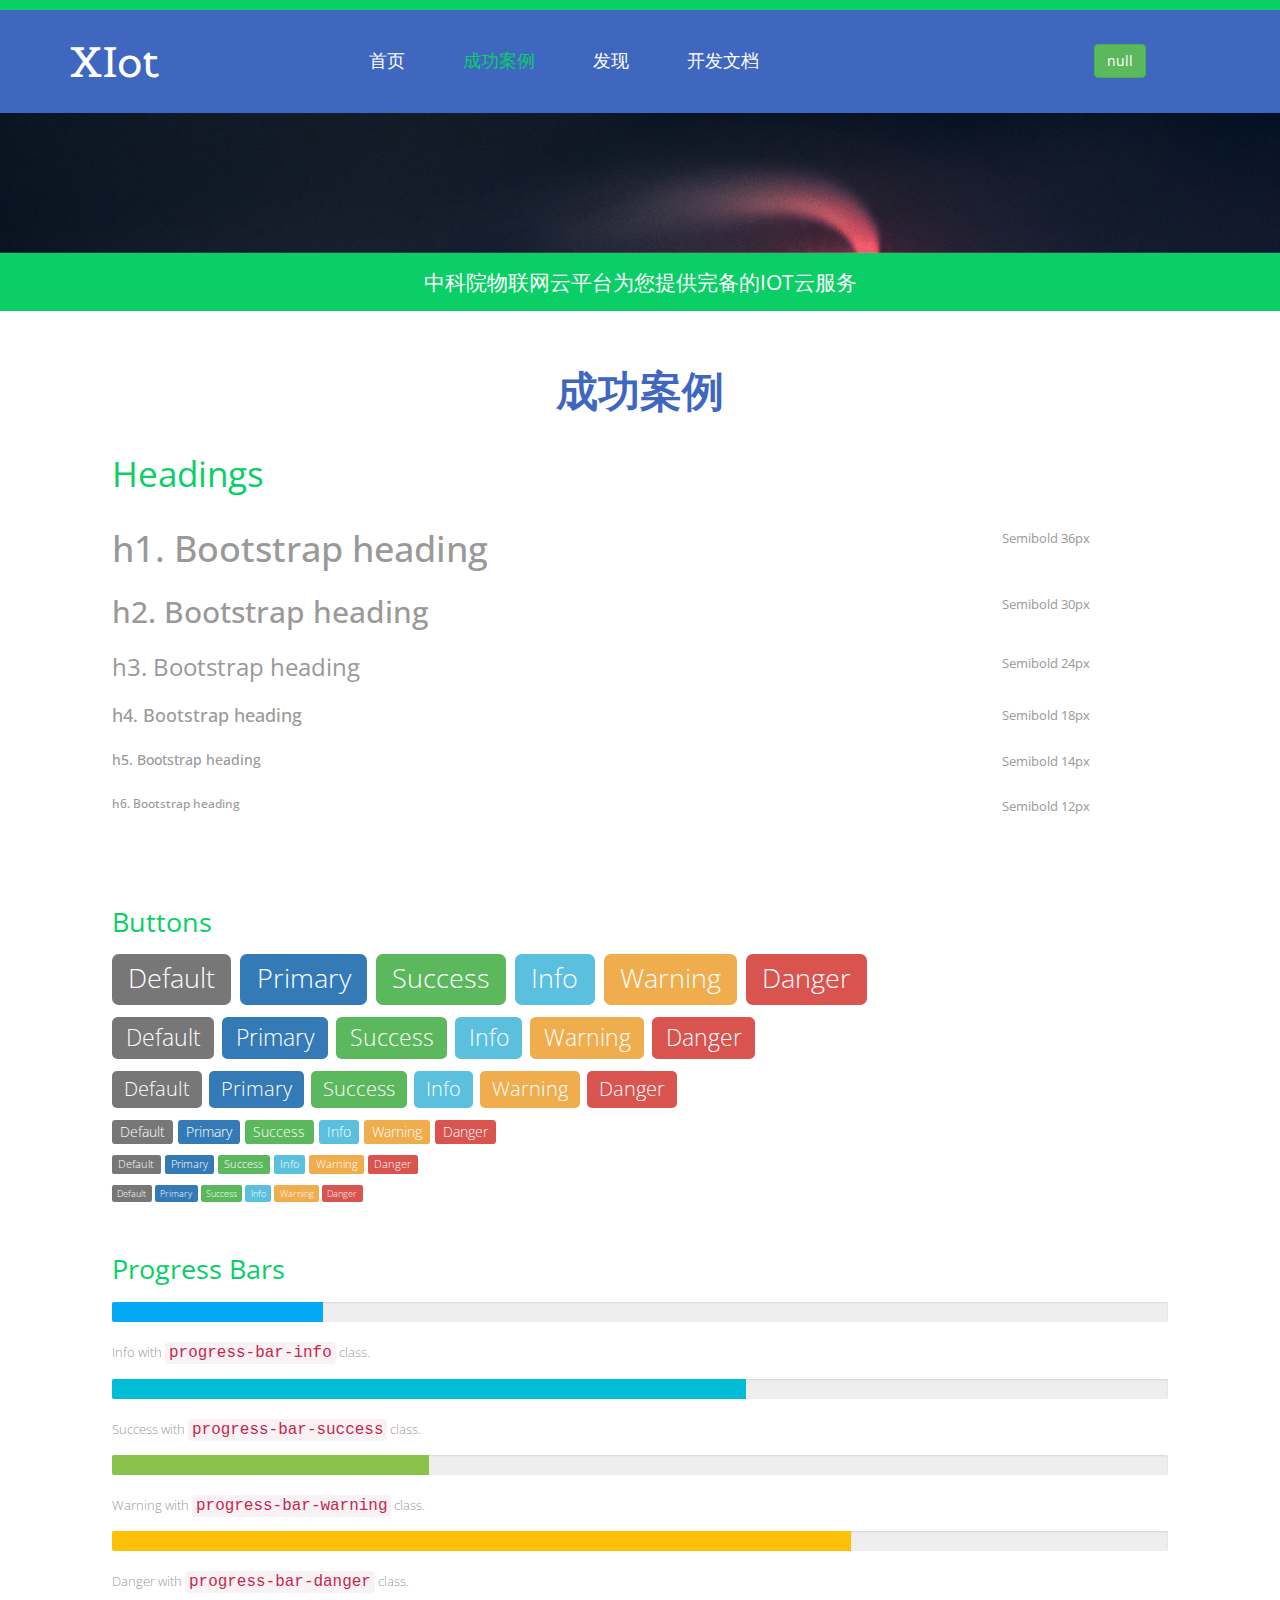
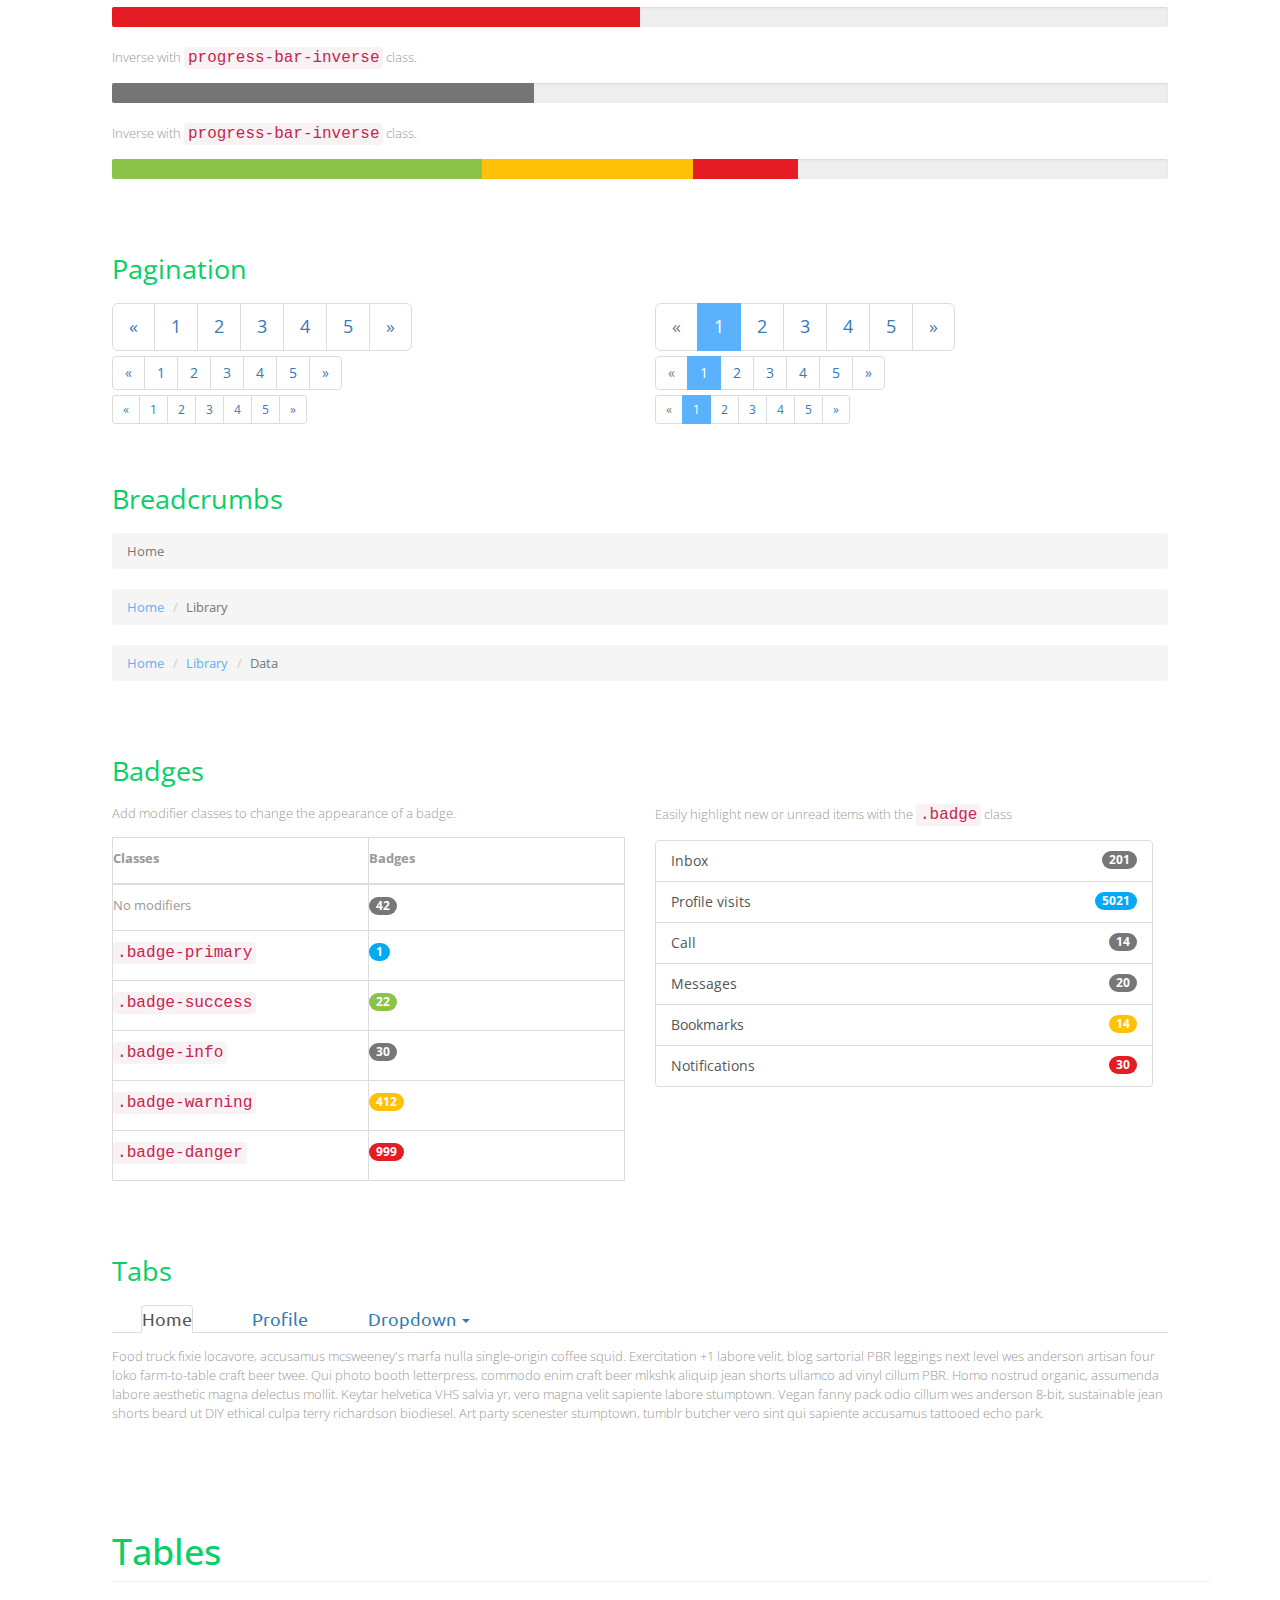
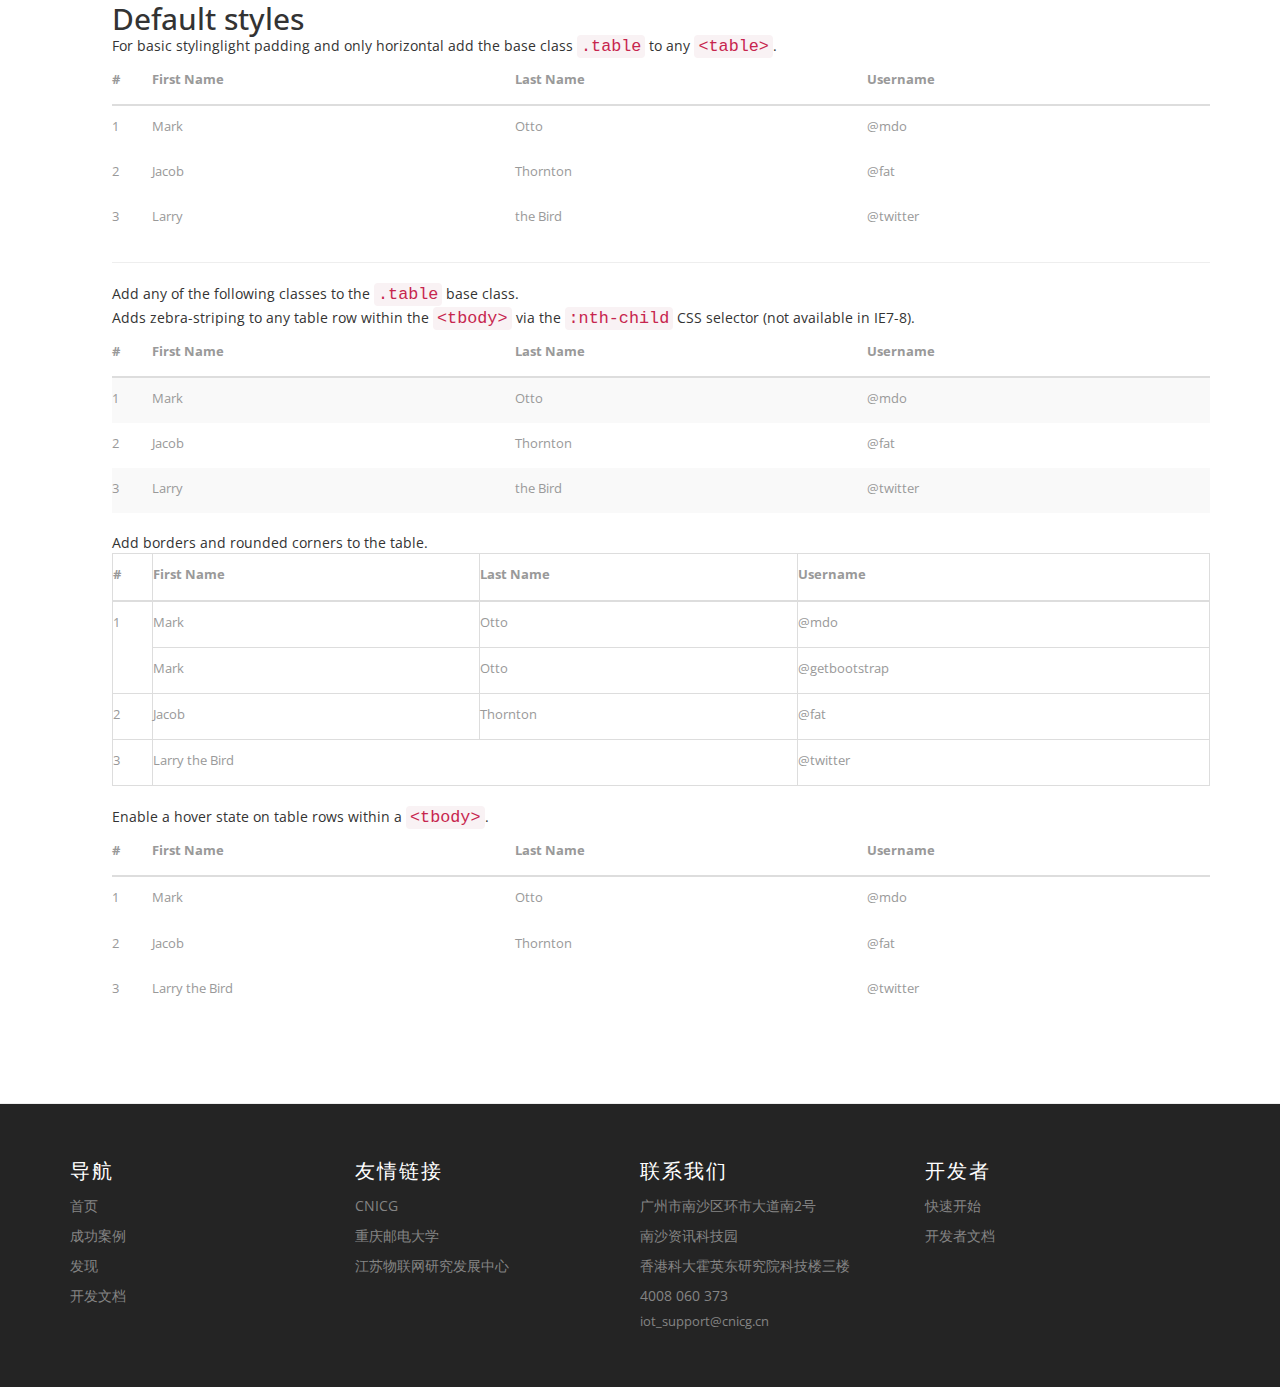
<file: case.html>
<!DOCTYPE html>
<html>

<head>
    <title>成功案例</title>
    <!--css-->
    <link href="css/bootstrap.css" rel="stylesheet">
    <link href="css/style.css" rel="stylesheet" type="text/css" media="all" />
    <!--/css-->
    <!-- for-mobile-apps -->
    <meta name="viewport" content="width=device-width, initial-scale=1">
    <meta http-equiv="Content-Type" content="text/html; charset=utf-8" />
    <meta name="keywords" content="Mechanical Responsive web template, Bootstrap Web Templates, Flat Web Templates, Andriod Compatible web template, 
Smartphone Compatible web template, free webdesigns for Nokia, Samsung, LG, SonyErricsson, Motorola web design" />
    <script type="application/x-javascript">
        addEventListener("load", function() {
            setTimeout(hideURLbar, 0);
        }, false);

        function hideURLbar() {
            window.scrollTo(0, 1);
        }
    </script>
    <!-- //for-mobile-apps -->
    <!-- js -->
    <script src="js/jquery.min.js">
    </script>
    <script src="js/bootstrap.js"></script>
    <script type="text/javascript" src="js/move-top.js"></script>
    <script type="text/javascript" src="js/easing.js"></script>
    <!-- /js -->
    <!--fonts-->
    <link href='http://fonts.useso.com/css?family=Belgrano' rel='stylesheet' type='text/css'>
    <link href='http://fonts.useso.com/css?family=Ubuntu:300,400,500,700,300italic,400italic,500italic,700italic' rel='stylesheet' type='text/css'>
    <link href='http://fonts.useso.com/css?family=Open+Sans:300italic,400italic,600italic,700italic,800italic,700,300,600,800,400' rel='stylesheet' type='text/css'>
    <!--/fonts-->
    <!--script-->
    <script type="text/javascript">
        jQuery(document).ready(function($) {
            $(".scroll").click(function(event) {
                event.preventDefault();
                $('html,body').animate({
                    scrollTop: $(this.hash).offset().top
                }, 900);
            });
        });
    </script>
    <!--/script-->
</head>

<body>
    <!--header-->
    <div class="header">
        <div class="header-nav">
            <div class="container">
                <div class="logo">
                    <a href="index.html">
                        <h1>XIot</h1>
                    </a>
                </div>
                <div class="navigation">
                    <nav class="navbar navbar-default">
                        <div class="navbar-header">
                            <button type="button" class="navbar-toggle collapsed" data-toggle="collapse" data-target="#bs-example-navbar-collapse-1">
						<span class="sr-only">Toggle navigation</span>
						<span class="icon-bar"> </span>
						<span class="icon-bar"> </span>
						<span class="icon-bar"> </span>
					  </button>
                        </div>
                        <div class="collapse navbar-collapse nav-wil" id="bs-example-navbar-collapse-1">
                            <ul class="nav navbar-nav">
                                <li>
                                    <a id="index">首页</a>
                                </li>
                                <li class="active">
                                    <a id="case">成功案例 <span class="sr-only">(current)</span></a>
                                </li>
                                <li>
                                    <a id="discover">发现</a>
                                </li>
                                <li>
                                    <a id="doc">开发文档</a>
                                </li>
                            </ul>
                            <div class="clearfix"> </div>
                        </div>
                        <!-- /.navbar-collapse -->
                    </nav>
                </div>
                <div class="lrbutton">
                    <a class="btn btn-primary" href="login.html">登录</a>
                    <a class="btn btn-default" href="register.html">注册</a>
                </div>
                <div class="dropdown hidden" id="usercenter">
                    <button id="username" class="btn btn-success" type="button" data-toggle="dropdown" aria-haspopup="true" aria-expanded="false">
   							<span class="caret"></span>
  							</button>
                    <ul class="dropdown-menu" role="menu" aria-labelledby="dLabel">
                        <li><a id="devcenter">开发者中心</a></li>
                        <li><a id="infoedit">个人资料</a></li>
                        <li><a id="setting">安全设置</a></li>
                        <li><a id="logout">退出登录</a></li>
                    </ul>
                </div>
            </div>
        </div>
    </div>
    <!-- script-for-menu -->
    <script>
        $("span.menu").click(function() {
            $(".top-nav ul").slideToggle("slow", function() {});
        });
    </script>
    <!-- script-for-menu -->
    <div class="banner-left">
        <div class="banner-title">
            <div id="top" class="callbacks_container">
                <ul class="rslides" id="slider3">
                    <li>
                        <div class="banner2 banner5">
                        </div>
                    </li>
                </ul>
            </div>
            <div class="clearfix"> </div>
        </div>
    </div>
    <div class="banner-bottom-strip">
        <div class="container">
            <p>中科院物联网云平台为您提供完备的IOT云服务</p>
        </div>
    </div>
    <!--inner-page-about-->
    <div class="services">
        <div class="container">
            <h3>成功案例</h3>
            <div class="typrography">
                <div class="grid_3 grid_4">
                    <h3>Headings</h3>
                    <div class="bs-example">
                        <table class="table">
                            <tbody>
                                <tr>
                                    <td>
                                        <h1 id="h1.-bootstrap-heading">h1. Bootstrap heading<a class="anchorjs-link" href="#h1.-bootstrap-heading"><span class="anchorjs-icon"></span></a></h1>
                                    </td>
                                    <td class="type-info">Semibold 36px</td>
                                </tr>
                                <tr>
                                    <td>
                                        <h2 id="h2.-bootstrap-heading">h2. Bootstrap heading<a class="anchorjs-link" href="#h2.-bootstrap-heading"><span class="anchorjs-icon"></span></a></h2>
                                    </td>
                                    <td class="type-info">Semibold 30px</td>
                                </tr>
                                <tr>
                                    <td>
                                        <h3 id="h3.-bootstrap-heading">h3. Bootstrap heading<a class="anchorjs-link" href="#h3.-bootstrap-heading"><span class="anchorjs-icon"></span></a></h3>
                                    </td>
                                    <td class="type-info">Semibold 24px</td>
                                </tr>
                                <tr>
                                    <td>
                                        <h4 id="h4.-bootstrap-heading">h4. Bootstrap heading<a class="anchorjs-link" href="#h4.-bootstrap-heading"><span class="anchorjs-icon"></span></a></h4>
                                    </td>
                                    <td class="type-info">Semibold 18px</td>
                                </tr>
                                <tr>
                                    <td>
                                        <h5 id="h5.-bootstrap-heading">h5. Bootstrap heading<a class="anchorjs-link" href="#h5.-bootstrap-heading"><span class="anchorjs-icon"></span></a></h5>
                                    </td>
                                    <td class="type-info">Semibold 14px</td>
                                </tr>
                                <tr>
                                    <td>
                                        <h6>h6. Bootstrap heading</h6>
                                    </td>
                                    <td class="type-info">Semibold 12px</td>
                                </tr>
                            </tbody>
                        </table>
                    </div>
                </div>
                <div class="grid_3 grid_5">
                    <h3>Buttons</h3>
                    <h1>
                        <a href="#"><span class="label label-default">Default</span></a>
                        <a href="#"><span class="label label-primary">Primary</span></a>
                        <a href="#"><span class="label label-success">Success</span></a>
                        <a href="#"><span class="label label-info">Info</span></a>
                        <a href="#"><span class="label label-warning">Warning</span></a>
                        <a href="#"><span class="label label-danger">Danger</span></a>
                    </h1>
                    <h2>
                        <a href="#"><span class="label label-default">Default</span></a>
                        <a href="#"><span class="label label-primary">Primary</span></a>
                        <a href="#"><span class="label label-success">Success</span></a>
                        <a href="#"><span class="label label-info">Info</span></a>
                        <a href="#"><span class="label label-warning">Warning</span></a>
                        <a href="#"><span class="label label-danger">Danger</span></a>
                    </h2>
                    <h3>
                        <a href="#"><span class="label label-default">Default</span></a>
                        <a href="#"><span class="label label-primary">Primary</span></a>
                        <a href="#"><span class="label label-success">Success</span></a>
                        <a href="#"><span class="label label-info">Info</span></a>
                        <a href="#"><span class="label label-warning">Warning</span></a>
                        <a href="#"><span class="label label-danger">Danger</span></a>
                    </h3>
                    <h4 class="typ1">
                        <a href="#"><span class="label label-default">Default</span></a>
                        <a href="#"><span class="label label-primary">Primary</span></a>
                        <a href="#"><span class="label label-success">Success</span></a>
                        <a href="#"><span class="label label-info">Info</span></a>
                        <a href="#"><span class="label label-warning">Warning</span></a>
                        <a href="#"><span class="label label-danger">Danger</span></a>
                    </h4>
                    <h5 class="typ1">
                        <a href="#"><span class="label label-default">Default</span></a>
                        <a href="#"><span class="label label-primary">Primary</span></a>
                        <a href="#"><span class="label label-success">Success</span></a>
                        <a href="#"><span class="label label-info">Info</span></a>
                        <a href="#"><span class="label label-warning">Warning</span></a>
                        <a href="#"><span class="label label-danger">Danger</span></a>
                    </h5>
                    <h6 class="typ1">
                        <a href="#"><span class="label label-default">Default</span></a>
                        <a href="#"><span class="label label-primary">Primary</span></a>
                        <a href="#"><span class="label label-success">Success</span></a>
                        <a href="#"><span class="label label-info">Info</span></a>
                        <a href="#"><span class="label label-warning">Warning</span></a>
                        <a href="#"><span class="label label-danger">Danger</span></a>
                    </h6>
                </div>
                <div class="grid_3 grid_5">
                    <h3>Progress Bars</h3>
                    <div class="tab-content">
                        <div class="tab-pane active" id="domprogress">
                            <div class="progress">
                                <div class="progress-bar progress-bar-primary" style="width: 20%"></div>
                            </div>
                            <p>Info with <code>progress-bar-info</code> class.</p>
                            <div class="progress">
                                <div class="progress-bar progress-bar-info" style="width: 60%"></div>
                            </div>
                            <p>Success with <code>progress-bar-success</code> class.</p>
                            <div class="progress">
                                <div class="progress-bar progress-bar-success" style="width: 30%"></div>
                            </div>
                            <p>Warning with <code>progress-bar-warning</code> class.</p>
                            <div class="progress">
                                <div class="progress-bar progress-bar-warning" style="width: 70%"></div>
                            </div>
                            <p>Danger with <code>progress-bar-danger</code> class.</p>
                            <div class="progress">
                                <div class="progress-bar progress-bar-danger" style="width: 50%"></div>
                            </div>
                            <p>Inverse with <code>progress-bar-inverse</code> class.</p>
                            <div class="progress">
                                <div class="progress-bar progress-bar-inverse" style="width: 40%"></div>
                            </div>
                            <p>Inverse with <code>progress-bar-inverse</code> class.</p>
                            <div class="progress">
                                <div class="progress-bar progress-bar-success" style="width: 35%"><span class="sr-only">35% Complete (success)</span></div>
                                <div class="progress-bar progress-bar-warning" style="width: 20%"><span class="sr-only">20% Complete (warning)</span></div>
                                <div class="progress-bar progress-bar-danger" style="width: 10%"><span class="sr-only">10% Complete (danger)</span></div>
                            </div>
                        </div>
                    </div>
                </div>
                <div class="grid_3 grid_5">
                    <h3>Pagination</h3>
                    <div class="col-md-6 page_nation">
                        <nav>
                            <ul class="pagination pagination-lg">
                                <li><a href="#" aria-label="Previous"><span aria-hidden="true">«</span></a></li>
                                <li><a href="#">1</a></li>
                                <li><a href="#">2</a></li>
                                <li><a href="#">3</a></li>
                                <li><a href="#">4</a></li>
                                <li><a href="#">5</a></li>
                                <li><a href="#" aria-label="Next"><span aria-hidden="true">»</span></a></li>
                            </ul>
                        </nav>
                        <nav>
                            <ul class="pagination">
                                <li><a href="#" aria-label="Previous"><span aria-hidden="true">«</span></a></li>
                                <li><a href="#">1</a></li>
                                <li><a href="#">2</a></li>
                                <li><a href="#">3</a></li>
                                <li><a href="#">4</a></li>
                                <li><a href="#">5</a></li>
                                <li><a href="#" aria-label="Next"><span aria-hidden="true">»</span></a></li>
                            </ul>
                        </nav>
                        <nav>
                            <ul class="pagination pagination-sm">
                                <li><a href="#" aria-label="Previous"><span aria-hidden="true">«</span></a></li>
                                <li><a href="#">1</a></li>
                                <li><a href="#">2</a></li>
                                <li><a href="#">3</a></li>
                                <li><a href="#">4</a></li>
                                <li><a href="#">5</a></li>
                                <li><a href="#" aria-label="Next"><span aria-hidden="true">»</span></a></li>
                            </ul>
                        </nav>
                    </div>
                    <div class="col-md-6">
                        <ul class="pagination pagination-lg">
                            <li class="disabled"><a href="#"><span aria-hidden="true">«</span></i></a></li>
                            <li class="active"><a href="#">1</a></li>
                            <li><a href="#">2</a></li>
                            <li><a href="#">3</a></li>
                            <li><a href="#">4</a></li>
                            <li><a href="#">5</a></li>
                            <li><a href="#" aria-label="Next"><span aria-hidden="true">»</span></a></li>
                        </ul>
                        <nav>
                            <ul class="pagination">
                                <li class="disabled"><a href="#" aria-label="Previous"><span aria-hidden="true">«</span></a></li>
                                <li class="active"><a href="#">1 <span class="sr-only">(current)</span></a></li>
                                <li><a href="#">2</a></li>
                                <li><a href="#">3</a></li>
                                <li><a href="#">4</a></li>
                                <li><a href="#">5</a></li>
                                <li><a href="#" aria-label="Next"><span aria-hidden="true">»</span></a></li>
                            </ul>
                        </nav>
                        <ul class="pagination pagination-sm">
                            <li class="disabled"><a href="#"><span aria-hidden="true">«</span></i></a></li>
                            <li class="active"><a href="#">1</a></li>
                            <li><a href="#">2</a></li>
                            <li><a href="#">3</a></li>
                            <li><a href="#">4</a></li>
                            <li><a href="#">5</a></li>
                            <li><a href="#" aria-label="Next"><span aria-hidden="true">»</span></a></li>
                        </ul>
                    </div>
                    <div class="clearfix"> </div>
                </div>
                <div class="grid_3 grid_5">
                    <h3>Breadcrumbs</h3>
                    <ol class="breadcrumb">
                        <li class="active">Home</li>
                    </ol>
                    <ol class="breadcrumb">
                        <li><a href="#">Home</a></li>
                        <li class="active">Library</li>
                    </ol>
                    <ol class="breadcrumb">
                        <li><a href="#">Home</a></li>
                        <li><a href="#">Library</a></li>
                        <li class="active">Data</li>
                    </ol>
                </div>
                <div class="grid_3 grid_5">
                    <h3>Badges</h3>
                    <div class="col-md-6 badges-Info1">
                        <p>Add modifier classes to change the appearance of a badge.</p>
                        <table class="table table-bordered">
                            <thead>
                                <tr>
                                    <th width="50%">Classes</th>
                                    <th width="50%">Badges</th>
                                </tr>
                            </thead>
                            <tbody>
                                <tr>
                                    <td>No modifiers</td>
                                    <td><span class="badge">42</span></td>
                                </tr>
                                <tr>
                                    <td><code>.badge-primary</code></td>
                                    <td><span class="badge badge-primary">1</span></td>
                                </tr>
                                <tr>
                                    <td><code>.badge-success</code></td>
                                    <td><span class="badge badge-success">22</span></td>
                                </tr>
                                <tr>
                                    <td><code>.badge-info</code></td>
                                    <td><span class="badge badge-info">30</span></td>
                                </tr>
                                <tr>
                                    <td><code>.badge-warning</code></td>
                                    <td><span class="badge badge-warning">412</span></td>
                                </tr>
                                <tr>
                                    <td><code>.badge-danger</code></td>
                                    <td><span class="badge badge-danger">999</span></td>
                                </tr>
                            </tbody>
                        </table>
                    </div>
                    <div class="col-md-6">
                        <p>Easily highlight new or unread items with the <code>.badge</code> class</p>
                        <div class="list-group list-group-alternate">
                            <a href="#" class="list-group-item"><span class="badge">201</span> <i class="ti ti-email"></i> Inbox </a>
                            <a href="#" class="list-group-item"><span class="badge badge-primary">5021</span> <i class="ti ti-eye"></i> Profile visits </a>
                            <a href="#" class="list-group-item"><span class="badge">14</span> <i class="ti ti-headphone-alt"></i> Call </a>
                            <a href="#" class="list-group-item"><span class="badge">20</span> <i class="ti ti-comments"></i> Messages </a>
                            <a href="#" class="list-group-item"><span class="badge badge-warning">14</span> <i class="ti ti-bookmark"></i> Bookmarks </a>
                            <a href="#" class="list-group-item"><span class="badge badge-danger">30</span> <i class="ti ti-bell"></i> Notifications </a>
                        </div>
                    </div>
                    <div class="clearfix"> </div>
                </div>
                <div class="grid_3 grid_5">
                    <h3>Tabs</h3>
                    <div class="bs-example bs-example-tabs" role="tabpanel" data-example-id="togglable-tabs">
                        <ul id="myTab" class="nav nav-tabs" role="tablist">
                            <li role="presentation" class="active"><a href="#home" id="home-tab" role="tab" data-toggle="tab" aria-controls="home" aria-expanded="true">Home</a></li>
                            <li role="presentation" class=""><a href="#profile" role="tab" id="profile-tab" data-toggle="tab" aria-controls="profile" aria-expanded="false">Profile</a></li>
                            <li role="presentation" class="dropdown">
                                <a href="#" id="myTabDrop1" class="dropdown-toggle" data-toggle="dropdown" aria-controls="myTabDrop1-contents" aria-expanded="false">Dropdown <span class="caret"></span></a>
                                <ul class="dropdown-menu" role="menu" aria-labelledby="myTabDrop1" id="myTabDrop1-contents">
                                    <li><a href="#dropdown1" tabindex="-1" role="tab" id="dropdown1-tab" data-toggle="tab" aria-controls="dropdown1">@fat</a></li>
                                    <li><a href="#dropdown2" tabindex="-1" role="tab" id="dropdown2-tab" data-toggle="tab" aria-controls="dropdown2">@mdo</a></li>
                                </ul>
                            </li>
                        </ul>
                        <div id="myTabContent" class="tab-content">
                            <div role="tabpanel" class="tab-pane fade" id="home" aria-labelledby="home-tab">
                                <p>Raw denim you probably haven't heard of them jean shorts Austin. Nesciunt tofu stumptown aliqua, retro synth master cleanse. Mustache cliche tempor, williamsburg carles vegan helvetica. Reprehenderit butcher retro keffiyeh
                                    dreamcatcher synth. Cosby sweater eu banh mi, qui irure terry richardson ex squid. Aliquip placeat salvia cillum iphone. Seitan aliquip quis cardigan american apparel, butcher voluptate nisi qui.</p>
                            </div>
                            <div role="tabpanel" class="tab-pane fade active in" id="profile" aria-labelledby="profile-tab">
                                <p>Food truck fixie locavore, accusamus mcsweeney's marfa nulla single-origin coffee squid. Exercitation +1 labore velit, blog sartorial PBR leggings next level wes anderson artisan four loko farm-to-table craft beer twee.
                                    Qui photo booth letterpress, commodo enim craft beer mlkshk aliquip jean shorts ullamco ad vinyl cillum PBR. Homo nostrud organic, assumenda labore aesthetic magna delectus mollit. Keytar helvetica VHS salvia yr, vero
                                    magna velit sapiente labore stumptown. Vegan fanny pack odio cillum wes anderson 8-bit, sustainable jean shorts beard ut DIY ethical culpa terry richardson biodiesel. Art party scenester stumptown, tumblr butcher vero
                                    sint qui sapiente accusamus tattooed echo park.
                                </p>
                            </div>
                            <div role="tabpanel" class="tab-pane fade" id="dropdown1" aria-labelledby="dropdown1-tab">
                                <p>Etsy mixtape wayfarers, ethical wes anderson tofu before they sold out mcsweeney's organic lomo retro fanny pack lo-fi farm-to-table readymade. Messenger bag gentrify pitchfork tattooed craft beer, iphone skateboard locavore
                                    carles etsy salvia banksy hoodie helvetica. DIY synth PBR banksy irony. Leggings gentrify squid 8-bit cred pitchfork. Williamsburg banh mi whatever gluten-free, carles pitchfork biodiesel fixie etsy retro mlkshk vice
                                    blog. Scenester cred you probably haven't heard of them, vinyl craft beer blog stumptown. Pitchfork sustainable tofu synth chambray yr.
                                </p>
                            </div>
                            <div role="tabpanel" class="tab-pane fade" id="dropdown2" aria-labelledby="dropdown2-tab">
                                <p>Trust fund seitan letterpress, keytar raw denim keffiyeh etsy art party before they sold out master cleanse gluten-free squid scenester freegan cosby sweater. Fanny pack portland seitan DIY, art party locavore wolf cliche
                                    high life echo park Austin. Cred vinyl keffiyeh DIY salvia PBR, banh mi before they sold out farm-to-table VHS viral locavore cosby sweater. Lomo wolf viral, mustache readymade thundercats keffiyeh craft beer marfa
                                    ethical. Wolf salvia freegan, sartorial keffiyeh echo park vegan.</p>
                            </div>
                        </div>
                    </div>
                </div>
                <section id="tables">
                    <div class="page-header">
                        <h1>Tables</h1>
                    </div>
                    <h2>Default styles</h2>
                    <p>For basic stylinglight padding and only horizontal add the base class <code>.table</code> to any <code>&lt;table&gt;</code>.</p>
                    <div class="bs-docs-example">
                        <table class="table">
                            <thead>
                                <tr>
                                    <th>#</th>
                                    <th>First Name</th>
                                    <th>Last Name</th>
                                    <th>Username</th>
                                </tr>
                            </thead>
                            <tbody>
                                <tr>
                                    <td>1</td>
                                    <td>Mark</td>
                                    <td>Otto</td>
                                    <td>@mdo</td>
                                </tr>
                                <tr>
                                    <td>2</td>
                                    <td>Jacob</td>
                                    <td>Thornton</td>
                                    <td>@fat</td>
                                </tr>
                                <tr>
                                    <td>3</td>
                                    <td>Larry</td>
                                    <td>the Bird</td>
                                    <td>@twitter</td>
                                </tr>
                            </tbody>
                        </table>
                    </div>
                    <hr class="bs-docs-separator">
                    <p>Add any of the following classes to the <code>.table</code> base class.</p>
                    <p>Adds zebra-striping to any table row within the <code>&lt;tbody&gt;</code> via the <code>:nth-child</code> CSS selector (not available in IE7-8).</p>
                    <div class="bs-docs-example">
                        <table class="table table-striped">
                            <thead>
                                <tr>
                                    <th>#</th>
                                    <th>First Name</th>
                                    <th>Last Name</th>
                                    <th>Username</th>
                                </tr>
                            </thead>
                            <tbody>
                                <tr>
                                    <td>1</td>
                                    <td>Mark</td>
                                    <td>Otto</td>
                                    <td>@mdo</td>
                                </tr>
                                <tr>
                                    <td>2</td>
                                    <td>Jacob</td>
                                    <td>Thornton</td>
                                    <td>@fat</td>
                                </tr>
                                <tr>
                                    <td>3</td>
                                    <td>Larry</td>
                                    <td>the Bird</td>
                                    <td>@twitter</td>
                                </tr>
                            </tbody>
                        </table>
                    </div>
                    <p>Add borders and rounded corners to the table.</p>
                    <div class="bs-docs-example">
                        <table class="table table-bordered">
                            <thead>
                                <tr>
                                    <th>#</th>
                                    <th>First Name</th>
                                    <th>Last Name</th>
                                    <th>Username</th>
                                </tr>
                            </thead>
                            <tbody>
                                <tr>
                                    <td rowspan="2">1</td>
                                    <td>Mark</td>
                                    <td>Otto</td>
                                    <td>@mdo</td>
                                </tr>
                                <tr>
                                    <td>Mark</td>
                                    <td>Otto</td>
                                    <td>@getbootstrap</td>
                                </tr>
                                <tr>
                                    <td>2</td>
                                    <td>Jacob</td>
                                    <td>Thornton</td>
                                    <td>@fat</td>
                                </tr>
                                <tr>
                                    <td>3</td>
                                    <td colspan="2">Larry the Bird</td>
                                    <td>@twitter</td>
                                </tr>
                            </tbody>
                        </table>
                    </div>
                    <p>Enable a hover state on table rows within a <code>&lt;tbody&gt;</code>.</p>
                    <div class="bs-docs-example">
                        <table class="table table-hover">
                            <thead>
                                <tr>
                                    <th>#</th>
                                    <th>First Name</th>
                                    <th>Last Name</th>
                                    <th>Username</th>
                                </tr>
                            </thead>
                            <tbody>
                                <tr>
                                    <td>1</td>
                                    <td>Mark</td>
                                    <td>Otto</td>
                                    <td>@mdo</td>
                                </tr>
                                <tr>
                                    <td>2</td>
                                    <td>Jacob</td>
                                    <td>Thornton</td>
                                    <td>@fat</td>
                                </tr>
                                <tr>
                                    <td>3</td>
                                    <td colspan="2">Larry the Bird</td>
                                    <td>@twitter</td>
                                </tr>
                            </tbody>
                        </table>
                    </div>
            </div>
        </div>
    </div>
    </div>
    </div>
    <!--/inner-page-about-->
    <div class="footer">
        <div class="container">
            <div class="col-md-3 ftr_navi ftr">
                <h3>导航</h3>
                <ul>
                    <li>
                        <a href="index.html">首页</a>
                    </li>
                    <li>
                        <a href="case.html">成功案例</a>
                    </li>
                    <li>
                        <a href="discover.html">发现</a>
                    </li>
                    <li>
                        <a href="doc.html">开发文档</a>
                    </li>
                </ul>
            </div>
            <div class="col-md-3 ftr_navi ftr">
                <h3>友情链接</h3>
                <ul>
                    <li>
                        <a href="https://cnicg.cn/index.html">CNICG</a>
                    </li>
                    <li>
                        <a href="http://www.cqupt.edu.cn/cqupt/index.shtml">重庆邮电大学</a>
                    </li>
                    <li>
                        <a href="http://www.ciotc.org/">江苏物联网研究发展中心 </a>
                    </li>
                </ul>
            </div>
            <div class="col-md-3 get_in_touch ftr">
                <h3>联系我们</h3>
                <p>广州市南沙区环市大道南2号</p>
                <p>南沙资讯科技园</p>
                <p>香港科大霍英东研究院科技楼三楼</p>
                <p>4008 060 373</p>
                <a href="mailto:iot_support@cnicg.cn">iot_support@cnicg.cn</a>
            </div>
            <div class="col-md-3 get_in_touch ftr">
                <h3>开发者</h3>
                <p>快速开始</p>
                <p>开发者文档</p>
            </div>
            <div class="clearfix"> </div>
        </div>
    </div>
    <!---End-container---->
    <!---->
    <script type="text/javascript">
        $(document).ready(function() {
            /*
            var defaults = {
            containerID: 'toTop', // fading element id
            containerHoverID: 'toTopHover', // fading element hover id
            scrollSpeed: 1200,
            easingType: 'linear' 
            };
            */
            $().UItoTop({
                easingType: 'easeOutQuart'
            });
        });

        function GetQueryString(name) {
            var reg = new RegExp("(^|&)" + name + "=([^&]*)(&|$)", "i");
            var r = window.location.search.substr(1).match(reg);
            if (r != null) return (r[2]);
            return null;
        }
        var userName = GetQueryString("userName");
        var role = GetQueryString("role");
        console.log(userName, role);
        if ((userName != "null") && (userName != "")) {
            $(".lrbutton").addClass("hidden");
            $("#usercenter").removeClass("hidden");
            $("#username").text(userName);
        }

        $("#index").click(function() {
            window.location.href = "index.html?role=" + role + "&userName=" + userName;
        })
        $("#case").click(function() {
            window.location.href = "case.html?role=" + role + "&userName=" + userName;
        })
        $("#discover").click(function() {
            window.location.href = "discover.html?role=" + role + "&userName=" + userName;
        })
        $("#doc").click(function() {
            window.location.href = "doc.html?role=" + role + "&userName=" + userName;
        })

        $("#devcenter").click(function() {
            window.location.href = "product.html?userName=" + userName;
        })

        $("#infoedit").click(function() {
            if (role == 0) {
                window.location.href = "perinfo.html?userName=" + userName;
            } else if (role == 1) {
                window.location.href = "cominfo.html?userName=" + userName;
            }
        })
        $("#setting").click(function() {
            window.location.href = "settings.html?userName=" + userName;
        })
        $("#logout").click(function() {
            $.ajax({
                type: "post",
                url: "user/logout",
                async: true,
                success: function(data) {
                    window.location.href = "index.html";
                }
            });
        })
    </script>
    <a href="#to-top" id="toTop" style="display: block;"> <span id="toTopHover" style="opacity: 1;"> </span></a>
    <!---->
</body>

</html>
</file>
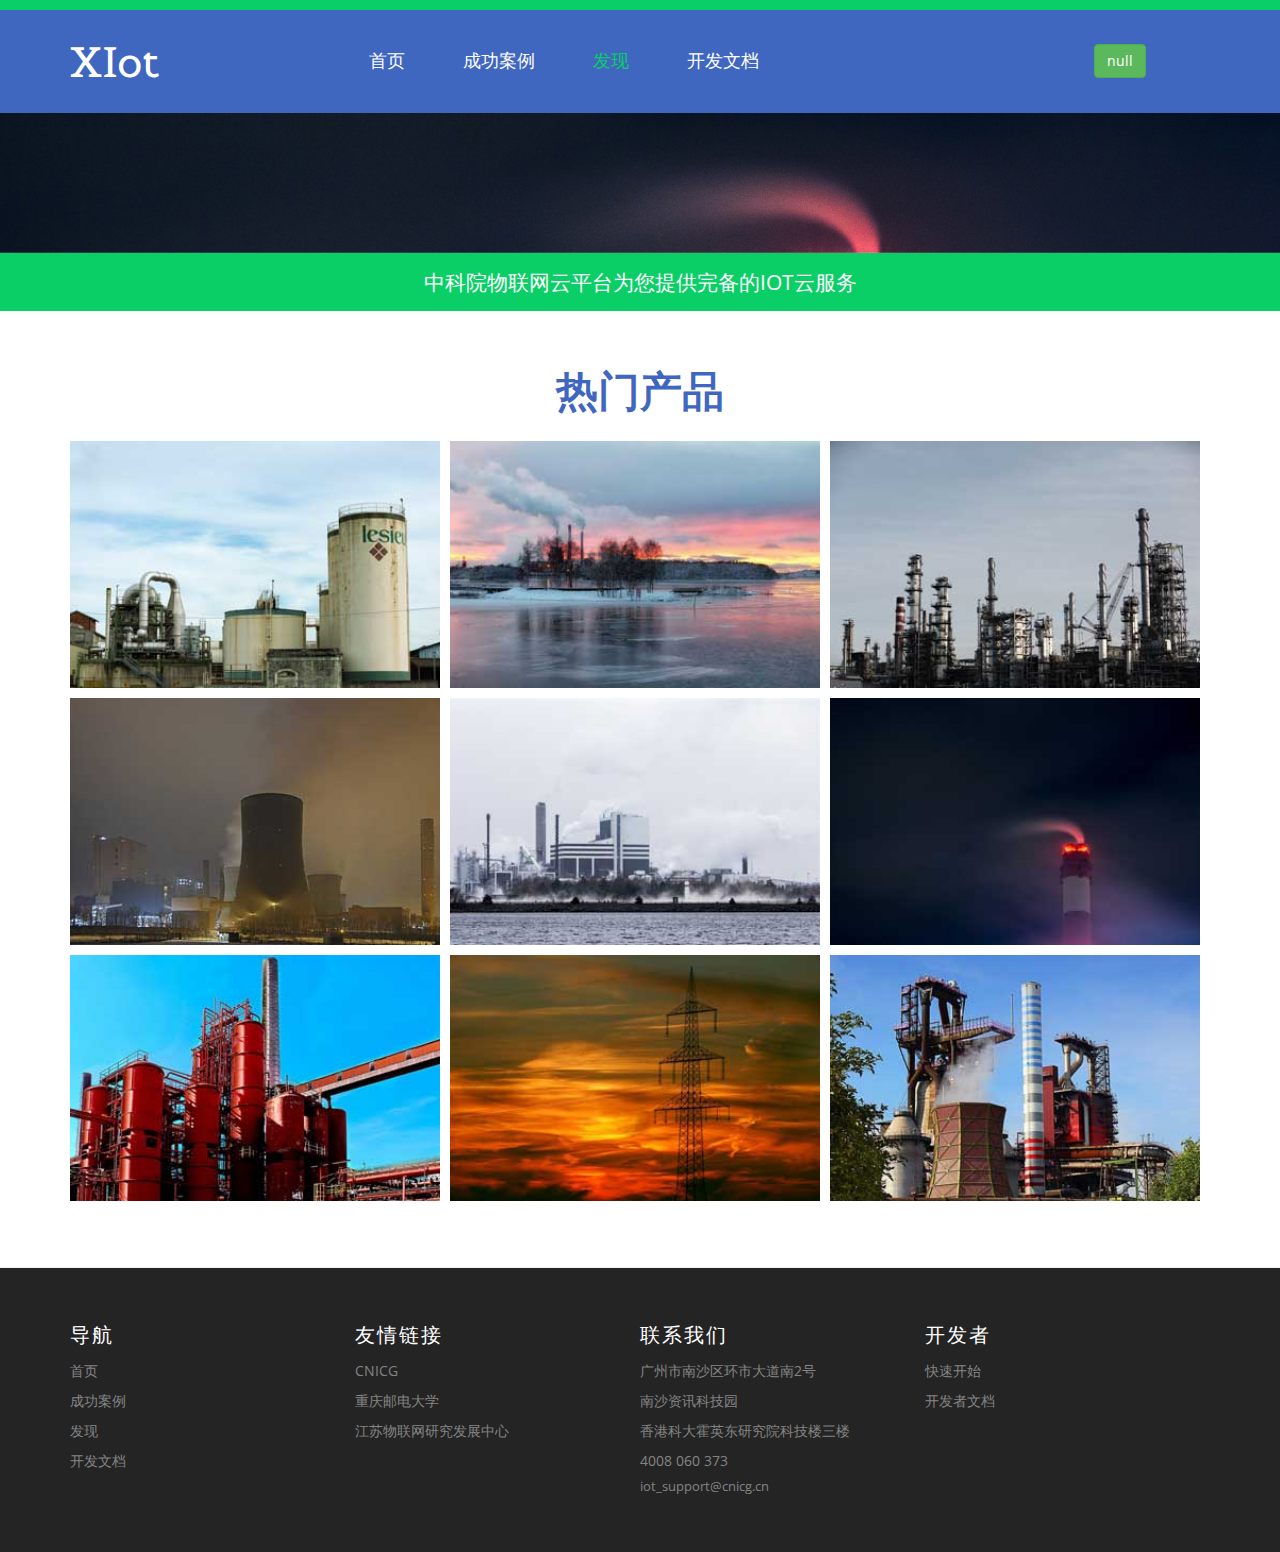
<file: discover.html>
<!DOCTYPE html>
<html>

<head>
    <title>发现</title>
    <!--css-->
    <link href="css/bootstrap.css" rel="stylesheet">
    <link href="css/style.css" rel="stylesheet" type="text/css" media="all" />
    <!--/css-->
    <!-- for-mobile-apps -->
    <meta name="viewport" content="width=device-width, initial-scale=1">
    <meta http-equiv="Content-Type" content="text/html; charset=utf-8" />
    <meta name="keywords" content="Mechanical Responsive web template, Bootstrap Web Templates, Flat Web Templates, Andriod Compatible web template, 
Smartphone Compatible web template, free webdesigns for Nokia, Samsung, LG, SonyErricsson, Motorola web design" />
    <script type="application/x-javascript">
        addEventListener("load", function() {
            setTimeout(hideURLbar, 0);
        }, false);

        function hideURLbar() {
            window.scrollTo(0, 1);
        }
    </script>
    <!-- //for-mobile-apps -->
    <!-- js -->
    <script src="js/jquery.min.js">
    </script>
    <script src="js/bootstrap.js"></script>
    <script type="text/javascript" src="js/move-top.js"></script>
    <script type="text/javascript" src="js/easing.js"></script>
    <!-- /js -->
    <!--fonts-->
    <link href='http://fonts.useso.com/css?family=Belgrano' rel='stylesheet' type='text/css'>
    <link href='http://fonts.useso.com/css?family=Ubuntu:300,400,500,700,300italic,400italic,500italic,700italic' rel='stylesheet' type='text/css'>
    <link href='http://fonts.useso.com/css?family=Open+Sans:300italic,400italic,600italic,700italic,800italic,700,300,600,800,400' rel='stylesheet' type='text/css'>
    <!--/fonts-->
    <!--script-->
    <script type="text/javascript">
        jQuery(document).ready(function($) {
            $(".scroll").click(function(event) {
                event.preventDefault();
                $('html,body').animate({
                    scrollTop: $(this.hash).offset().top
                }, 900);
            });
        });
    </script>
    <!--/script-->
</head>

<body>
    <!--header-->
    <div class="header">
        <div class="header-nav">
            <div class="container">
                <div class="logo">
                    <a href="index.html">
                        <h1>XIot</h1>
                    </a>
                </div>
                <div class="navigation">
                    <nav class="navbar navbar-default">
                        <div class="navbar-header">
                            <button type="button" class="navbar-toggle collapsed" data-toggle="collapse" data-target="#bs-example-navbar-collapse-1">
						<span class="sr-only">Toggle navigation</span>
						<span class="icon-bar"> </span>
						<span class="icon-bar"> </span>
						<span class="icon-bar"> </span>
					  </button>
                        </div>
                        <div class="collapse navbar-collapse nav-wil" id="bs-example-navbar-collapse-1">
                            <ul class="nav navbar-nav">
                                <li>
                                    <a id="index">首页</a>
                                </li>
                                <li>
                                    <a id="case">成功案例</a>
                                </li>
                                <li class="active">
                                    <a id="discover">发现 <span class="sr-only">(current)</span></a>
                                </li>
                                <li>
                                    <a id="doc">开发文档</a>
                                </li>
                            </ul>
                            <div class="clearfix"> </div>
                        </div>
                        <!-- /.navbar-collapse -->
                    </nav>
                </div>
                <div class="lrbutton">
                    <a class="btn btn-primary" href="login.html">登录</a>
                    <a class="btn btn-default" href="register.html">注册</a>
                </div>
                <div class="dropdown hidden" id="usercenter">
                    <button id="username" class="btn btn-success" type="button" data-toggle="dropdown" aria-haspopup="true" aria-expanded="false">
   							<span class="caret"></span>
  							</button>
                    <ul class="dropdown-menu" role="menu" aria-labelledby="dLabel">
                        <li><a id="devcenter">开发者中心</a></li>
                        <li><a id="infoedit">个人资料</a></li>
                        <li><a id="setting">安全设置</a></li>
                        <li><a id="logout">退出登录</a></li>
                    </ul>
                </div>
            </div>
        </div>
    </div>
    <!-- script-for-menu -->
    <script>
        $("span.menu").click(function() {
            $(".top-nav ul").slideToggle("slow", function() {});
        });
    </script>
    <!-- script-for-menu -->
    <div class="banner-left">
        <div class="banner-title">
            <div id="top" class="callbacks_container">
                <ul class="rslides" id="slider3">
                    <li>
                        <div class="banner2 banner5">
                        </div>
                    </li>
                </ul>
            </div>
            <div class="clearfix"> </div>
        </div>
    </div>
    <div class="banner-bottom-strip">
        <div class="container">
            <p>中科院物联网云平台为您提供完备的IOT云服务</p>
        </div>
    </div>
    <!--inner-page-about-->
    <!--light-box-files -->
    <script src="js/jquery.chocolat.js"></script>
    <link rel="stylesheet" href="css/chocolat.css" type="text/css" media="screen" charset="utf-8" />
    <!--light-box-files -->
    <script type="text/javascript" charset="utf-8">
        $(function() {
            $('.moments-bottom a').Chocolat();
        });
    </script>
    <!--/light-box-files -->
    <div class="gallery">
        <div class="container">
            <h3>热门产品</h3>
            <div class="moments-bottom">
                <div class="moments-1">
                    <div class="col-md-4 moments-left">
                        <a href="images/10.jpg">
                            <img src="images/10.jpg" alt="name" />
                        </a>
                    </div>
                    <div class="col-md-4 moments-left">
                        <a href="images/14.jpg">
                            <img src="images/14.jpg" alt="name" />
                        </a>
                    </div>
                    <div class="col-md-4 moments-left">
                        <a href="images/15.jpg">
                            <img src="images/15.jpg" alt="name" />
                        </a>
                    </div>
                    <div class="clearfix"> </div>
                </div>
                <div class="moments-1">
                    <div class="col-md-4 moments-left">
                        <a href="images/16.jpg">
                            <img src="images/16.jpg" alt="name" />
                        </a>
                    </div>
                    <div class="col-md-4 moments-left">
                        <a href="images/17.jpg">
                            <img src="images/17.jpg" alt="name" />
                        </a>
                    </div>
                    <div class="col-md-4 moments-left">
                        <a href="images/18.jpg">
                            <img src="images/18.jpg" alt="name" />
                        </a>
                    </div>
                    <div class="clearfix"> </div>
                </div>
                <div class="moments-1">
                    <div class="col-md-4 moments-left">
                        <a href="images/19.jpg">
                            <img src="images/19.jpg" alt="name" />
                        </a>
                    </div>
                    <div class="col-md-4 moments-left">
                        <a href="images/20.jpg">
                            <img src="images/20.jpg" alt="name" />
                        </a>
                    </div>
                    <div class="col-md-4 moments-left">
                        <a href="images/22.jpg">
                            <img src="images/22.jpg" alt="name" />
                        </a>
                    </div>
                    <div class="clearfix"> </div>
                </div>
            </div>
        </div>
    </div>
    <!--/inner-page-about-->
    <div class="footer">
        <div class="container">
            <div class="col-md-3 ftr_navi ftr">
                <h3>导航</h3>
                <ul>
                    <li>
                        <a href="index.html">首页</a>
                    </li>
                    <li>
                        <a href="case.html">成功案例</a>
                    </li>
                    <li>
                        <a href="discover.html">发现</a>
                    </li>
                    <li>
                        <a href="doc.html">开发文档</a>
                    </li>
                </ul>
            </div>
            <div class="col-md-3 ftr_navi ftr">
                <h3>友情链接</h3>
                <ul>
                    <li>
                        <a href="https://cnicg.cn/index.html">CNICG</a>
                    </li>
                    <li>
                        <a href="http://www.cqupt.edu.cn/cqupt/index.shtml">重庆邮电大学</a>
                    </li>
                    <li>
                        <a href="http://www.ciotc.org/">江苏物联网研究发展中心 </a>
                    </li>
                </ul>
            </div>
            <div class="col-md-3 get_in_touch ftr">
                <h3>联系我们</h3>
                <p>广州市南沙区环市大道南2号</p>
                <p>南沙资讯科技园</p>
                <p>香港科大霍英东研究院科技楼三楼</p>
                <p>4008 060 373</p>
                <a href="mailto:iot_support@cnicg.cn">iot_support@cnicg.cn</a>
            </div>
            <div class="col-md-3 get_in_touch ftr">
                <h3>开发者</h3>
                <p>快速开始</p>
                <p>开发者文档</p>
            </div>
            <div class="clearfix"> </div>
        </div>
    </div>
    <!---End-container---->
    <!---->
    <script type="text/javascript">
        $(document).ready(function() {
            /*
            var defaults = {
            containerID: 'toTop', // fading element id
            containerHoverID: 'toTopHover', // fading element hover id
            scrollSpeed: 1200,
            easingType: 'linear' 
            };
            */
            $().UItoTop({
                easingType: 'easeOutQuart'
            });
        });

        function GetQueryString(name) {
            var reg = new RegExp("(^|&)" + name + "=([^&]*)(&|$)", "i");
            var r = window.location.search.substr(1).match(reg);
            if (r != null) return (r[2]);
            return null;
        }
        var userName = GetQueryString("userName");
        var role = GetQueryString("role");
        console.log(userName, role);
        if ((userName != "null") && (userName != "")) {
            $(".lrbutton").addClass("hidden");
            $("#usercenter").removeClass("hidden");
            $("#username").text(userName);
        }

        $("#index").click(function() {
            window.location.href = "index.html?role=" + role + "&userName=" + userName;
        })
        $("#case").click(function() {
            window.location.href = "case.html?role=" + role + "&userName=" + userName;
        })
        $("#discover").click(function() {
            window.location.href = "discover.html?role=" + role + "&userName=" + userName;
        })
        $("#doc").click(function() {
            window.location.href = "doc.html?role=" + role + "&userName=" + userName;
        })

        $("#devcenter").click(function() {
            window.location.href = "product.html?userName=" + userName;
        })

        $("#infoedit").click(function() {
            if (role == 0) {
                window.location.href = "perinfo.html?userName=" + userName;
            } else if (role == 1) {
                window.location.href = "cominfo.html?userName=" + userName;
            }
        })
        $("#setting").click(function() {
            window.location.href = "settings.html?userName=" + userName;
        })
        $("#logout").click(function() {
            $.ajax({
                type: "post",
                url: "user/logout",
                async: true,
                success: function(data) {
                    window.location.href = "index.html";
                }
            });
        })
    </script>
    <a href="#to-top" id="toTop" style="display: block;"> <span id="toTopHover" style="opacity: 1;"> </span></a>
    <!---->
</body>

</html>
</file>
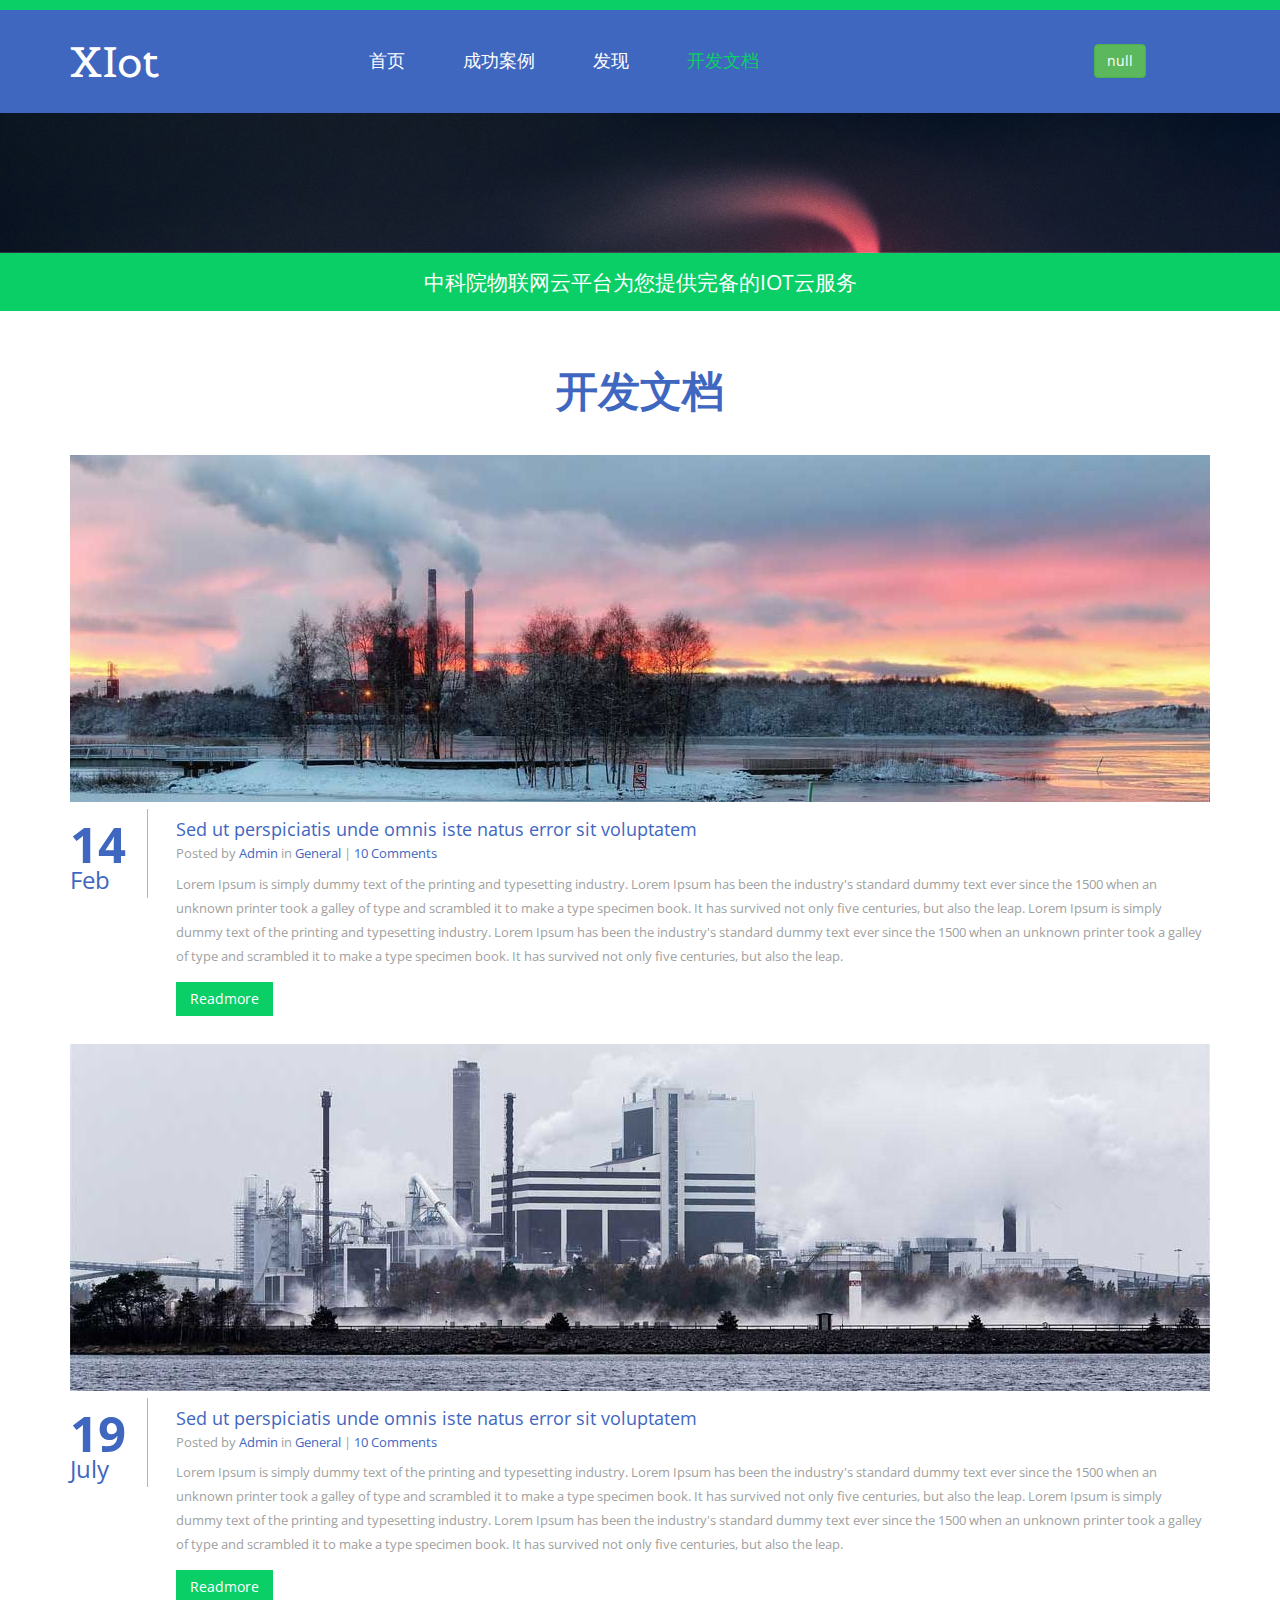
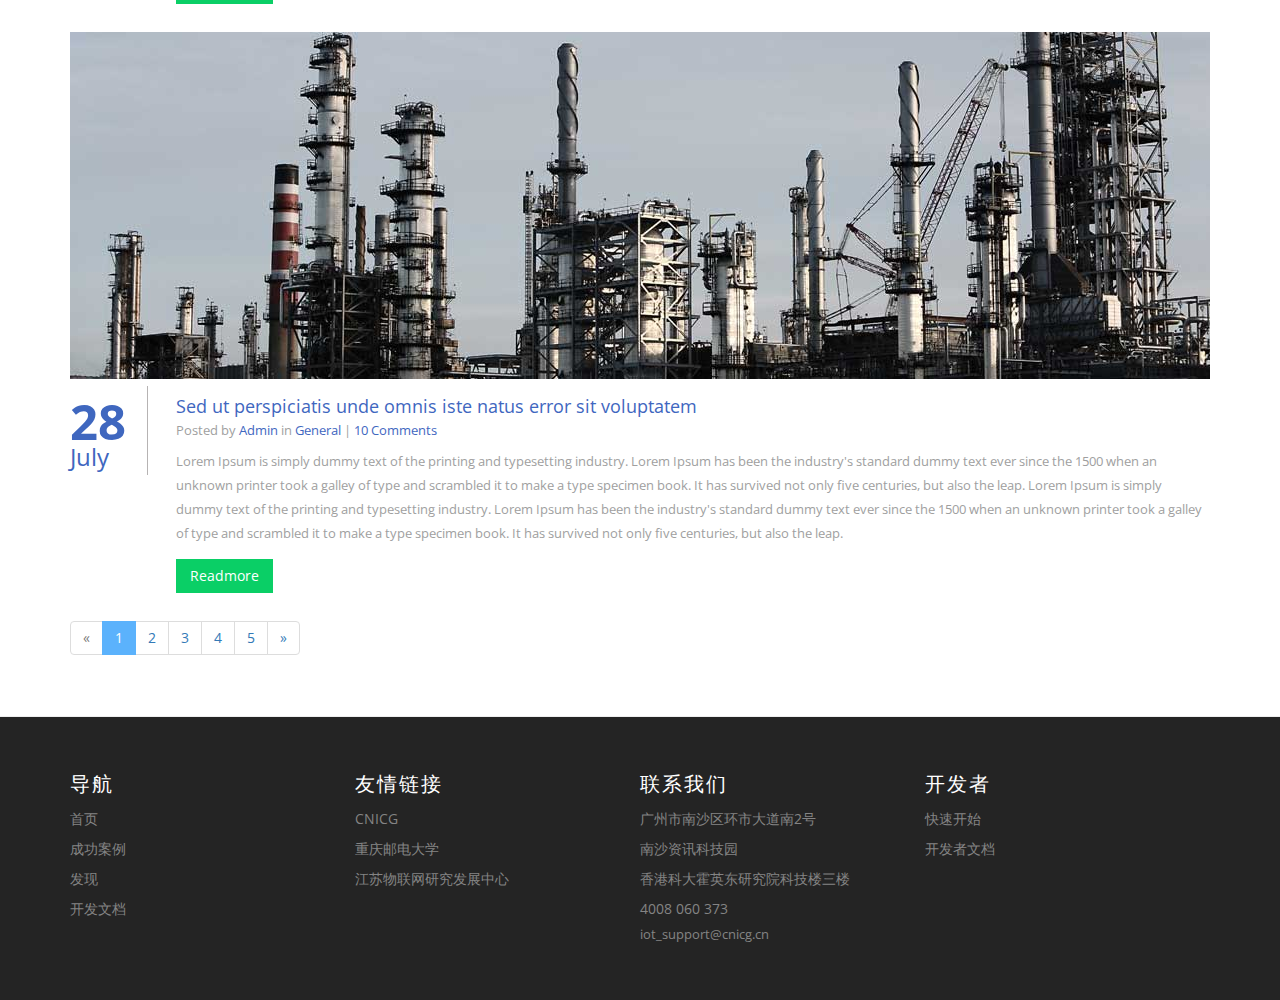
<file: doc.html>
<!DOCTYPE html>
<html>

<head>
    <title>开发文档</title>
    <!--css-->
    <link href="css/bootstrap.css" rel="stylesheet">
    <link href="css/style.css" rel="stylesheet" type="text/css" media="all" />
    <!--/css-->
    <!-- for-mobile-apps -->
    <meta name="viewport" content="width=device-width, initial-scale=1">
    <meta http-equiv="Content-Type" content="text/html; charset=utf-8" />
    <meta name="keywords" content="Mechanical Responsive web template, Bootstrap Web Templates, Flat Web Templates, Andriod Compatible web template, 
Smartphone Compatible web template, free webdesigns for Nokia, Samsung, LG, SonyErricsson, Motorola web design" />
    <script type="application/x-javascript">
        addEventListener("load", function() {
            setTimeout(hideURLbar, 0);
        }, false);

        function hideURLbar() {
            window.scrollTo(0, 1);
        }
    </script>
    <!-- //for-mobile-apps -->
    <!-- js -->
    <script src="js/jquery.min.js">
    </script>
    <script src="js/bootstrap.js"></script>
    <script type="text/javascript" src="js/move-top.js"></script>
    <script type="text/javascript" src="js/easing.js"></script>
    <!-- /js -->
    <!--fonts-->
    <link href='http://fonts.useso.com/css?family=Belgrano' rel='stylesheet' type='text/css'>
    <link href='http://fonts.useso.com/css?family=Ubuntu:300,400,500,700,300italic,400italic,500italic,700italic' rel='stylesheet' type='text/css'>
    <link href='http://fonts.useso.com/css?family=Open+Sans:300italic,400italic,600italic,700italic,800italic,700,300,600,800,400' rel='stylesheet' type='text/css'>
    <!--/fonts-->
    <!--script-->
    <script type="text/javascript">
        jQuery(document).ready(function($) {
            $(".scroll").click(function(event) {
                event.preventDefault();
                $('html,body').animate({
                    scrollTop: $(this.hash).offset().top
                }, 900);
            });
        });
    </script>
    <!--/script-->
</head>

<body>
    <!--header-->
    <div class="header">
        <div class="header-nav">
            <div class="container">
                <div class="logo">
                    <a href="index.html">
                        <h1>XIot</h1>
                    </a>
                </div>
                <div class="navigation">
                    <nav class="navbar navbar-default">
                        <div class="navbar-header">
                            <button type="button" class="navbar-toggle collapsed" data-toggle="collapse" data-target="#bs-example-navbar-collapse-1">
							<span class="sr-only">Toggle navigation</span>
							<span class="icon-bar"> </span>
							<span class="icon-bar"> </span>
							<span class="icon-bar"> </span>
					  	</button>
                        </div>
                        <div class="collapse navbar-collapse nav-wil" id="bs-example-navbar-collapse-1">
                            <ul class="nav navbar-nav">
                                <li>
                                    <a id="index">首页</a>
                                </li>
                                <li>
                                    <a id="case">成功案例</a>
                                </li>
                                <li>
                                    <a id="discover">发现</a>
                                </li>
                                <li class="active">
                                    <a id="doc">开发文档 <span class="sr-only">(current)</span></a>
                                </li>
                            </ul>
                            <div class="clearfix"> </div>
                        </div>
                        <!-- /.navbar-collapse -->
                    </nav>
                </div>
                <div class="lrbutton">
                    <a class="btn btn-primary" href="login.html">登录</a>
                    <a class="btn btn-default" href="register.html">注册</a>
                </div>
                <div class="dropdown hidden" id="usercenter">
                    <button id="username" class="btn btn-success" type="button" data-toggle="dropdown" aria-haspopup="true" aria-expanded="false">
   							<span class="caret"></span>
  							</button>
                    <ul class="dropdown-menu" role="menu" aria-labelledby="dLabel">
                        <li><a id="devcenter">开发者中心</a></li>
                        <li><a id="infoedit">个人资料</a></li>
                        <li><a id="setting">安全设置</a></li>
                        <li><a id="logout">退出登录</a></li>
                    </ul>
                </div>
            </div>
        </div>
    </div>
    <!-- script-for-menu -->
    <script>
        $("span.menu").click(function() {
            $(".top-nav ul").slideToggle("slow", function() {});
        });
    </script>
    <!-- script-for-menu -->
    <div class="banner-left">
        <div class="banner-title">
            <div id="top" class="callbacks_container">
                <ul class="rslides" id="slider3">
                    <li>
                        <div class="banner2 banner5">
                        </div>
                    </li>
                </ul>
            </div>
            <div class="clearfix"> </div>
        </div>
    </div>
    <div class="banner-bottom-strip">
        <div class="container">
            <p>中科院物联网云平台为您提供完备的IOT云服务</p>
        </div>
    </div>
    <!--inner-page-blog-->
    <div class="blog">
        <div class="container">
            <h3>开发文档</h3>
            <div class="single-inline">
                <div class="blog-to">
                    <a href="single.html"><img class="img-responsive sin-on" src="images/sin1.jpg" alt="" /></a>
                    <div class="blog-top">
                        <div class="blog-left">
                            <b>14</b>
                            <span>Feb</span>
                        </div>
                        <div class="top-blog">
                            <a class="fast" href="single.html">Sed ut perspiciatis unde omnis iste natus error sit voluptatem</a>
                            <p>Posted by <a href="single.html">Admin</a> in <a href="#">General</a> | <a href="single.html">10 Comments</a></p>
                            <p class="sed">Lorem Ipsum is simply dummy text of the printing and typesetting industry. Lorem Ipsum has been the industry's standard dummy text ever since the 1500 when an unknown printer took a galley of type and scrambled it to make a
                                type specimen book. It has survived not only five centuries, but also the leap. Lorem Ipsum is simply dummy text of the printing and typesetting industry. Lorem Ipsum has been the industry's standard dummy text ever since
                                the 1500 when an unknown printer took a galley of type and scrambled it to make a type specimen book. It has survived not only five centuries, but also the leap.</p>
                            <a href="single.html" class="more">Readmore<span> </span></a>
                        </div>
                        <div class="clearfix"> </div>
                    </div>
                </div>
                <div class="blog-to">
                    <a href="single.html"><img class="img-responsive sin-on" src="images/sin.jpg" alt="" /></a>
                    <div class="blog-top">
                        <div class="blog-left">
                            <b>19</b>
                            <span>July</span>
                        </div>
                        <div class="top-blog">
                            <a class="fast" href="single.html">Sed ut perspiciatis unde omnis iste natus error sit voluptatem</a>
                            <p>Posted by <a href="single.html">Admin</a> in <a href="#">General</a> | <a href="single.html">10 Comments</a></p>
                            <p class="sed">Lorem Ipsum is simply dummy text of the printing and typesetting industry. Lorem Ipsum has been the industry's standard dummy text ever since the 1500 when an unknown printer took a galley of type and scrambled it to make a
                                type specimen book. It has survived not only five centuries, but also the leap. Lorem Ipsum is simply dummy text of the printing and typesetting industry. Lorem Ipsum has been the industry's standard dummy text ever since
                                the 1500 when an unknown printer took a galley of type and scrambled it to make a type specimen book. It has survived not only five centuries, but also the leap.</p>
                            <a href="single.html" class="more">Readmore<span> </span></a>
                        </div>
                        <div class="clearfix"> </div>
                    </div>
                </div>
                <div class="blog-to">
                    <a href="single.html"><img class="img-responsive sin-on" src="images/sin2.jpg" alt="" /></a>
                    <div class="blog-top">
                        <div class="blog-left">
                            <b>28</b>
                            <span>July</span>
                        </div>
                        <div class="top-blog">
                            <a class="fast" href="single.html">Sed ut perspiciatis unde omnis iste natus error sit voluptatem</a>
                            <p>Posted by <a href="single.html">Admin</a> in <a href="#">General</a> | <a href="single.html">10 Comments</a></p>
                            <p class="sed">Lorem Ipsum is simply dummy text of the printing and typesetting industry. Lorem Ipsum has been the industry's standard dummy text ever since the 1500 when an unknown printer took a galley of type and scrambled it to make a
                                type specimen book. It has survived not only five centuries, but also the leap. Lorem Ipsum is simply dummy text of the printing and typesetting industry. Lorem Ipsum has been the industry's standard dummy text ever since
                                the 1500 when an unknown printer took a galley of type and scrambled it to make a type specimen book. It has survived not only five centuries, but also the leap.</p>
                            <a href="single.html" class="more">Readmore<span> </span></a>
                        </div>
                        <div class="clearfix"> </div>
                    </div>
                </div>
            </div>
            <nav>
                <ul class="pagination">
                    <li class="disabled"><a href="#" aria-label="Previous"><span aria-hidden="true">«</span></a></li>
                    <li class="active"><a href="#">1 <span class="sr-only">(current)</span></a></li>
                    <li><a href="#">2 <span class="sr-only"></span></a></li>
                    <li><a href="#">3 <span class="sr-only"></span></a></li>
                    <li><a href="#">4 <span class="sr-only"></span></a></li>
                    <li><a href="#">5 <span class="sr-only"></span></a></li>
                    <li> <a href="#" aria-label="Next"><span aria-hidden="true">»</span> </a> </li>
                </ul>
            </nav>
        </div>
    </div>
    <!-- //blog -->
    </div>
    </div>
    <!--/inner-page-blog-->
    <div class="footer">
        <div class="container">
            <div class="col-md-3 ftr_navi ftr">
                <h3>导航</h3>
                <ul>
                    <li>
                        <a href="index.html">首页</a>
                    </li>
                    <li>
                        <a href="case.html">成功案例</a>
                    </li>
                    <li>
                        <a href="discover.html">发现</a>
                    </li>
                    <li>
                        <a href="doc.html">开发文档</a>
                    </li>
                </ul>
            </div>
            <div class="col-md-3 ftr_navi ftr">
                <h3>友情链接</h3>
                <ul>
                    <li>
                        <a href="https://cnicg.cn/index.html">CNICG</a>
                    </li>
                    <li>
                        <a href="http://www.cqupt.edu.cn/cqupt/index.shtml">重庆邮电大学</a>
                    </li>
                    <li>
                        <a href="http://www.ciotc.org/">江苏物联网研究发展中心 </a>
                    </li>
                </ul>
            </div>
            <div class="col-md-3 get_in_touch ftr">
                <h3>联系我们</h3>
                <p>广州市南沙区环市大道南2号</p>
                <p>南沙资讯科技园</p>
                <p>香港科大霍英东研究院科技楼三楼</p>
                <p>4008 060 373</p>
                <a href="mailto:iot_support@cnicg.cn">iot_support@cnicg.cn</a>
            </div>
            <div class="col-md-3 get_in_touch ftr">
                <h3>开发者</h3>
                <p>快速开始</p>
                <p>开发者文档</p>
            </div>
            <div class="clearfix"> </div>
        </div>
    </div>
    <!---End-container---->
    <!---->
    <script type="text/javascript">
        $(document).ready(function() {
            /*
            var defaults = {
            containerID: 'toTop', // fading element id
            containerHoverID: 'toTopHover', // fading element hover id
            scrollSpeed: 1200,
            easingType: 'linear' 
            };
            */
            $().UItoTop({
                easingType: 'easeOutQuart'
            });
        });

        function GetQueryString(name) {
            var reg = new RegExp("(^|&)" + name + "=([^&]*)(&|$)", "i");
            var r = window.location.search.substr(1).match(reg);
            if (r != null) return (r[2]);
            return null;
        }
        var userName = GetQueryString("userName");
        var role = GetQueryString("role");
        console.log(userName, role);
        if ((userName != "null") && (userName != "")) {
            $(".lrbutton").addClass("hidden");
            $("#usercenter").removeClass("hidden");
            $("#username").text(userName);
        }

        $("#index").click(function() {
            window.location.href = "index.html?role=" + role + "&userName=" + userName;
        })
        $("#case").click(function() {
            window.location.href = "case.html?role=" + role + "&userName=" + userName;
        })
        $("#discover").click(function() {
            window.location.href = "discover.html?role=" + role + "&userName=" + userName;
        })
        $("#doc").click(function() {
            window.location.href = "doc.html?role=" + role + "&userName=" + userName;
        })

        $("#devcenter").click(function() {
            window.location.href = "product.html?userName=" + userName;
        })
        $("#infoedit").click(function() {
            if (role == 0) {
                window.location.href = "perinfo.html?userName=" + userName;
            } else if (role == 1) {
                window.location.href = "cominfo.html?userName=" + userName;
            }
        })
        $("#setting").click(function() {
            window.location.href = "settings.html?userName=" + userName;
        })
        $("#logout").click(function() {
            $.ajax({
                type: "post",
                url: "user/logout",
                async: true,
                success: function(data) {
                    window.location.href = "index.html";
                }
            });
        })
    </script>
    <a href="#to-top" id="toTop" style="display: block;"> <span id="toTopHover" style="opacity: 1;"> </span></a>
    <!---->
</body>

</html>
</file>
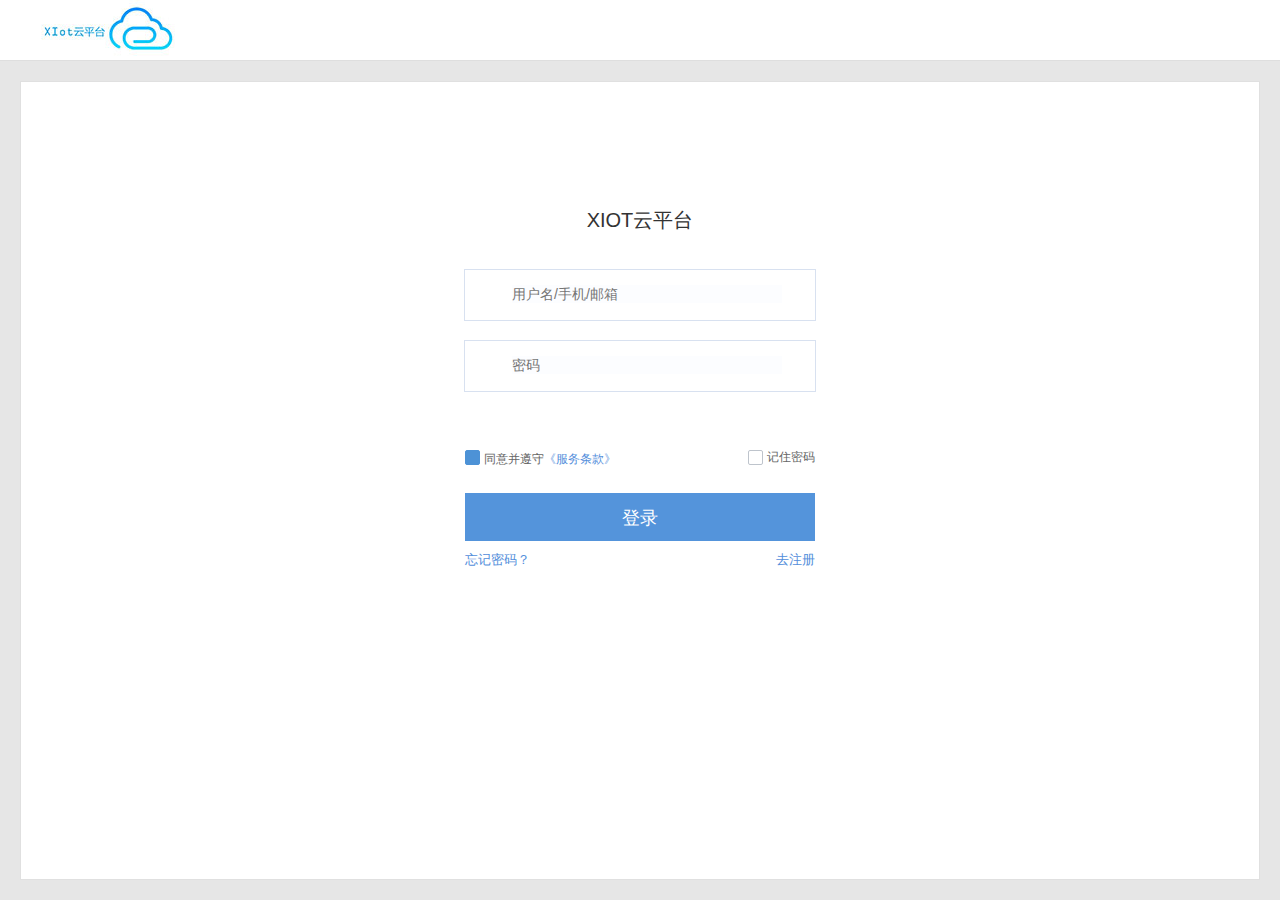
<file: login.html>
<!DOCTYPE html>
<html>

<head>
    <meta charset="UTF-8">
    <title>登录--中科院物联网云平台XIot</title>
    <link rel="stylesheet" type="text/css" href="css/loginstyle.css" />
    <link rel="stylesheet" type="text/css" href="css/loginform.css" />
    <script src="js/jquery.min.js" type="text/javascript" charset="utf-8"></script>
</head>
<!--[if lte IE 7]>
        <div class="alert-box alert header-alert">
            你正在使用本平台<strong>不支持</strong>的IE低级浏览器，<br />为了更好的使用中国移动物联网开放平台，请您立即<a class="blue" href="http://windows.microsoft.com/zh-cn/internet-explorer/download-ie" target="_blank">升级IE浏览器</a>或者用更快更安全的<a class="blue" href="https://www.google.com/chrome/browser/desktop/index.html?hl=zh-CN&standalone=1" target="_blank">谷歌浏览器Chrome</a> 。
        </div>
        <![endif]-->

<body>
    <div class="g-doc">
        <div class="g-hd">
            <div class="g-hdc">
                <div class="m-head">
                    <div class="logo">
                        <a href="index.html" class="link" target="_blank"></a>
                    </div>
                </div>
            </div>
        </div>
        <div class="g-bd">
            <div class="g-bdc">
                <div id="app">
                    <div id="C-URS-LOGIN" class="curs-login">
                        <!--RegularC if0-->
                        <div class="curs-lg-inbd">
                            <div>
                                <!--RegularC list-->
                            </div>
                            <div class="curs-m-tlt">
                                <!--RegularC if1-->
                                <h3 class="uc-tlt">XIOT云平台</h3>
                            </div>
                            <div class="curs-m-bd">
                                <div>
                                    <div class="curs-m-form">
                                        <form id="urs-lg-form" action="" name="lgform">
                                            <div class="curs-m-ipt">
                                                <div class="curs-u-ipt curs-u-ipt- curs-u-ipt-none">
                                                    <!--RegularC if2-->
                                                    <div class="curs-u-label">
                                                        <div class="curs-u-logo">
                                                            <div class="curs-u-logo-img1"></div>
                                                        </div>
                                                    </div>
                                                    <input id="name" type="text" autocomplete="off" placeholder="用户名/手机/邮箱" class="curs-input curs-input-lb" name="account">
                                                    <!--RegularC if3-->
                                                    <!--RegularC if4-->
                                                    <div class="curs-u-tip" style="display: none;">
                                                        <div class="curs-u-clear"></div>
                                                    </div>
                                                    <!--RegularC if5-->
                                                </div>
                                            </div>
                                            <!--RegularC if6-->
                                            <div class="curs-m-ipt">
                                                <div class="curs-u-ipt curs-u-ipt- curs-u-ipt-">
                                                    <!--RegularC if7-->
                                                    <div class="curs-u-label">
                                                        <div class="curs-u-logo">
                                                            <div class="curs-u-logo-img2"></div>
                                                        </div>
                                                    </div>
                                                    <input id="psw" autocomplete="off" placeholder="密码" class="curs-input curs-input-lb" type="password" name="password">
                                                    <!--RegularC if8-->
                                                    <!--RegularC if9-->
                                                    <div class="curs-u-tip" style="display: none;">
                                                        <div class="curs-u-clear"></div>
                                                    </div>
                                                    <!--RegularC if10-->
                                                </div>
                                            </div>
                                            <!--RegularC if11-->
                                            <!--RegularC if12-->
                                            <div class="curs-m-pop">
                                                <i class="curs-i"></i>
                                                <span class="curs-u-info"></span>
                                                <!--RegularC if13-->
                                                <!--RegularC if14-->
                                            </div>
                                            <div class="xx-curs-m-check">
                                                <!--RegularC if15-->
                                                <p class="xx-curs-checkbox-cover">
                                                    <span class="xx-curs-u-checkbox xx-curs-u-checkbox-selected">
        													<input class="xx-curs-u-agr" checked="checked" id="curs-lg-cb" type="checkbox">
    													</span>
                                                    <span class="xx-curs-u-tip"><label for="curs-lg-cb">同意并遵守<a href="clause.html" target="_blank">《服务条款》</a></label></span>
                                                </p>
                                                <!--RegularC if16-->
                                                <!--RegularC if17-->
                                                <p class="xx-curs-checkbox-cover-r">
                                                    <span class="xx-curs-u-checkbox">
        													
                                                            	<input class="xx-curs-u-agr" id="curs-lg-cb-ulg" type="checkbox">
                                                            
        													
    													</span>
                                                    <span class="xx-curs-u-tip"><label for="curs-lg-cb-ulg">记住密码</label></span>
                                                </p>
                                            </div>
                                            <div class="curs-m-btn">
                                                <!--RegularC if18-->
                                                <div class="curs-b-btn curs-btn-blue">登录</div>
                                            </div>
                                        </form>
                                    </div>
                                </div>
                                <div style="display: none;">
                                </div>
                            </div>
                            <div class="curs-m-link">
                                <div class="curs-u-link">
                                    <a target="_blank" class="curs-lk-left" href="getback.html">忘记密码？</a>
                                    <!--RegularC if26-->
                                    <a href="register.html" class="curs-lk-right">去注册</a>
                                </div>
                            </div>
                        </div>
                    </div>
                </div>
            </div>
        </div>
    </div>
    <script type="text/javascript">
        $(document).ready(function() {
            $("#curs-lg-cb-ulg").click(function() {
                $("#curs-lg-cb-ulg").parent(".xx-curs-u-checkbox").toggleClass('xx-curs-u-checkbox-selected');
            })
            $("#curs-lg-cb").click(function() {
                $("#curs-lg-cb").parent(".xx-curs-u-checkbox").toggleClass('xx-curs-u-checkbox-selected');
                if ($(".xx-curs-u-checkbox").hasClass("xx-curs-u-checkbox-selected")) {
                    $(".curs-i").css("display", "none");
                    $(".curs-u-info").css("display", "none");
                } else {
                    $(".curs-i").css("display", "block");
                    $(".curs-u-info").css("display", "block").html("您还未同意服务条款");
                }
            })

            // 登录调用ajax后台交互
            $(".curs-b-btn").click(function() {

                var form = document.lgform;
                if (form.account.value == "") {
                    $(".curs-i").css("display", "block");
                    $(".curs-u-info").css("display", "block").html("请输入用户名！");
                    form.account.focus();
                    return false;
                }
                if (form.password.value == "") {
                    $(".curs-i").css("display", "block");
                    $(".curs-u-info").css("display", "block").html("请输入密码！");
                    form.password.focus();
                    return false;
                }
                var user = {
                    loginName: $("#name").val(),
                    password: $("#psw").val(),
                    rkey: $("#curs-lg-cb-ulg").is(':checked') ? "1" : ""
                };
                //调用AJAX 
                $.ajax({
                    async: false,
                    type: "POST",
                    url: "user/login?operate=login",
                    data: user,
                    dataType: 'json',
                    success: function(data) {
                        if (data.status == "FAIL") {
                            $(".curs-i").css("display", "block");
                            $(".curs-u-info").css("display", "block").html("请输入正确的用户名和密码！");
                            return false;
                        }
                        var result = data.result;
                        // 			    				 var result = eval("("+result+")")
                        console.log(result);
                        console.log(result.userName, result.role);

                        window.location.href = "index.html?role=" + result.role + "&userName=" + result.userName;
                    }
                });

            });
            $('#psw').bind('keypress', function(event) {
                if (event.keyCode == "13") {
                    $(".curs-b-btn").click();
                }
            });
            $('#name').bind('keypress', function(event) {
                if (event.keyCode == "13") {
                    $(".curs-b-btn").click();
                }
            });
        })
    </script>
</body>
</file>
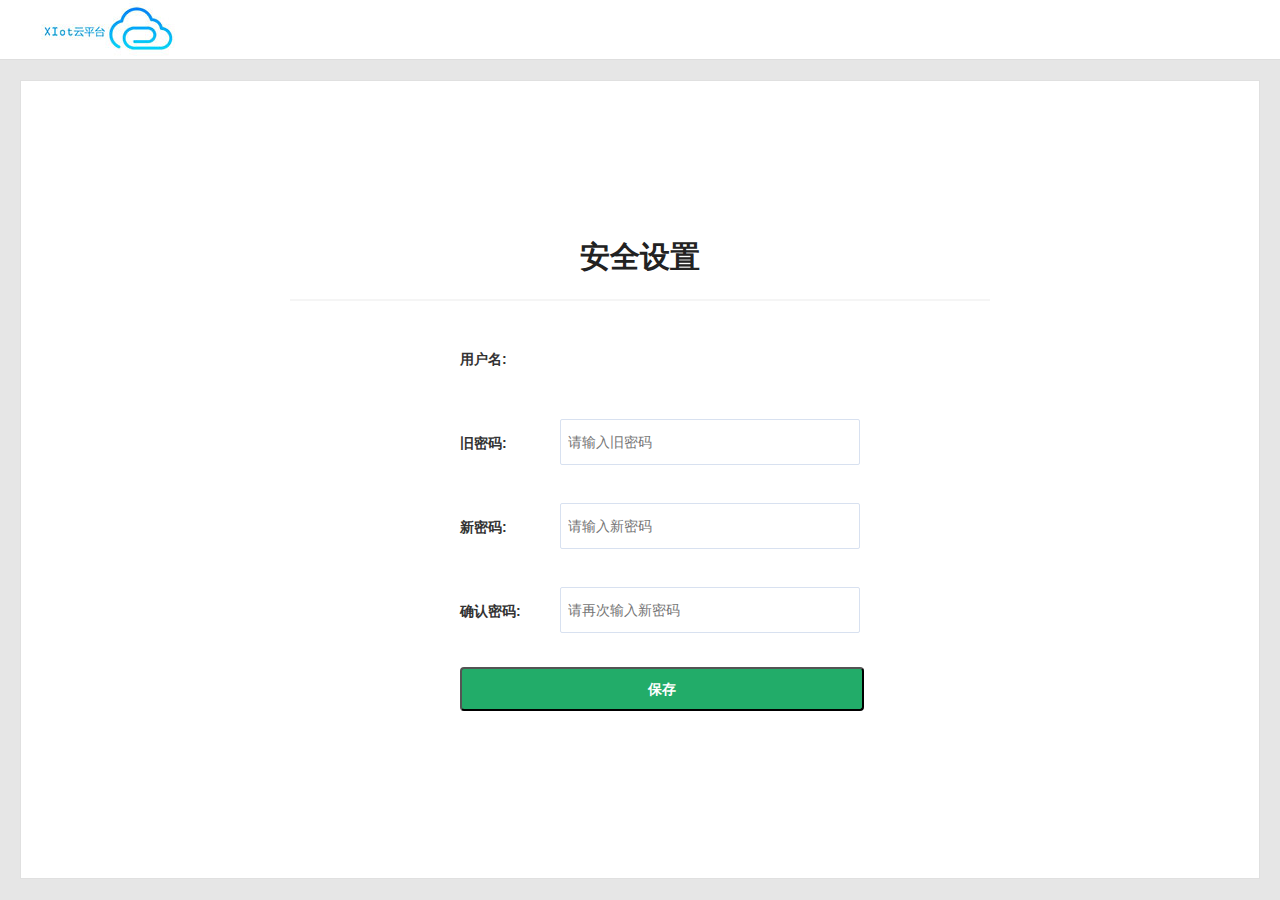
<file: settings.html>
<!DOCTYPE html>
<html>

<head>
    <meta charset="UTF-8">
    <title>安全设置</title>
    <link rel="stylesheet" type="text/css" href="css/bootstrap.css" />
    <link rel="stylesheet" type="text/css" href="css/settings.css" />
    <script src="js/jquery.min.js" type="text/javascript" charset="utf-8"></script>
    <script src="js/bootstrap.js" type="text/javascript" charset="utf-8"></script>
</head>

<body>
    <div class="g-doc">
        <div class="g-hd">
            <div class="g-hdc">
                <div class="m-head">
                    <div class="logo">
                        <a href="index.html" class="link"></a>
                    </div>
                </div>
            </div>
        </div>
        <div class="g-bd">
            <div class="g-bdc">
                <div id="settings">
                    <div class="wrap-content">
                        <div class="content-title">
                            安全设置
                        </div>
                        <div class="content-main">
                            <div class="con-wrap">
                                <form class="settings-form" name="setform">
                                    <div id="updatepw">
                                        <div class="reg-item">
                                            <div class="input-label">
                                                <label>用户名:</label>
                                            </div>
                                            <input disabled="disabled" type="text" name="user" class="outline-input text-user">
                                            <li class="tip-info user-info"></li>
                                        </div>
                                        <div class="reg-item">
                                            <div class="input-label">
                                                <label>旧密码:</label>
                                                <i class="require"></i>
                                            </div>
                                            <input type="password" name="oldpsw" class="outline-input text-oldpsw" placeholder="请输入旧密码" autocomplete="off">
                                            <li class="tip-info oldpsw-info"></li>
                                        </div>
                                        <div class="reg-item">
                                            <div class="input-label">
                                                <label>新密码:</label>
                                                <i class="require"></i>
                                            </div>
                                            <input type="password" name="newpsw" class="outline-input text-newpsw" placeholder="请输入新密码" autocomplete="off">
                                            <li class="tip-info newpsw-info"></li>
                                        </div>
                                        <div class="reg-item">
                                            <div class="input-label">
                                                <label>确认密码:</label>
                                                <i class="require"></i>
                                            </div>
                                            <input type="password" name="newpsw2" class="outline-input text-newpsw2" placeholder="请再次输入新密码" autocomplete="off">
                                            <li class="tip-info newpsw2-info"></li>
                                        </div>
                                        <div class="reg-item">
                                            <input id="updatepw-btn" type="button" class="reg-btn check-account" value="保存">
                                        </div>
                                    </div>
                                </form>
                            </div>
                        </div>
                    </div>
                </div>
            </div>
        </div>
    </div>
    <script type="text/javascript">
        $(document).ready(function() {
            // 从url中获取用户名
            function GetQueryString(name) {
                var reg = new RegExp("(^|&)" + name + "=([^&]*)(&|$)", "i");
                var r = window.location.search.substr(1).match(reg);
                if (r != null) return (r[2]);
                return null;
            }
            var userName = GetQueryString("userName");
            $('.text-user').val(userName);

            // 输入框绑定enter键
            $(":input").bind('keypress', function(event) {
                if (event.keyCode == "13") {
                    $(".check-account").click();
                }
            });
            //  修改密码
            $("#updatepw-btn").click(function() {
                var fr = document.setform;
                var loginName = fr.user.value;
                console.log(loginName)
                var oldpsw = fr.oldpsw.value.trim();
                var newpsw = fr.newpsw.value.trim();

                if (oldpsw == "") {
                    $(".oldpsw-info").html("请输入旧密码！");
                    fr.oldpsw.focus();
                    return false;
                } else {
                    $(".oldpsw-info").html("");
                }

                if (oldpsw == newpsw) {
                    $(".newpsw-info").html("必须和旧密码不同！");
                    fr.newpsw.focus();
                    return false;
                } else {
                    $(".newpsw-info").html("");
                }

                if (newpsw == "") {
                    $(".newpsw-info").html("新密码不能为空！");
                    fr.newpsw.focus();
                    return false;
                } else {
                    $(".newpsw-info").html("");
                }

                if (fr.newpsw.value != fr.newpsw2.value) {
                    $(".newpsw2-info").html("两次输入的密码不一致！");
                    fr.newpsw2.focus();
                    return false;
                } else {
                    $(".newpsw2-info").html("");
                }

                var updatepsw = {
                    oldPassword: oldpsw,
                    password: newpsw,
                    userName: loginName
                }

                $.ajax({
                    async: true,
                    type: "POST",
                    url: "user/updatePWD",
                    data: updatepsw,
                    dataType: 'json',
                    success: function(data) {
                        if (data.status == "SUCCESS") {
                            $(".newpsw2-info").html("修改成功！")
                            setTimeout("window.location.href='login.html'", 3000);
                        }
                    }
                });
            })
        })
    </script>
</body>

</html>
</file>
<file: css/style.css>
body {
            font-family: 'Open Sans', sans-serif;
            margin: 0;
            padding: 0;
            background: #ffffff;
        }
        
        body a {
            transition: 0.5s all;
            -webkit-transition: 0.5s all;
            -moz-transition: 0.5s all;
            -o-transition: 0.5s all;
            -ms-transition: 0.5s all;
        }
        
        h1,
        h2,
        h3,
        h4,
        h5,
        h6 {
            margin: 0;
        }
        
        p {
            margin: 0;
        }
        
        ul {
            margin: 0;
            padding: 0;
        }
        
        #usercenter {
            margin-top: 20px;
            width: 116px;
            float: right;
        }
        /*--header--*/
        
        .logo {
            float: left;
            margin-top: 15px;
        }
        
        .banner-title h2 {
            font-family: 'Ubuntu', sans-serif;
            font-size: 5em;
            color: #fff;
            margin-left: 3.2em;
            padding-top: 3em;
            font-weight: 900;
        }
        
        .banner-title p {
            font-size: 1.3em;
            color: #fff;
            width: 41%;
            margin-left: 12.7em;
            padding-top: 10px;
        }
        
        .logo a {
            text-decoration: none;
        }
        
        .logo a h1 {
            font-family: 'Belgrano', serif;
            color: #fff;
            font-size: 3em;
        }
        
        .top-menu {
            float: right;
        }
        
        .logo a img {
            width: 10.27%;
            z-index: 9999;
            position: absolute;
        }
        
        .banner-bottom-strip {
            background: #0ACF66;
            padding: 1em;
            text-align: center;
        }
        
        .banner-bottom-strip p {
            font-size: 1.5em;
            color: #fff;
        }
        
        .navigation {
            padding: 0 180px;
            width: 80%;
            float: left;
            margin-top: 25px;
        }
        
        .nav-wil {
            padding: 0;
        }
        
        .navbar-default .navbar-nav>li>a {
            color: #fff;
        }
        
        .nav>li>a {
            font-family: 'Ubuntu', sans-serif;
            margin: 0 29px !important;
            padding: 0;
            font-size: 1.3em;
        }
        
        .nav>li>a:hover {
            color: #0acf66 !important;
            transition: 1s all;
            -webkit-transition: 1s all;
            -moz-transition: 1s all;
            -o-transition: 1s all;
            -ms-transition: 1s all;
        }
        
        ul.nav.navbar-nav li a.active {
            color: #0acf66 !important;
        }
        
        .navbar-default .navbar-nav>.active>a,
        .navbar-default .navbar-nav>.active>a:hover,
        .navbar-default .navbar-nav>.active>a:focus {
            color: #0acf66;
            background: none;
        }
        
        .navbar-default .navbar-nav>li>a:hover,
        .navbar-default .navbar-nav>li>a:focus {
            color: #0acf66;
            background: none;
        }
        
        .navbar-nav>li {
            display: inline-block !important;
        }
        
        .navbar-default {
            background-color: rgba(255, 255, 255, 0);
            border-color: rgba(255, 255, 255, 0);
            margin-bottom: 0;
        }
        
        .header-nav {
            background-color: #3f67bf;
            color: #fff;
            border-top: 10px solid#0acf66;
            padding: 1em 0;
        }
        
        .grid__item.color-11:hover {
            box-sizing: 0;
            border-top: 0 !important;
        }
        
        .lrbutton {
            margin-top: 20px;
            float: right;
        }
        
        #index,
        #case,
        #discover,
        #doc,
        #username,
        #infoedit,
        #setting,
        #logout {
            cursor: pointer;
        }
        /*--slider end here--*/
        
        .banner {
            padding: 0 !important;
        }
        
        .banner-slide {
            min-height: 650px;
            position: relative;
            background: url(../images/banner.jpg)no-repeat 0px 0px;
            background-size: cover;
        }
        
        .banner1 {
            background: url(../images/banner1.jpg)no-repeat 0px 0px;
            background-size: cover;
            min-height: 650px;
            position: relative;
        }
        
        .banner2 {
            background: url(../images/banner2.jpg)no-repeat 0px 0px;
            background-size: cover;
            min-height: 650px;
            position: relative;
        }
        
        .banner-right {
            padding: 1em 0 1em 2em;
        }
        
        .banner-right h1 {
            font-size: 2.5em;
            font-weight: 400;
            color: #000;
        }
        
        .banner-right p {
            font-size: 1em;
            color: #555;
            margin: 1em 0 2em;
        }
        /*----Slider Part starts Here-----*/
        
        #slider3 {
            box-shadow: none;
            -moz-box-shadow: none;
            -webkit-box-shadow: none;
            margin: 0 auto;
        }
        
        .rslides_tabs {
            list-style: none;
            padding: 0;
            background: rgba(0, 0, 0, .25);
            box-shadow: 0 0 1px rgba(255, 255, 255, .3), inset 0 0 5px rgba(0, 0, 0, 1.0);
            -moz-box-shadow: 0 0 1px rgba(255, 255, 255, .3), inset 0 0 5px rgba(0, 0, 0, 1.0);
            -webkit-box-shadow: 0 0 1px rgba(255, 255, 255, .3), inset 0 0 5px rgba(0, 0, 0, 1.0);
            font-size: 18px;
            list-style: none;
            margin: 0 auto 50px;
            max-width: 540px;
            padding: 10px 0;
            text-align: center;
            width: 100%;
        }
        
        .rslides_tabs li {
            display: inline;
            margin-right: 1px;
        }
        
        .rslides_tabs a {
            line-height: 20px;
            padding: 9px 20px;
            background: transparent;
            display: inline;
        }
        
        .rslides_tabs li:first-child {
            margin-left: 0;
        }
        
        .rslides_tabs .rslides_here a {
            background: rgba(255, 255, 255, .1);
            color: #fff;
            font-weight: bold;
        }
        
        .events {
            list-style: none;
        }
        
        .callbacks_container {
            position: relative;
            float: left;
            width: 100%;
        }
        
        .callbacks {
            position: relative;
            list-style: none;
            overflow: hidden;
            width: 100%;
            padding: 0;
            margin: 0;
        }
        
        .callbacks li {
            position: absolute;
            width: 100%;
            left: 0;
            top: 0;
        }
        
        .callbacks img {
            position: relative;
            z-index: 1;
            height: auto;
            border: 0;
        }
        
        .callbacks_nav {
            position: absolute;
            -webkit-tap-highlight-color: rgba(0, 0, 0, 0);
            top: 43%;
            left: 0%;
            z-index: 3;
            text-indent: -9999px;
            overflow: hidden;
            text-decoration: none;
            height: 52px;
            width: 52px;
            background: transparent url("../images/slider-icon.png") no-repeat -3px 0px;
        }
        
        .callbacks_nav:active {
            opacity: 1.0;
        }
        
        .callbacks_nav.next {
            left: auto;
            right: 0%;
            background: url(../images/slider-icon.png)no-repeat -59px 0px;
        }
        
        #slider3-pager a,
        #slider4-pager a {
            display: inline-block;
        }
        
        #slider3-pager span,
        #slider4-pager span {
            float: left;
        }
        
        #slider3-pager span,
        #slider4-pager span {
            width: 100px;
            height: 1em;
            background: #fff;
            display: inline-block;
            border-radius: 30em;
            opacity: 0.6;
        }
        
        #slider3-pager .rslides_here a,
        #slider4-pager .rslides_here a {
            background: #FFF;
            border-radius: 30em;
            opacity: 1;
        }
        
        #slider3-pager a,
        #slider4-pager a {
            padding: 0;
        }
        
        #slider3-pager li,
        #slider4-pager li {
            display: inline-block;
        }
        
        .rslides {
            position: relative;
            list-style: none;
            overflow: hidden;
            width: 100%;
            padding: 0;
            margin: 0;
        }
        
        .rslides li {
            backface-visibility: hidden;
            -webkit-backface-visibility: hidden;
            position: absolute;
            display: none;
            width: 100%;
            left: 0;
            top: 0;
        }
        
        .rslides li {
            position: relative;
            display: block;
            float: left;
        }
        
        .rslides img {
            height: auto;
            border: 0;
        }
        
        .callbacks_tabs {
            list-style: none;
            position: absolute;
            top: 119%;
            z-index: 111;
            left: 46.5%;
            padding: 0;
            margin: 0;
        }
        
        @media screen and (max-width: 600px) {
            .callbacks_nav {
                top: 47%;
            }
        }
        /*----*/
        
        .callbacks_tabs a {
            visibility: hidden;
        }
        
        .callbacks_tabs a:after {
            content: "\f111";
            font-size: 0;
            font-family: FontAwesome;
            visibility: visible;
            display: block;
            height: 16px;
            border-radius: 17px;
            width: 17px;
            display: inline-block;
            background: white;
        }
        
        .callbacks_here a:after {
            background: #E4BB07;
        }
        /*--//slider end here--*/
        
        .welcome {
            padding: 3em 0 0;
        }
        
        .welcome h3 {
            font-family: 'Ubuntu', sans-serif;
            font-size: 2.5em;
            text-align: center;
            color: #000;
            text-transform: capitalize;
        }
        
        .welcome h5 {
            font-size: 1.2em;
            text-align: center;
            color: #909090;
            margin-top: .3em;
        }
        
        .products {
            padding: 2em 0;
        }
        
        .product-grd {
            margin: 0 .5em;
        }
        
        .product-grid img:hover {
            opacity: 0.7;
        }
        
        .product-grid img {
            width: 100%;
        }
        
        .features-right {
            background: #0ACF66;
            padding: 1.58em;
            color: #fff;
        }
        
        .features-right1 {
            background: #3F67BF;
            padding: 1.78em;
            color: #fff;
        }
        
        .features-left {
            padding-right: 0;
        }
        
        .features-left img {
            width: 100%;
            height: 252px;
        }
        
        .project-grid-text1 {
            padding: .6em 0em 0em 0em;
        }
        
        .project-grid-text1 h4 {
            font-family: 'Ubuntu', sans-serif;
            color: #3F67BF;
            font-size: 1.1em;
            margin: 0 0 .5em;
            text-transform: capitalize;
            line-height: 1.4em;
            font-weight: 500;
        }
        
        .project-grid-text1 p {
            color: #A5A3A3;
            font-size: 14px;
            margin: 0;
            line-height: 1.8em;
            margin-bottom: 1em;
        }
        
        .product-grids:nth-child(3) {
            margin: 3em 0 0;
        }
        
        .product-grids1 {
            margin-bottom: 3em;
        }
        
        .team-work {
            margin-bottom: 5em;
        }
        /*--features--*/
        
        .features {
            padding: 3em 0 4em;
        }
        
        .features1 {
            padding: 0em 0 4em;
        }
        
        .features-info {
            margin-top: 1.5em;
        }
        
        .features h3 {
            font-family: 'Ubuntu', sans-serif;
            font-size: 2.5em;
            text-align: center;
            color: #000;
            text-transform: capitalize;
        }
        
        .features1 h3 {
            font-family: 'Ubuntu', sans-serif;
            font-size: 2.5em;
            text-align: center;
            color: #000;
            text-transform: capitalize;
        }
        
        .features-right h4 {
            margin-bottom: .3em;
            font-size: 1.5em;
            text-transform: capitalize;
            font-family: 'Ubuntu', sans-serif;
        }
        
        .features-right1 h4 {
            margin-bottom: .3em;
            font-size: 1.5em;
            text-transform: capitalize;
            font-family: 'Ubuntu', sans-serif;
        }
        
        .features h5 {
            font-size: 1.2em;
            text-align: center;
            color: #909090;
            margin-top: 3em;
        }
        
        .features1 h5 {
            font-size: 1.2em;
            text-align: center;
            color: #909090;
            margin-top: .3em;
        }
        
        .features-right p {
            font-size: 1em;
            line-height: 1.8em;
            margin-bottom: 1em;
        }
        
        .features-right1 p {
            font-size: 1em;
            line-height: 1.8em;
            margin-bottom: 1em;
        }
        
        .features-left1 {
            padding-right: 0;
            padding-left: 0;
        }
        
        .features-left1 img {
            width: 100%;
            height: 258px;
        }
        
        .features-right a {
            font-family: 'Ubuntu', sans-serif;
            background-color: #fff;
            padding: 10px 13px;
        }
        
        .features-right1 a {
            font-family: 'Ubuntu', sans-serif;
            background-color: #fff;
            padding: 10px 13px;
        }
        
        .features-info1 {
            margin-top: 2em;
        }
        
        a.mask {
            text-decoration: none;
            overflow: hidden;
            display: block;
        }
        
        img.zoom-img {
            transform: scale(1, 1);
            transition-timing-function: ease-out;
            transition-duration: 250ms;
            -webkit-transform: scale(1, 1);
            -webkit-transition-timing-function: ease-out;
            -webkit-transition-duration: 250ms;
            -moz-transform: scale(1, 1);
            -moz-transition-timing-function: ease-out;
            -moz-transition-duration: 250ms;
        }
        
        img.zoom-img:hover {
            transform: scale(1.1);
            transition-timing-function: ease-out;
            transition-duration: 750ms;
            -webkit-transform: scale(1.1);
            -webkit-transition-timing-function: ease-out;
            -webkit-transition-duration: 750ms;
            -moz-transform: scale(1.1);
            -moz-transition-timing-function: ease-out;
            -moz-transition-duration: 750ms;
            overflow: hidden;
        }
        /* Bounce To Bottom */
        
        .hvr-bounce-to-bottom {
            display: inline-block;
            vertical-align: middle;
            -webkit-transform: translateZ(0);
            transform: translateZ(0);
            box-shadow: 0 0 1px rgba(0, 0, 0, 0);
            -webkit-backface-visibility: hidden;
            backface-visibility: hidden;
            -moz-osx-font-smoothing: grayscale;
            position: relative;
            -webkit-transition-property: color;
            transition-property: color;
            -webkit-transition-duration: 0.5s;
            transition-duration: 0.5s;
            padding: 10px 13px;
        }
        
        .hvr-bounce-to-bottom:before {
            content: "";
            position: absolute;
            z-index: -1;
            top: 0;
            left: 0;
            right: 0;
            bottom: 0;
            background: #3F67BF;
            -webkit-transform: scaleY(0);
            transform: scaleY(0);
            -webkit-transform-origin: 50% 0;
            transform-origin: 50% 0;
            -webkit-transition-property: transform;
            transition-property: transform;
            -webkit-transition-duration: 0.5s;
            transition-duration: 0.5s;
            -webkit-transition-timing-function: ease-out;
            transition-timing-function: ease-out;
            padding: 10px 13px;
        }
        
        .hvr-bounce-to-bottom:hover,
        .hvr-bounce-to-bottom:focus,
        .hvr-bounce-to-bottom:active {
            color: white;
            text-decoration: none;
        }
        
        .hvr-bounce-to-bottom:hover:before,
        .hvr-bounce-to-bottom:focus:before,
        .hvr-bounce-to-bottom:active:before {
            -webkit-transform: scaleY(1);
            transform: scaleY(1);
            -webkit-transition-timing-function: cubic-bezier(0.52, 1.64, 0.37, 0.66);
            transition-timing-function: cubic-bezier(0.52, 1.64, 0.37, 0.66);
        }
        /*--/features--*/
        /*--team--*/
        
        h3.team {
            margin-bottom: 1em;
            margin-left: .4em;
            font-family: 'Ubuntu', sans-serif;
            font-size: 2.5em;
            text-align: center;
            color: #000;
        }
        
        .team-grid h3 a {
            font-family: 'Ubuntu', sans-serif;
            font-size: .7em;
            margin: 10px 0;
            color: #3F67BF;
            display: inline-block;
        }
        
        .team-grid {
            padding-left: 0;
        }
        
        .team-grid img {
            width: 100%;
        }
        
        .team-grid h3 a:hover {
            color: #0ACF66;
            text-decoration: none;
        }
        
        .team-grid p {
            color: #848484;
            line-height: 1.8em;
            font-size: .95em;
        }
        /*--/team--*/
        
        .testimonials-quote {
            background: url(../images/quote-image1.jpg) center center;
            background-size: cover;
            min-height: 350px;
        }
        
        .testimonials {
            margin: 0em 0 5em;
        }
        
        .testimonials-text {
            background: rgba(0, 0, 0, 0.7);
            min-height: 350px;
            padding-top: 10em;
            padding-left: 5em;
        }
        
        .testimonials-quote h5 {
            font-family: 'Ubuntu', sans-serif;
            color: #fff;
            font-size: 2.2em;
            font-weight: 400;
            line-height: 1.3em;
        }
        /*--footer--*/
        
        .footer {
            border-top: 1.5px solid #eee;
            padding: 4em 0;
            background-color: #242424;
        }
        
        .ftr {
            margin-top: 0em;
            padding: 0;
        }
        
        .get_in_touch h3,
        .ftr_navi h3 {
            font-family: 'Ubuntu', sans-serif;
            letter-spacing: 2px;
            font-size: 1.4em;
            margin-bottom: .5em;
            color: #fff;
        }
        
        .ftr_navi.ftr ul {
            margin: 0;
            padding: 0;
            list-style: none;
        }
        
        .ftr_navi ul li {
            display: block;
        }
        
        .ftr_navi ul li a {
            display: block;
            padding: 5px 0;
            color: #848484;
            font-size: 1em;
        }
        
        .ftr_navi ul li a:hover,
        .get_in_touch a:hover,
        .ftr-logo p a:hover {
            text-decoration: none;
            color: #fff;
        }
        
        .get_in_touch p {
            color: #848484;
            font-size: 1em;
            padding: 5px 0;
        }
        
        .get_in_touch a {
            color: #848484;
            font-size: 0.9em;
            text-decoration: none;
        }
        
        .ftr-logo {
            margin-top: 2em;
        }
        
        .ftr-logo a h3 {
            font-family: 'Belgrano', serif;
            font-size: 3em;
            color: #fff;
        }
        
        .ftr-logo a:hover {
            text-decoration: none;
        }
        
        .ftr-logo p {
            margin-top: 1em;
            color: #848484;
            line-height: 1.8em;
            font-size: 0.95em;
        }
        
        .ftr-logo p a {
            color: #fff;
        }
        /*--/footer--*/
        /*--inner-pages--*/
        /*--about-page--*/
        
        .banner5 {
            min-height: 140px;
        }
        
        .abouts,
        .services,
        .blog,
        .gallery,
        .contact {
            padding: 4em 0;
        }
        
        .abouts h3,
        .services h3,
        .blog h3,
        .gallery h3,
        .contact h3 {
            text-align: center;
            font-size: 3em;
            color: #3f67bf;
            font-weight: 600;
        }
        
        .about-top {
            margin-top: 3em;
        }
        
        .about-top-left {
            padding-left: 0;
        }
        
        .about-top-left img {
            width: 100%;
        }
        
        .about-top-right h4 {
            letter-spacing: 2px;
            color: #3f67bf;
            font-size: 1.3em;
            font-weight: 600;
            margin: 0;
            line-height: 1.35em;
        }
        
        .about-top-right p {
            color: #848484;
            font-size: .95em;
            line-height: 1.8em;
            margin-top: 1em;
        }
        
        .who_are {
            margin-top: 3em;
        }
        
        .who_are h5 {
            letter-spacing: 2px;
            color: #3f67bf;
            margin-bottom: 0.5em;
            font-size: 1.5em;
            font-weight: 600;
        }
        
        .who_are h4 {
            letter-spacing: 2px;
            color: #404642;
            font-size: 1.2em;
            font-weight: 600;
            margin-bottom: 0.7em;
        }
        
        .who_are p {
            color: #848484;
            line-height: 1.8em;
            font-size: .95em;
            margin-bottom: 1em;
        }
        
        .about-list ul {
            margin: 0;
            padding: 0;
        }
        
        .about-list li {
            list-style-image: url(../images/icon2.png);
            margin-left: 20px;
            margin-bottom: 10px;
        }
        
        .about-list ul li a {
            color: #848484;
            font-size: .95em;
            text-decoration: none;
        }
        
        .about-list ul li a:hover {
            color: #00598E;
            padding-left: 1em;
        }
        
        .team-work {
            margin-top: 3em;
        }
        
        .team-work1 {
            margin-top: 4em;
        }
        
        h4.team {
            color: #3f67bf;
            margin-bottom: .7em;
            font-size: 1.5em;
            font-weight: 600;
            text-align: left;
        }
        
        .team-grid1 h3 a {
            margin: 10px 0;
            color: #4F4D5E;
            display: inline-block;
        }
        
        .team-grid1 {
            padding-left: 0;
        }
        
        .team-grid1 h3 a:hover {
            color: #00598E;
            text-decoration: none;
        }
        
        .team-grid1 p {
            color: #848484;
            line-height: 1.8em;
            font-size: .95em;
        }
        
        .team-grid1 h4 {
            font-size: 1.3em;
            margin: .5em 0;
        }
        /*--/about-page--*/
        /*--trypography-page--*/
        
        .grid_4 {
            background: #FFF;
            padding: 0em 0em 1em 3em;
            margin-top: 3em;
        }
        
        .grid_5 {
            background: #fff;
            padding: 1em 3em 1em 3em;
            margin-top: 2em;
        }
        
        section#tables {
            background: #fff;
            padding: 1em 0em 1em 3em;
            margin-top: 2em;
        }
        
        .grid_5 h1 {
            margin-bottom: 22px;
        }
        
        .grid_5 h2 {
            margin-bottom: 22px;
        }
        
        .grid_5 a {
            text-decoration: none;
        }
        
        .grid_3 h3 {
            margin-bottom: .7em;
            text-align: left;
            font-size: 2.5em;
            color: #0ACF66;
            font-weight: 400;
        }
        
        .bs-example h3 {
            font-size: 1.8em;
            margin-bottom: 0;
            color: #999;
        }
        
        .page_nation {
            padding-left: 0;
        }
        
        .table {
            font-size: 1.2em;
        }
        
        .badges-Info1 {
            padding-left: 0;
        }
        
        .grid_5 h3 {
            font-size: 1.9em;
        }
        
        .table td,
        .table>tbody>tr>td,
        .table>tbody>tr>th,
        .table>tfoot>tr>td,
        .table>tfoot>tr>th,
        .table>thead>tr>td,
        .table>thead>tr>th {
            padding: 11px 0px 15px 0px !important;
        }
        
        .table>thead>tr>th,
        .table>tbody>tr>th,
        .table>tfoot>tr>th,
        .table>thead>tr>td,
        .table>tbody>tr>td,
        .table>tfoot>tr>td {
            font-size: 0.8em;
            color: #999;
        }
        
        .table>thead>tr>th,
        .table>tbody>tr>th,
        .table>tfoot>tr>th,
        .table>thead>tr>td,
        .table>tbody>tr>td,
        .table>tfoot>tr>td {
            border-top: none !important;
        }
        
        #tables h1 {
            color: #0ACF66;
        }
        
        .tab-content>.active {
            display: block;
            visibility: visible;
        }
        
        .label {
            font-weight: 300 !important;
        }
        
        h4.typ1 {
            margin-bottom: 15px;
            margin-top: 19px;
        }
        
        h5.typ1 {
            margin-bottom: 15px;
        }
        
        .progress {
            height: 8px;
            box-shadow: none;
        }
        
        code {
            font-size: 1.2em !important;
        }
        
        .progress {
            overflow: hidden;
            height: 20px;
            margin-bottom: 20px;
            background-color: #eeeeee;
            border-radius: 2px;
            -webkit-box-shadow: inset 0 1px 2px rgba(0, 0, 0, 0.1);
            box-shadow: inset 0 1px 2px rgba(0, 0, 0, 0.1);
        }
        
        .progress-bar {
            float: left;
            width: 0%;
            height: 100%;
            font-size: 12px;
            line-height: 20px;
            color: #ffffff;
            text-align: center;
            background-color: #03a9f4;
            -webkit-box-shadow: inset 0 -1px 0 rgba(0, 0, 0, 0.15);
            box-shadow: inset 0 -1px 0 rgba(0, 0, 0, 0.15);
            -webkit-transition: width 0.6s ease;
            -o-transition: width 0.6s ease;
            transition: width 0.6s ease;
        }
        
        .progress-bar {
            box-shadow: none;
        }
        
        .progress-bar-primary {
            background-color: #03a9f4;
        }
        
        .progress-bar-info {
            background-color: #00bcd4;
        }
        
        .progress-bar-success {
            background-color: #8bc34a;
        }
        
        .progress-bar-warning {
            background-color: #ffc107;
        }
        
        .progress-bar-danger {
            background-color: #e51c23;
        }
        
        .progress-bar-inverse {
            background-color: #757575;
        }
        
        .pagination>.active>a,
        .pagination>.active>span,
        .pagination>.active>a:hover,
        .pagination>.active>span:hover,
        .pagination>.active>a:focus,
        .pagination>.active>span:focus {
            background-color: #5bb2fc !important;
            border-color: #5bb2fc !important;
        }
        
        .grid_3 p {
            color: #999;
            font-size: .95em;
            margin-bottom: 1em;
            font-weight: 300;
        }
        
        .breadcrumb li {
            font-size: .95em;
        }
        
        .breadcrumb li a {
            color: #5bb2fc;
        }
        
        .badge-primary {
            background-color: #03a9f4;
        }
        
        .badge-success {
            background-color: #8bc34a;
        }
        
        .badge-warning {
            background-color: #ffc107;
        }
        
        .badge-danger {
            background-color: #e51c23;
        }
        
        .tab-container .tab-content {
            border-radius: 0 2px 2px 2px;
            border: 1px solid #e0e0e0;
            padding: 16px;
            background-color: #ffffff;
        }
        
        .nav-tabs {
            margin-bottom: 1em;
        }
        
        .alert {
            font-size: 0.85em;
        }
        /*--common style--*/
        
        .grid {
            position: relative;
            clear: both;
            margin: 0 auto;
            padding: 1em 0 4em;
            list-style: none;
            text-align: center;
        }
        
        .grid figure {
            position: relative;
            float: left;
            overflow: hidden;
            margin: 10px 1%;
            min-width: 547px;
            max-height: 1000px;
            width: 41%;
            height: auto;
        }
        
        .grid figure img {
            position: relative;
            display: block;
            min-height: 100%;
            max-width: 100%;
            opacity: 0.8;
        }
        
        .grid figure figcaption {
            padding: 2em;
            color: #fff;
            text-transform: uppercase;
            font-size: 1.25em;
            -webkit-backface-visibility: hidden;
            backface-visibility: hidden;
        }
        
        .grid figure figcaption::before,
        .grid figure figcaption::after {
            pointer-events: none;
        }
        
        .grid figure figcaption,
        .grid figure figcaption>a {
            position: absolute;
            top: 0;
            left: 0;
            width: 100%;
            height: 100%;
        }
        /* Anchor will cover the whole item by default */
        /* For some effects it will show as a button */
        
        .grid figure figcaption>a {
            z-index: 1000;
            text-indent: 200%;
            white-space: nowrap;
            font-size: 0;
            opacity: 0;
        }
        
        .grid figure h2 {
            word-spacing: -0.15em;
            font-weight: 300;
        }
        
        .grid figure h2 span {
            font-weight: 500;
            color: #fff;
        }
        
        .grid figure h2,
        .grid figure p {
            margin: 0;
        }
        /***** Hera *****/
        /*-----------------*/
        
        figure.effect-hera {
            background: #303fa9;
        }
        
        figure.effect-hera h2 {
            font-size: 158.75%;
        }
        
        figure.effect-hera h2,
        figure.effect-hera p {
            position: absolute;
            top: 50%;
            left: 50%;
            -webkit-transition: opacity 0.35s, -webkit-transform 0.35s;
            transition: opacity 0.35s, transform 0.35s;
            -webkit-transform: translate3d(-50%, -50%, 0);
            transform: translate3d(-50%, -50%, 0);
            -webkit-transform-origin: 50%;
            transform-origin: 50%;
        }
        
        figure.effect-hera figcaption::before {
            position: absolute;
            top: 49%;
            left: 49%;
            width: 160px;
            height: 160px;
            border: 2px solid #fff;
            content: '';
            opacity: 0;
            -webkit-transition: opacity 0.35s, -webkit-transform 0.35s;
            transition: opacity 0.35s, transform 0.35s;
            -webkit-transform: translate3d(-50%, -50%, 0) rotate3d(0, 0, 1, -45deg) scale3d(0, 0, 1);
            transform: translate3d(-50%, -50%, 0) rotate3d(0, 0, 1, -45deg) scale3d(0, 0, 1);
            -webkit-transform-origin: 50%;
            transform-origin: 50%;
        }
        
        figure.effect-hera p {
            width: 100px;
            text-transform: none;
            font-size: 121%;
            line-height: 2;
        }
        
        figure.effect-hera p a {
            color: #fff;
        }
        
        figure.effect-hera p a:hover,
        figure.effect-hera p a:focus {
            opacity: 0.6;
        }
        
        figure.effect-hera p a i {
            opacity: 0;
            -webkit-transition: opacity 0.35s, -webkit-transform 0.35s;
            transition: opacity 0.35s, transform 0.35s;
        }
        
        figure.effect-hera p a:first-child i {
            -webkit-transform: translate3d(-60px, -60px, 0);
            transform: translate3d(-60px, -60px, 0);
        }
        
        figure.effect-hera p a:nth-child(2) i {
            -webkit-transform: translate3d(60px, -60px, 0);
            transform: translate3d(60px, -60px, 0);
        }
        
        figure.effect-hera p a:nth-child(3) i {
            -webkit-transform: translate3d(-60px, 60px, 0);
            transform: translate3d(-60px, 60px, 0);
        }
        
        figure.effect-hera p a:nth-child(4) i {
            -webkit-transform: translate3d(60px, 60px, 0);
            transform: translate3d(60px, 60px, 0);
        }
        
        figure.effect-hera:hover figcaption::before {
            opacity: 1;
            -webkit-transform: translate3d(-50%, -50%, 0) rotate3d(0, 0, 1, -45deg) scale3d(1, 1, 1);
            transform: translate3d(-50%, -50%, 0) rotate3d(0, 0, 1, -45deg) scale3d(1, 1, 1);
        }
        
        figure.effect-hera:hover h2 {
            opacity: 0;
            -webkit-transform: translate3d(-50%, -50%, 0) scale3d(0.8, 0.8, 1);
            transform: translate3d(-50%, -50%, 0) scale3d(0.8, 0.8, 1);
        }
        
        figure.effect-hera:hover p i:empty {
            -webkit-transform: translate3d(0, 0, 0);
            transform: translate3d(0, 0, 0);
            /* just because it's stronger than nth-child */
            opacity: 1;
        }
        
        a i.download,
        a i.heart,
        a i.service,
        a i.share {
            width: 32px;
            height: 32px;
            display: inline-block;
            background: url(../images/icons.png) no-repeat -6px -60px;
            margin-right: 0.6em;
        }
        
        a i.download:hover {
            background: url(../images/icons.png) no-repeat -6px -92px;
        }
        
        a i.heart {
            background: url(../images/icons.png) no-repeat -37px -60px;
        }
        
        a i.heart:hover {
            background: url(../images/icons.png) no-repeat -37px -92px;
        }
        
        a i.service {
            background: url(../images/icons.png) no-repeat -68px -60px;
        }
        
        a i.service:hover {
            background: url(../images/icons.png) no-repeat -68px -92px;
        }
        
        a i.share {
            background: url(../images/icons.png) no-repeat -98px -60px;
        }
        
        a i.share:hover {
            background: url(../images/icons.png) no-repeat -98px -92px;
        }
        
        a#home-tab {
            text-align: center !important;
        }
        
        a#profile-tab {
            text-align: center !important;
        }
        
        a#myTabDrop1 {
            text-align: center !important;
        }
        
        .dropdown-menu {
            left: 16px !important;
        }
        /*--/typography-page--*/
        /*--blog & single-pages--*/
        /*--blog--*/
        
        .blog-left {
            float: left;
            border-right: 1px solid #B6B3B3;
            padding-right: 1.5em;
        }
        
        .blog-top {
            padding: .5em 0 2em;
        }
        
        .top-blog {
            float: left;
            margin: 0.5em 0em 0em 2em;
            width: 90%;
        }
        
        .blog-left b {
            font-size: 3.5em;
            color: #3f67bf;
            display: block;
            height: 55px;
        }
        
        .blog-left span {
            font-size: 1.7em;
            color: #3f67bf;
        }
        
        ul.men-grid li {
            display: inline-block;
        }
        
        .top-blog p {
            font-size: .95em;
            color: #A09F9F;
            line-height: 1.8em;
        }
        
        .top-blog p a {
            text-decoration: none;
            color: #3f67bf;
        }
        
        .top-blog a.fast {
            text-decoration: none;
            font-size: 1.3em;
            color: #3f67bf;
        }
        
        .top-blog a.fast:hover,
        .top-blog p a:hover,
        ul.popular li a:hover,
        a.more-dummy:hover {
            color: #3f67bf;
        }
        
        .pagination>.active>a,
        .pagination>.active>a:hover {
            background: #3f67bf;
            border-color: #3f67bf;
        }
        
        .pagination {
            margin: 0;
        }
        
        .pagination>li>a:hover {
            color: #FFFFFF;
            border-color: #0ACF66;
            background: #0ACF66;
        }
        
        a.more {
            color: #fff;
            background: #0ACF66;
            padding: 0.5em 1em;
            display: inline-block;
            text-decoration: none;
        }
        
        a.more:hover {
            background: #3f67bf;
        }
        
        p.sed {
            margin: 0.5em 0 1em;
        }
        /*--//blog--*/
        /*--single--*/
        
        .single-middle h3 {
            font-size: 2.5em;
            color: #2d2d2d;
            text-align: center;
            margin: 0 0 1em;
        }
        
        .single-bottom {
            padding: 0em 0 4em;
        }
        
        .single-bottom input[type="text"],
        .single-bottom textarea {
            width: 100%;
            padding: 1em;
            background: none;
            outline: none;
            border: 1px solid #A09F9F;
            font-size: 1em;
            color: #A09F9F;
            -webkit-appearance: none;
        }
        
        .single-bottom input[type="submit"] {
            width: 10%;
            font-size: 1.3em;
            background: #0ACF66;
            padding: 0.4em 0.8em;
            text-align: center;
            color: #fff;
            border: none;
            outline: none;
            -webkit-appearance: none;
            margin: 0 0.8em;
            transition: 0.5s all;
            -webkit-transition: 0.5s all;
            -moz-transition: 0.5s all;
            -o-transition: 0.5s all;
            -ms-transition: 0.5s all;
        }
        
        .single-bottom input[type="submit"]:hover {
            background: #3f67bf;
            transition: 0.5s all;
            -webkit-transition: 0.5s all;
            -moz-transition: 0.5s all;
            -o-transition: 0.5s all;
            -ms-transition: 0.5s all;
        }
        
        .single-bottom textarea {
            resize: none;
            min-height: 180px;
            margin: 1em 1em;
            width: 97.6%;
        }
        
        .media-body h4 {
            font-size: 1.3em;
        }
        
        .media-body h4 a {
            color: #2d2d2d;
            text-decoration: none;
        }
        
        .media-body p {
            margin: 0.7em 0 0em;
            font-size: .95em;
            color: #A09F9F;
            line-height: 1.6em;
        }
        
        .media {
            margin: 0em 0 3em;
        }
        
        .single-bottom h3 {
            font-size: 2.5em;
            color: #2d2d2d;
            text-align: center;
            margin: 0.5em 0 1em;
        }
        
        .md-in {
            padding: 0;
        }
        
        .in-media {
            padding: 0 0 0 5em;
        }
        
        ul.grid-part li {
            list-style: none;
        }
        
        ul.grid-part li a {
            color: #A09F9F;
            text-decoration: none;
            padding: 0.2em 0;
            display: block;
            font-size: 1.1em;
        }
        
        ul.grid-part li a i {
            background: #0ACF66;
            width: 5px;
            height: 5px;
            display: inline-block;
            vertical-align: middle;
            margin-right: 10px;
        }
        
        ul.grid-part li a:hover {
            color: #3f67bf;
            padding-left: 0.2em;
        }
        
        ul.grid-part {
            margin: 0.5em 0 2em;
        }
        
        .single {
            padding: 2em 15px 0;
        }
        
        .single-inline {
            padding-top: 3em;
        }
        /*--//single--*/
        /*--/blog & single-pages--*/
        /*-- gallery --*/
        
        .works-section {
            padding: 4em 0;
            background: #f5f5f5
        }
        
        .works-header h3 {
            font-family: 'Metamorphous', cursive;
            letter-spacing: 2px;
            font-size: 2.3em;
            font-weight: 600;
            margin: 0;
            text-align: center;
            color: #339966;
        }
        
        div#portfolio {
            padding-top: 2.5em;
        }
        /* Default Skin */
        
        .wmuSliderPagination a {
            display: block;
            text-indent: -9999px;
            width: 15px;
            height: 15px;
            border-radius: 10px;
            -webkit-border-radius: 10px;
            -moz-border-radius: 10px;
            -o-border-radius: 10px;
            -ms-border-radius: 10px;
        }
        /*-----------------------------------------------------------------------------------*/
        
        .b-link-stripe {
            position: relative;
            display: inline-block;
            vertical-align: top;
            font-family: 'Open Sans', sans-serif;
            font-weight: 300;
            overflow: hidden;
            width: 100%;
        }
        
        .b-link-stripe .b-wrapper {
            position: absolute;
            width: 100%;
            height: 100%;
            top: 0;
            left: 0;
            text-align: center;
            color: #ffffff;
            overflow: hidden;
        }
        
        .b-link-stripe .b-wrapper:hover {
            background: rgba(0, 130, 194, 0.55);
            transition: all 0.5s linear;
            -moz-transition: all 0.5s linear;
            -ms-transition: all 0.5s linear;
            -o-transition: all 0.5s linear;
            -webkit-transition: all 0.5s linear;
        }
        /*-----------------------------------------------------------------------------------*/
        /*	Animation effects
/*-----------------------------------------------------------------------------------*/
        
        .b-animate-go {
            text-decoration: none;
        }
        
        .b-animate {
            transition: all 0.5s;
            -moz-transition: all 0.5s;
            -ms-transition: all 0.5s;
            -o-transition: all 0.5s;
            -webkit-transition: all 0.5s;
            visibility: hidden;
            font-size: 1.1em;
            font-weight: 700;
            width: 75%;
            margin: 0 auto;
            top: 45%;
            color: #FFD670;
        }
        
        .b-animate img {
            display: -webkit-inline-box;
        }
        /* lt-ie9 */
        
        .b-animate-go:hover .b-animate {
            visibility: visible;
        }
        
        .b-from-left {
            position: relative;
            left: -100%;
        }
        
        .b-animate-go:hover .b-from-left {
            left: 0;
        }
        
        .zoom-icon {
            position: absolute;
            opacity: 0;
            filter: alpha(opacity=0);
            -ms-filter: "progid:DXImageTransform.Microsoft.Alpha(opacity=0)";
            display: block;
            left: 0;
            top: -152px;
            width: 290px;
            height: 219px;
            background: rgba(0, 89, 142, 0.58) url(../images/zoom-icon.png) center center no-repeat;
            cursor: pointer;
            transition: all .2s ease-in-out;
            -webkit-transition: all .2s ease-in-out;
            -moz-transition: all .2s ease-in-out;
            -o-transition: all .2s ease-in-out;
        }
        
        .grid_box .zoom-icon {
            top: -50px;
            width: 100%;
            height: 220px;
        }
        
        .grid_box a:hover .zoom-icon {
            top: 20px;
            opacity: 1;
            filter: alpha(opacity=99);
            -ms-filter: "progid:DXImageTransform.Microsoft.Alpha(opacity=99)";
        }
        
        #portfoliolist .portfolio {
            box-sizing: border-box;
            -webkit-box-sizing: border-box;
            -moz-box-sizing: border-box;
            -o-box-sizing: border-box;
            width: 23%;
            display: block;
            float: left;
            overflow: hidden;
            margin: 0px 2% 2% 0;
        }
        
        div#portfoliolist {
            padding: 19px 6px 0px 19px;
        }
        
        .portfolio-wrapper {
            overflow: hidden;
            position: relative !important;
        }
        
        .portfolio img {
            max-width: 100%;
            transition: all 300ms!important;
            -webkit-transition: all 300ms!important;
            -moz-transition: all 300ms!important;
        }
        
        .portfolio .label {
            position: absolute;
            width: 100%;
            height: 40px;
            bottom: -40px;
        }
        
        .portfolio .label-bg {
            background: #22B4B8;
            width: 100%;
            height: 100%;
            position: absolute;
            top: 0;
            left: 0;
        }
        
        .portfolio .label-text {
            color: #fff;
            position: relative;
            z-index: 500;
            padding: 5px 8px;
        }
        
        .portfolio .text-category {
            display: block;
            font-size: 9px;
            font-size: 12px;
            text-transform: uppercase;
        }
        /* Self Clearing Goodness */
        
        .container:after {
            content: "\0020";
            display: block;
            height: 0;
            clear: both;
            visibility: hidden;
        }
        
        .clearfix:before,
        .clearfix:after,
        .row:before,
        .row:after {
            content: '\0020';
            display: block;
            overflow: hidden;
            visibility: hidden;
            width: 0;
            height: 0;
        }
        
        .row:after,
        .clearfix:after {
            clear: both;
        }
        
        .clear {
            clear: both;
            display: block;
            overflow: hidden;
            visibility: hidden;
            width: 0;
            height: 0;
        }
        
        .moments {
            padding: 4em 0;
        }
        
        .moments-bottom {
            margin-top: 2em;
        }
        
        .moments h3 {
            font-family: 'Metamorphous', cursive;
            font-size: 3em;
            color: #339966;
            text-align: center;
        }
        
        .moments-left img {
            width: 100%;
        }
        
        .moments-left {
            padding-right: 10px;
            padding-left: 0;
            padding-bottom: 10px;
        }
        
        .moments-left img:hover {
            opacity: .5;
        }
        /*-- /gallery --*/
        /*-- contact --*/
        
        .contact {
            padding: 4em 0em;
        }
        
        .contact-top {
            padding-top: 3em;
        }
        
        .contact-top-left iframe {
            width: 100%;
            height: 528px;
        }
        
        .contact-textarea input[type="text"] {
            width: 100%;
            color: #000;
            outline: none;
            font-size: 17px;
            padding: 18px 16px;
            border: none;
            margin-bottom: 1em;
            -webkit-appearance: none;
            background: none;
            border: 1px solid rgba(153, 153, 153, 1);
            border-radius: 0.3em;
            -webkit-border-radius: 0.3em;
            -moz-border-radius: 0.3em;
            -o-border-radius: 0.3em;
            -ms-border-radius: 0.3em;
        }
        
        .contact-textarea textarea {
            resize: none;
            width: 100%;
            color: #000;
            font-size: 17px;
            outline: none;
            padding: 18px 16px;
            border: none;
            min-height: 13em;
            -webkit-appearance: none;
            background: none;
            border: 1px solid rgba(153, 153, 153, 1);
            border-radius: 0.3em;
            -webkit-border-radius: 0.3em;
            -moz-border-radius: 0.3em;
            -o-border-radius: 0.3em;
            -ms-border-radius: 0.3em;
        }
        
        .contact-textarea input[type="submit"] {
            border: none;
            outline: none;
            color: #fff;
            background: #3f67bf;
            width: 49%;
            padding: 15px 0px;
            font-size: 18px;
            margin: 10px 7px 0px 0px;
            -webkit-appearance: none;
            border-radius: 0.3em;
            -webkit-border-radius: 0.3em;
            -moz-border-radius: 0.3em;
            -o-border-radius: 0.3em;
            -ms-border-radius: 0.3em;
        }
        
        .contact-textarea input[type="submit"]:hover {
            background: #0ACF66;
            transition: 0.5s all;
            -webkit-transition: 0.5s all;
            -moz-transition: 0.5s all;
            -ms-transition: 0.5s all;
            -o-transition: 0.5s all;
        }
        
        .contact-textarea input[type="reset"] {
            border: none;
            outline: none;
            color: #fff;
            background: #3f67bf;
            width: 49%;
            padding: 15px 0px;
            font-size: 18px;
            margin: 10px 0px 0px 0px;
            -webkit-appearance: none;
            border-radius: 0.3em;
            -webkit-border-radius: 0.3em;
            -moz-border-radius: 0.3em;
            -o-border-radius: 0.3em;
            -ms-border-radius: 0.3em;
            cursor: pointer;
        }
        
        .contact-textarea input[type="reset"]:hover {
            background: #0ACF66;
            transition: 0.5s all;
            -webkit-transition: 0.5s all;
            -moz-transition: 0.5s all;
            -ms-transition: 0.5s all;
            -o-transition: 0.5s all;
        }
        /*-- //contact --*/
        /*--/inner-pages--*/
        /*--to-top--*/
        
        #toTop {
            display: none;
            text-decoration: none;
            position: fixed;
            bottom: 14px;
            right: 3%;
            overflow: hidden;
            width: 40px;
            height: 40px;
            border: none;
            text-indent: 100%;
            background: url("../images/to-top1.png") no-repeat 0px 0px;
        }
        /*--/to-top--*/
        /*----responsive-menu-start--*/
        
        @media(max-width:1024px) {
            .nav>li>a {
                margin: 0 18px !important;
            }
            .banner-slide {
                min-height: 350px;
            }
            .banner1 {
                min-height: 350px;
            }
            .banner2 {
                min-height: 350px;
            }
            .banner-title h2 {
                font-size: 4em;
                padding-top: 2em;
                margin-left: .9em;
            }
            .banner-title p {
                width: 58%;
                margin-left: 2.9em;
            }
            .banner5 {
                min-height: 100px;
            }
            .product-grd {
                margin: 0;
            }
            .features-left img {
                height: 303px;
            }
            .features-left1 img {
                height: 308px;
            }
            .header-nav {
                padding: 0em 0;
            }
            .testimonials-quote h5 {
                font-size: 1.8em;
            }
            .testimonials-text {
                padding-top: 6em;
                padding-left: 3em;
                min-height: 250px;
            }
            .testimonials-quote {
                min-height: 235px;
            }
            .top-blog {
                width: 89%;
            }
            .blog-left {
                padding-right: 1em;
            }
            .team-grid1 img {
                width: 100%;
            }
            .contact-textarea input[type="submit"] {
                width: 48%;
                margin: 10px 8px 0px 0px;
            }
            .products {
                padding: 2em 0;
            }
            .testimonials {
                margin: 0em 0 3em;
            }
            .ftr-logo a h3 {
                font-size: 2.7em;
            }
            .footer {
                padding: 3em 0;
            }
            .abouts,
            .services,
            .blog,
            .gallery,
            .contact {
                padding: 2em 0;
            }
        }
        
        @media(max-width:768px) {
            .nav>li>a {
                margin: 0 9px !important;
                font-size: 1.2em;
            }
            .banner-title h2 {
                font-size: 3em;
                padding-top: 2.5em;
                margin-left: 1.2em;
            }
            .banner-title p {
                width: 66%;
                font-size: 1.2em;
                margin-left: 3.1em;
            }
            .banner-bottom-strip p {
                font-size: 1.2em;
            }
            .product-grd {
                margin: 0;
                width: 31.3%;
                float: left;
                margin-left: 1.6%;
            }
            .features-left {
                padding-left: 0;
            }
            .features-right {
                width: 50%;
                float: left;
            }
            .features-left {
                width: 50%;
                float: left;
            }
            .features-right p {
                overflow: hidden;
                height: 130px;
            }
            .features-right1 p {
                overflow: hidden;
                height: 130px;
            }
            .features-right1 {
                width: 50%;
                float: left;
            }
            .features-left1 img {
                width: 100%;
                float: left;
                height: 263px;
            }
            .features-left img {
                height: 258px;
            }
            .testimonials-text {
                padding-left: 5em;
            }
            .testimonials-quote {
                min-height: 168px;
            }
            .about-top-left {
                width: 50%;
                float: left;
            }
            .team-grid {
                width: 50%;
                float: left;
                padding-left: 15px;
                padding-right: 15px;
                margin-bottom: 2em;
            }
            .testimonials-text {
                min-height: 200px;
                padding-top: 5em;
            }
            .banner-bottom-strip {
                padding: 15px 0;
            }
            .team-grid1 img {
                width: 100%;
            }
            .team-grid1 {
                width: 50%;
                float: left;
                padding-left: 15px;
                padding-right: 15px;
            }
            .top-blog {
                width: 84%;
            }
            .team-grid1 p {
                margin-bottom: 2em;
            }
            .ftr {
                width: 50%;
                float: left;
                margin-bottom: 2em;
                padding-left: 7px;
            }
            .ftr-logo {
                margin-top: 18em;
            }
            .products {
                padding: 2em 0;
            }
            .features-info1 {
                margin-top: 2em;
            }
            .features-info1 {
                margin-top: 2em;
            }
            .team-work {
                margin-bottom: 1em;
                margin-top: 0;
            }
            .testimonials {
                margin: 1em 0 3em;
            }
            .features-info {
                margin-top: 2em;
            }
            .logo a h1 {
                font-size: 2.6em;
            }
            .logo {
                margin-top: 19px;
            }
            .features1 {
                padding: 0em 0 4em;
            }
            .features {
                padding: 1em 0 4em;
            }
            .features1 {
                padding: 0em 0 2em;
            }
            h3.team {
                margin-bottom: .7em;
            }
            .about-top-right h4 {
                letter-spacing: 0;
                font-size: 1.1em;
                line-height: 1.8em;
            }
            .abouts,
            .services,
            .blog,
            .gallery,
            .contact {
                padding: 2em 0;
            }
            .single-inline {
                padding-top: 2em;
            }
            .about-top {
                margin-top: 2em;
            }
            .grid_4 {
                margin-top: 2em;
                padding: 0em 0em 1em 1em;
            }
            .grid_5 {
                padding: 1em 0em 1em 1em;
            }
            section#tables {
                padding: 1em 0em 1em 1em;
            }
            .moments-left {
                width: 33%;
                float: left;
            }
            .contact-top-left iframe {
                height: 300px;
            }
            .contact-top-right {
                margin-top: 2em;
            }
            .label {
                font-size: 61%;
            }
            .single {
                padding: 0;
            }
            .single-bottom input[type="text"],
            .single-bottom textarea {
                margin-bottom: 10px;
            }
            .single-bottom textarea {
                margin: 0;
                width: 100%;
            }
            .comment {
                padding: 0;
            }
            .moments-bottom {
                margin-left: 1.2em;
            }
            .service_info {
                margin-top: 2em;
            }
            .single-bottom input[type="submit"] {
                margin: .5em 0.8em 0 0;
            }
            .single-bottom {
                padding: 0em 0 3em;
            }
            .product-grid {
                width: 50%;
                float: left;
            }
            .single-bottom input[type="submit"] {
                width: 13%;
            }
            .contact-textarea input[type="submit"] {
                margin: 10px 16px 0px 0px;
            }
            .footer {
                padding: 2em 0 1em;
            }
            .contact-top {
                padding-top: 2em;
            }
        }
        
        @media(max-width:736px) {
            .navbar-toggle {
                margin-top: -3px;
            }
        }
        
        @media(max-width:667px) {
            .navigation {
                margin-top: 11px;
            }
        }
        
        @media(max-width:640px) {
            .banner-title h2 {
                font-size: 2.5em;
                margin-left: 0.4em;
            }
            .banner-title p {
                width: 100%;
                font-size: 1.2em;
                margin-left: .9em;
            }
            .banner1 {
                min-height: 270px;
            }
            .banner-slide {
                min-height: 270px;
            }
            .banner2 {
                min-height: 270px;
            }
            .banner-bottom-strip {
                padding: 16px 0;
            }
            .banner-bottom-strip p {
                font-size: 1.1em;
            }
            .navigation {
                margin-top: 16px;
            }
            .navbar-toggle {
                margin-top: 0px;
            }
            .logo {
                margin-top: 15px;
            }
            .logo a h1 {
                font-size: 2.5em;
            }
            .navbar-nav>li {
                display: inline !important;
                margin: 0 6px;
                text-align: right;
            }
            .navbar-nav {
                margin: 0;
                width: 98%;
            }
            .welcome h3 {
                font-size: 2.2em;
            }
            .features h3 {
                font-size: 2.2em;
            }
            .project-grid-text1 p {
                font-size: 13px;
            }
            .features1 h3 {
                font-size: 2em;
            }
            .product-grids1 {
                margin-bottom: 1.5em;
            }
            .banner5 {
                min-height: 100px;
            }
            .blog-to {
                margin-top: 0;
            }
            .top-blog {
                width: 78%;
            }
            .single-bottom input[type="submit"] {
                width: 17%;
            }
            .single-bottom {
                padding: 0em 0 2em;
            }
            .service_info {
                margin-top: 2em;
            }
            .navbar-default .navbar-toggle .icon-bar {
                background-color: #fff !important;
            }
            .navbar-default .navbar-toggle:hover,
            .navbar-default .navbar-toggle:focus {
                background-color: #0acf66 !important;
                transition: 0.5s all;
                -webkit-transition: 0.5s all;
                -moz-transition: 0.5s all;
                -o-transition: 0.5s all;
                -ms-transition: 0.5s all;
            }
            .features {
                padding: 1em 0 4em;
            }
            .contact-top-right {
                padding: 0;
            }
            .contact-top-left {
                padding: 0;
            }
            .contact-textarea input[type="submit"] {
                margin: 10px 12px 0px 0px;
            }
            .navbar-collapse {
                border-top: none !important;
                -webkit-box-shadow: none !important;
                box-shadow: none !important;
            }
        }
        
        @media(max-width:480px) {
            .logo a h1 {
                font-size: 2em;
            }
            .banner1 {
                min-height: 180px;
            }
            .banner-slide {
                min-height: 180px;
            }
            .banner2 {
                min-height: 180px;
            }
            .banner-title h2 {
                font-size: 2em;
                margin-left: 0.4em;
                padding-top: 1.5em;
            }
            .banner-title p {
                width: 80%;
                font-size: 1em;
                margin-left: .9em;
            }
            .banner-bottom-strip p {
                font-size: 1em;
                line-height: 1.8em;
            }
            .features h5 {
                font-size: 1em;
            }
            .features-left {
                width: 100%;
                float: none;
            }
            .features-right {
                width: 100%;
                float: none;
            }
            .features-right1 {
                width: 100%;
                float: none;
            }
            .features-left1 img {
                width: 100%;
                float: none;
                height: 263px;
            }
            .features h3 {
                font-size: 2em;
            }
            .welcome h3 {
                font-size: 2em;
            }
            .features1 h3 {
                font-size: 1.8em;
            }
            .features {
                padding: 2em 0 2.5em;
            }
            .product-grid {
                padding-right: 4px;
                padding-left: 4px;
            }
            .features-info {
                margin-top: 1em;
            }
            .welcome h5 {
                font-size: 1em;
            }
            .features1 h5 {
                font-size: 1em;
            }
            .testimonials-text {
                min-height: 167px;
                padding-top: 3.9em;
                padding-left: 2em;
            }
            .testimonials-quote h5 {
                font-size: 1.6em;
            }
            .ftr {
                width: 47%;
            }
            .about-top-right h4 {
                font-size: 1em;
            }
            .who_are h4 {
                font-size: 1.1em;
            }
            .top-blog {
                width: 74%;
            }
            .media-body p {
                line-height: 1.8em;
            }
            .contact-textarea input[type="submit"] {
                margin: 10px 5px 0px 0px;
            }
            .contact-top {
                padding-top: 2em;
            }
            .logo {
                margin-top: 18px;
            }
            .ftr-logo a h3 {
                font-size: 2em;
            }
            .banner5 {
                min-height: 100px;
            }
            .abouts h3,
            .services h3,
            .blog h3,
            .gallery h3,
            .contact h3 {
                font-size: 2.5em;
            }
            .single-bottom input[type="submit"] {
                width: 22%;
            }
            .moments-bottom {
                margin-left: .5em;
            }
            .moments-left {
                padding-right: 5px;
                padding-bottom: 5px;
            }
        }
        
        @media(max-width:414px) {
            .navigation {
                width: 55%;
            }
        }
        
        @media(max-width:384px) {
            .navigation {
                width: 50%;
            }
            @media(max-width:375px) {
                .navigation {
                    width: 51%;
                }
            }
            @media(max-width:320px) {
                .navigation {
                    width: 42%;
                }
                .banner-title h2 {
                    font-size: 1.7em;
                    margin-left: .8em;
                    padding-top: 1.9em;
                }
                .banner-title p {
                    width: 90%;
                    font-size: .9em;
                    margin-left: 1.7em;
                }
                .banner-bottom-strip p {
                    font-size: .9em;
                }
                .welcome {
                    padding: 2em 0 0;
                }
                .welcome h3 {
                    font-size: 1.5em;
                }
                .welcome h5 {
                    font-size: .9em;
                    line-height: 1.8em;
                }
                .product-grid {
                    width: 100%;
                    float: none;
                    padding: 0;
                    margin-bottom: 1.5em;
                }
                .features {
                    padding: 0em 0 2.5em;
                }
                .products {
                    padding: 2em 0 0;
                }
                .products {
                    padding: 1em 0 0;
                }
                .features h3 {
                    font-size: 1.5em;
                }
                .features-right {
                    padding: 1.1em;
                }
                .features1 h3 {
                    font-size: 1.3em;
                    line-height: 1.4em;
                    margin-bottom: .6em;
                }
                .features-info1 {
                    margin-top: 1em;
                }
                .features-right1 {
                    padding: 1.1em
                }
                .features-left img {
                    height: 180px;
                }
                .features-left1 img {
                    height: 180px;
                }
                .project-grid-text1 h4 {
                    font-size: 1.071em;
                    margin: 0 0 .2em;
                }
                .project-grid-text1 p {
                    font-size: .95em;
                    line-height: 1.6em;
                }
                .features h5 {
                    font-size: .95em;
                    line-height: 1.6em;
                }
                .features-right p {
                    font-size: .95em;
                    line-height: 1.7em;
                }
                .features-right1 p {
                    font-size: .95em;
                    line-height: 1.7em;
                }
                .testimonials-quote h5 {
                    font-size: 1.2em;
                    line-height: 1.5em;
                }
                .testimonials-text {
                    min-height: 140px;
                    padding-top: 2.5em;
                    padding-left: 2em;
                }
                .testimonials-quote {
                    min-height: 118px;
                }
                h3.team {
                    margin-left: 0;
                    font-size: 2em;
                }
                .testimonials {
                    margin: 0em 0 2em;
                }
                .team-grid {
                    width: 100%;
                    float: none;
                    padding-left: 0;
                    padding-right: 0;
                }
                .team-work {
                    margin-bottom: 0;
                }
                .features1 h5 {
                    font-size: .95em;
                    line-height: 1.6em;
                }
                .ftr {
                    width: 100%;
                    text-align: center;
                }
                .ftr-logo {
                    text-align: center;
                    padding: 0;
                    margin-bottom: 1em;
                }
                .banner5 {
                    min-height: 60px;
                }
                .abouts h3,
                .services h3,
                .blog h3,
                .gallery h3,
                .contact h3 {
                    font-size: 2.2em;
                }
                .abouts,
                .services,
                .blog,
                .gallery,
                .contact {
                    padding: 1.5em 0;
                }
                .about-top {
                    margin-top: 1.5em;
                }
                .grid_4 {
                    margin-top: 1.5em;
                }
                .single-inline {
                    padding-top: 1.5em;
                }
                .moments-bottom {
                    margin-top: 1.5em;
                }
                .contact-top {
                    padding-top: 1.5em;
                }
                .banner-bottom-strip {
                    padding: 5px 0;
                }
                .about-top-left {
                    width: 100%;
                    float: none;
                    padding-right: 0;
                }
                .about-top-right {
                    padding: 0;
                    margin-top: 1em;
                }
                .who_are {
                    margin-top: 2em;
                }
                .team-work1 {
                    margin-top: 2em;
                }
                .team-grid1 {
                    width: 100%;
                    float: none;
                    padding-left: 0;
                    padding-right: 0;
                }
                h4.team {
                    margin-bottom: .8em;
                    text-align: center;
                }
                .team-grid1 p {
                    margin-bottom: 1.5em;
                }
                .grid_4 {
                    padding: 0em 0em 0em 0em;
                }
                .grid_5 {
                    padding: 0em 0em 0em 0em;
                    margin-top: 0em;
                }
                .table>thead>tr>th,
                .table>tbody>tr>th,
                .table>tfoot>tr>th,
                .table>thead>tr>td,
                .table>tbody>tr>td,
                .table>tfoot>tr>td {
                    padding: 0 !important;
                }
                section#tables {
                    padding: 0em 0em 0em 0em;
                    margin-top: 0em;
                }
                .blog-left b {
                    font-size: 2em;
                    height: 36px;
                }
                .blog-left span {
                    font-size: 1.3em;
                }
                .blog-left {
                    padding-right: .6em;
                }
                .top-blog {
                    margin: 0.5em 0em 0em 1em;
                    width: 79%;
                }
                .top-blog p {
                    margin-top: .6em;
                }
                .single-bottom h3 {
                    font-size: 1.9em;
                    margin: 0.5em 0 .6em;
                }
                .media {
                    margin: 0em 0 2em;
                }
                .single-bottom input[type="submit"] {
                    width: 34%;
                }
                .moments-bottom {
                    margin-left: 0;
                }
                .moments-left {
                    width: 100%;
                    float: none;
                    padding: 0;
                    margin-bottom: 1em;
                }
                .contact-top-left {
                    padding: 0;
                }
                .contact-top-right {
                    padding: 0;
                }
                .contact-textarea input[type="text"] {
                    padding: 11px 14px;
                }
                .contact-textarea textarea {
                    padding: 11px 14px;
                    min-height: 10em;
                }
                .contact-top-left iframe {
                    height: 200px;
                }
                .contact-textarea input[type="submit"] {
                    margin: 0px 4px 0px 0px;
                }
                .top-blog a.fast {
                    font-size: 1.1em;
                }
                .navbar-toggle {
                    margin-right: 0px;
                }
                .navbar-nav {
                    width: 100%;
                }
                .navbar-nav {
                    margin: 7.5px 0px;
                }
                .product-grid img {
                    width: 80%;
                    margin: 0 auto;
                }
                .about-top-left img {
                    width: 80%;
                    margin: 0 auto;
                }
                .team-grid img {
                    width: 80%;
                }
                .team-grids {
                    text-align: center;
                }
                .team-grid1 img {
                    width: 80%;
                }
                .project-grid-text1 {
                    text-align: center;
                }
                .contact-textarea input[type="submit"] {
                    padding: 10px 0px;
                }
                .contact-textarea input[type="reset"] {
                    padding: 10px 0px;
                    margin: 5px 0px 0px 0px;
                }
                ul.grid-part li a {
                    padding: 0.4em 0;
                    font-size: .9em;
                }
                ul.grid-part {
                    margin: 0.5em 0 1em;
                }
                .single-middle h3 {
                    font-size: 2em;
                }
            }
        }
</file>
<file: css/chocolat.css>
body{
	margin:0;
	padding:0;
}
#Choco_overlay{
	  background-color: rgb(169, 169, 169) !important;
	position: fixed;
	top: 0;
	left: 0;
	z-index: 1000;
	width: 100%;
	height: 100%;
	display:none;
	padding:0;
	margin:0;
}
#Choco_content{
	display:none;
	width:800px;
	height:600px;
	z-index:1001;
	position:fixed;
	left:50%;
	top:50%;
	margin-left:-400px;
	margin-top:-300px;
	border-top:1px solid transparent;/*Yes, adjust image perfectly at the center of a box, don't know why.*/
}
#Choco_left_arrow{
	float:left;
	background-image:url(../images/left.gif);
	background-position:12%;
	left:-14%;
}
#Choco_right_arrow{
	float:right;
	background-image:url(../images/right.gif);
	background-position:88%;
	left:14%;
}
.Choco_arrows{
	background-repeat:no-repeat;
	display:none;
	position:relative;
	cursor:pointer;
	width:49%;
	top:-100%;
	height:100%;
	margin-top:-30px;
}
#Choco_container_photo{
	text-align:center;
	width:800px;
	height:600px;
	/*background:url(../images/ajax-loader.gif) center center no-repeat;*/
}
#Choco_container_description{
	padding:0;
	height:26px;
	width:100%;
	color:#505050;
	font-family:Tahoma;
	clear:both;
	position:relative;
	font-size:12px;
	margin-top:-5px;
	overflow:hidden;
	visibility:hidden;
}
#Choco_container_title{
	float:left;
	padding:5px;
}
#Choco_container_via{
	padding:5px;
	float:right;
}
#Choco_container_via a{
	color:gray;
}
#Choco_container_via a:hover{
	color:white;
	background:gray;
}
#Choco_close{
	width:30px;
	height:25px;
	background-image:url(../images/close.gif);
	background-repeat:no-repeat;
	z-index:1002;
	cursor:pointer;
	margin-top:-20px;
	display:none;
}
#Choco_loading{
	width:9px;
	height:11px;
	background-image:url(../images/loading.gif);
	background-repeat:no-repeat;
	z-index:1002;
	cursor:pointer;
	float:right;
	margin-top:-20px;
	display:none;
}
#Choco_bigImage{
	display:none;
	position:relative;
	width:100%;
	height:100%;
	margin-top:-5px;
}
</file>
<file: css/loginstyle.css>
/*整体页面的样式*/

html,
body,
h1,
h2,
h3,
h4,
h5,
h6,
div,
dl,
dt,
dd,
ul,
ol,
li,
p,
blockquote,
pre,
hr,
figure,
table,
caption,
th,
td,
form,
fieldset,
legend,
input,
button,
textarea,
menu {
    margin: 0;
    padding: 0;
}

header,
footer,
section,
article,
aside,
nav,
hgroup,
address,
figure,
figcaption,
menu,
details {
    display: block;
}

table {
    border-collapse: collapse;
    border-spacing: 0;
}

caption,
th {
    font-weight: normal;
    text-align: left;
}

html,
body,
fieldset,
img,
iframe,
abbr {
    border: 0 none;
}

i,
cite,
em,
var,
address,
dfn {
    font-style: normal;
}

[hidefocus],
summary {
    outline: 0 none;
}

li {
    list-style: outside none none;
}

h1,
h2,
h3,
h4,
h5,
h6,
small {
    font-size: 100%;
}

sup,
sub {
    font-size: 83%;
}

pre,
code,
kbd,
samp {
    font-family: inherit;
}

q::before,
q::after {
    content: none;
}

textarea {
    overflow: auto;
    resize: none;
}

label,
summary {
    cursor: default;
}

a,
button {
    cursor: pointer;
}

h1,
h2,
h3,
h4,
h5,
h6,
em,
strong,
b {
    font-weight: normal;
}

del,
ins,
u,
s,
a,
a:hover {
    text-decoration: none;
}

body,
textarea,
input,
button,
select,
keygen,
legend {
    font-family: "Helvetica Neue", Helvetica, "HanHei SC", "Hiragino Sans GB", "Microsoft Yahei", "WenQuanYi Micro Hei", Arial, sans-serif;
    outline: 0 none;
}

textarea,
input {
    outline: medium none;
}

.f-cb::after {
    clear: both;
    content: ".";
    display: block;
    height: 0;
    overflow: hidden;
    visibility: hidden;
}

.f-fl {
    float: left;
}

.f-fr {
    float: right;
}

.f-dn {
    display: none;
}

.f-vam,
.f-vama * {
    vertical-align: middle;
}

.f-ov {
    overflow: visible !important;
}

.f-hide {
    opacity: 0;
}

.f-show {
    opacity: 1;
}

.f-fix {
    position: fixed !important;
}

.f-abs {
    position: absolute !important;
}

.u-msg1 {
    color: #fff;
    left: 50%;
    opacity: 0;
    position: fixed;
    top: -65px;
    transition: all 0.5s cubic-bezier(1, 0, 0.5, 0) 0s;
    z-index: 9999;
}

.u-msg1 p {
    border-radius: 0 0 5px 5px;
    box-shadow: 0 1px 5px #bbb;
    color: #fff;
    font-size: 14px;
    height: 62px;
    left: -50%;
    line-height: 62px;
    padding: 0 60px;
    position: relative;
    text-align: center;
    white-space: nowrap;
}

.u-msg1 p b {
    font-size: 14px;
    margin-right: 8px;
}

.u-msg1 a {
    color: #fff;
    font-size: 12px;
}

.u-msg1 a:hover {
    text-decoration: underline;
}

.u-msg1 .closer {
    font-size: 14px;
    margin-left: 10px;
}

.u-msg1-show {
    opacity: 1;
    top: 0;
    transition: all 0.5s cubic-bezier(0, 0.5, 0, 1) 0s;
}

.u-msg1-info p {
    background-color: #f59714;
}

.u-msg1-fail p {
    background-color: #e74c3c;
}

.u-msg1-success p {
    background-color: #1abc9c;
}

.u-msg1-check p {
    background-color: #369ceb;
}

.p-l-0 {
    padding-left: 0 !important;
}

.p-r-0 {
    padding-right: 0 !important;
}

.p-t-0 {
    padding-top: 0 !important;
}

.p-b-0 {
    padding-bottom: 0 !important;
}

html,
body,
.g-doc {
    height: 100%;
    overflow: auto;
    position: relative;
    width: 100%;
}

.g-hdc::after,
.g-bdc::after,
.g-mnc1::after {
    clear: both;
    content: ".";
    display: block;
    height: 0;
    overflow: hidden;
    visibility: hidden;
}

.g-doc {
    background-color: #e6e6e6;
    color: #333;
    font-size: 14px;
}

.g-hd {
    background-color: white;
    border-bottom: 1px solid #dedede;
    height: 60px;
    min-width: 980px;
    padding: 0 20px;
}

.g-hdc {
    height: 100%;
    margin: 0 auto;
    max-width: 1400px;
}

.g-bd {
    padding: 20px;
}

.g-bdc {
    background-color: white;
    border: 1px solid #e0e0e0;
    box-sizing: border-box;
    margin: 0 auto;
    max-width: 1400px;
    min-height: calc(100vh - 101px);
    min-width: 980px;
    position: relative;
}

.g-bdc .u-sep {
    bottom: 0;
    height: auto;
    left: 198px;
    position: absolute;
    top: 0;
}

.g-bdc1 {
    background-color: white;
    border: 1px solid #e0e0e0;
    box-sizing: border-box;
    margin: 0 auto;
    min-height: calc(100vh - 101px);
    position: relative;
    width: 980px;
}

.g-sd1 {
    float: left;
    margin-right: -198px;
    padding: 21px 0;
    width: 198px;
}

.g-mn1 {
    float: right;
    width: 100%;
}

.g-mnc1 {
    margin-left: 198px;
    position: relative;
}

.g-sd2 {
    float: right;
    position: absolute;
    right: 30px;
    top: 63px;
    width: 320px;
}

.g-mn2 {
    float: left;
    min-height: 300px;
    width: 100%;
}

.g-mn2c {
    margin-right: 340px;
}

.grid {
    float: left;
}

.grid-1-5 {
    width: 20%;
}

.grid-2-5 {
    width: 40%;
}

.grid-3-5 {
    width: 60%;
}

.grid-4-5 {
    width: 80%;
}

.grid-1,
.grid-1-1,
.grid-1-2,
.grid-1-3,
.grid-2-3,
.grid-1-4,
.grid-3-4,
.grid-1-6,
.grid-5-6,
.grid-1-8,
.grid-3-8,
.grid-5-8,
.grid-7-8,
.grid-1-12,
.grid-5-12,
.grid-7-12,
.grid-11-12,
.grid-1-16,
.grid-3-16,
.grid-5-16,
.grid-7-16,
.grid-9-16,
.grid-11-16,
.grid-13-16,
.grid-15-16,
.grid-1-24,
.grid-5-24,
.grid-7-24,
.grid-11-24,
.grid-13-24,
.grid-17-24,
.grid-19-24,
.grid-23-24,
.grid-1-32,
.grid-3-32,
.grid-5-32,
.grid-7-32,
.grid-9-32,
.grid-11-32,
.grid-13-32,
.grid-15-32,
.grid-17-32,
.grid-19-32,
.grid-21-32,
.grid-23-32,
.grid-25-32,
.grid-27-32,
.grid-29-32,
.grid-31-32,
.grid-1-48,
.grid-5-48,
.grid-7-48,
.grid-11-48,
.grid-13-48,
.grid-17-48,
.grid-19-48,
.grid-23-48,
.grid-25-48,
.grid-29-48,
.grid-31-48,
.grid-35-48,
.grid-37-48,
.grid-41-48,
.grid-43-48,
.grid-47-48,
.grid-1-96,
.grid-2-96,
.grid-3-96,
.grid-4-96,
.grid-5-96,
.grid-6-96,
.grid-7-96,
.grid-8-96,
.grid-9-96,
.grid-10-96,
.grid-11-96,
.grid-12-96,
.grid-13-96,
.grid-14-96,
.grid-15-96,
.grid-16-96,
.grid-17-96,
.grid-18-96,
.grid-19-96,
.grid-20-96,
.grid-21-96,
.grid-22-96,
.grid-23-96,
.grid-24-96,
.grid-25-96,
.grid-26-96,
.grid-27-96,
.grid-28-96,
.grid-29-96,
.grid-30-96,
.grid-31-96,
.grid-32-96,
.grid-33-96,
.grid-34-96,
.grid-35-96,
.grid-36-96,
.grid-37-96,
.grid-38-96,
.grid-39-96,
.grid-40-96,
.grid-41-96,
.grid-42-96,
.grid-43-96,
.grid-44-96,
.grid-45-96,
.grid-46-96,
.grid-47-96,
.grid-48-96,
.grid-49-96,
.grid-50-96,
.grid-51-96,
.grid-52-96,
.grid-53-96,
.grid-54-96,
.grid-55-96,
.grid-56-96,
.grid-57-96,
.grid-58-96,
.grid-59-96,
.grid-60-96,
.grid-61-96,
.grid-62-96,
.grid-63-96,
.grid-64-96,
.grid-65-96,
.grid-66-96,
.grid-67-96,
.grid-68-96,
.grid-69-96,
.grid-70-96,
.grid-71-96,
.grid-72-96,
.grid-73-96,
.grid-74-96,
.grid-75-96,
.grid-76-96,
.grid-77-96,
.grid-78-96,
.grid-79-96,
.grid-80-96,
.grid-81-96,
.grid-82-96,
.grid-83-96,
.grid-84-96,
.grid-85-96,
.grid-86-96,
.grid-87-96,
.grid-88-96,
.grid-89-96,
.grid-90-96,
.grid-91-96,
.grid-92-96,
.grid-93-96,
.grid-94-96,
.grid-95-96,
.grid-96-96 {
    display: inline-block;
    letter-spacing: normal;
    text-rendering: auto;
    vertical-align: top;
    word-spacing: normal;
}

.grid-1-96 {
    width: 1.0417%;
}

.grid-1-48,
.grid-2-96 {
    width: 2.0833%;
}

.grid-1-32,
.grid-3-96 {
    width: 3.125%;
}

.grid-1-24,
.grid-4-96 {
    width: 4.1667%;
}

.grid-5-96 {
    width: 5.2083%;
}

.grid-1-16,
.grid-6-96 {
    width: 6.25%;
}

.grid-7-96 {
    width: 7.2917%;
}

.grid-1-12,
.grid-8-96 {
    width: 8.3333%;
}

.grid-3-32,
.grid-9-96 {
    width: 9.375%;
}

.grid-5-48,
.grid-10-96 {
    width: 10.4167%;
}

.grid-11-96 {
    width: 11.4583%;
}

.grid-1-8,
.grid-12-96 {
    width: 12.5%;
}

.grid-13-96 {
    width: 13.5417%;
}

.grid-7-48,
.grid-14-96 {
    width: 14.5833%;
}

.grid-5-32,
.grid-15-96 {
    width: 15.625%;
}

.grid-1-6,
.grid-16-96 {
    width: 16.6667%;
}

.grid-17-96 {
    width: 17.7083%;
}

.grid-3-16,
.grid-18-96 {
    width: 18.75%;
}

.grid-19-96 {
    width: 19.7917%;
}

.grid-5-24,
.grid-20-96 {
    width: 20.8333%;
}

.grid-7-32,
.grid-21-96 {
    width: 21.875%;
}

.grid-11-48,
.grid-22-96 {
    width: 22.9167%;
}

.grid-23-96 {
    width: 23.9583%;
}

.grid-1-4,
.grid-24-96 {
    width: 25%;
}

.grid-25-96 {
    width: 26.0417%;
}

.grid-13-48,
.grid-26-96 {
    width: 27.0833%;
}

.grid-9-32,
.grid-27-96 {
    width: 28.125%;
}

.grid-7-24,
.grid-28-96 {
    width: 29.1667%;
}

.grid-29-96 {
    width: 30.2083%;
}

.grid-5-16,
.grid-30-96 {
    width: 31.25%;
}

.grid-31-96 {
    width: 32.2917%;
}

.grid-1-3,
.grid-32-96 {
    width: 33.3333%;
}

.grid-11-32,
.grid-33-96 {
    width: 34.375%;
}

.grid-17-48,
.grid-34-96 {
    width: 35.4167%;
}

.grid-35-96 {
    width: 36.4583%;
}

.grid-3-8,
.grid-36-96 {
    width: 37.5%;
}

.grid-37-96 {
    width: 38.5417%;
}

.grid-19-48,
.grid-38-96 {
    width: 39.5833%;
}

.grid-13-32,
.grid-39-96 {
    width: 40.625%;
}

.grid-5-12,
.grid-40-96 {
    width: 41.6667%;
}

.grid-41-96 {
    width: 42.7083%;
}

.grid-7-16,
.grid-42-96 {
    width: 43.75%;
}

.grid-43-96 {
    width: 44.7917%;
}

.grid-11-24,
.grid-44-96 {
    width: 45.8333%;
}

.grid-15-32,
.grid-45-96 {
    width: 46.875%;
}

.grid-23-48,
.grid-46-96 {
    width: 47.9167%;
}

.grid-47-96 {
    width: 48.9583%;
}

.grid-1-2,
.grid-48-96 {
    width: 50%;
}

.grid-49-96 {
    width: 51.0417%;
}

.grid-25-48,
.grid-50-96 {
    width: 52.0833%;
}

.grid-17-32,
.grid-51-96 {
    width: 53.125%;
}

.grid-13-24,
.grid-52-96 {
    width: 54.1667%;
}

.grid-53-96 {
    width: 55.2083%;
}

.grid-9-16,
.grid-54-96 {
    width: 56.25%;
}

.grid-55-96 {
    width: 57.2917%;
}

.grid-7-12,
.grid-56-96 {
    width: 58.3333%;
}

.grid-19-32,
.grid-57-96 {
    width: 59.375%;
}

.grid-29-48,
.grid-58-96 {
    width: 60.4167%;
}

.grid-59-96 {
    width: 61.4583%;
}

.grid-5-8,
.grid-60-96 {
    width: 62.5%;
}

.grid-61-96 {
    width: 63.5417%;
}

.grid-31-48,
.grid-62-96 {
    width: 64.5833%;
}

.grid-21-32,
.grid-63-96 {
    width: 65.625%;
}

.grid-2-3,
.grid-64-96 {
    width: 66.6667%;
}

.grid-65-96 {
    width: 67.7083%;
}

.grid-11-16,
.grid-66-96 {
    width: 68.75%;
}

.grid-67-96 {
    width: 69.7917%;
}

.grid-17-24,
.grid-68-96 {
    width: 70.8333%;
}

.grid-23-32,
.grid-69-96 {
    width: 71.875%;
}

.grid-35-48,
.grid-70-96 {
    width: 72.9167%;
}

.grid-71-96 {
    width: 73.9583%;
}

.grid-3-4,
.grid-72-96 {
    width: 75%;
}

.grid-73-96 {
    width: 76.0417%;
}

.grid-37-48,
.grid-74-96 {
    width: 77.0833%;
}

.grid-25-32,
.grid-75-96 {
    width: 78.125%;
}

.grid-19-24,
.grid-76-96 {
    width: 79.1667%;
}

.grid-77-96 {
    width: 80.2083%;
}

.grid-13-16,
.grid-78-96 {
    width: 81.25%;
}

.grid-79-96 {
    width: 82.2917%;
}

.grid-5-6,
.grid-80-96 {
    width: 83.3333%;
}

.grid-27-32,
.grid-81-96 {
    width: 84.375%;
}

.grid-41-48,
.grid-82-96 {
    width: 85.4167%;
}

.grid-83-96 {
    width: 86.4583%;
}

.grid-7-8,
.grid-84-96 {
    width: 87.5%;
}

.grid-85-96 {
    width: 88.5417%;
}

.grid-43-48,
.grid-86-96 {
    width: 89.5833%;
}

.grid-29-32,
.grid-87-96 {
    width: 90.625%;
}

.grid-11-12,
.grid-88-96 {
    width: 91.6667%;
}

.grid-89-96 {
    width: 92.7083%;
}

.grid-15-16,
.grid-90-96 {
    width: 93.75%;
}

.grid-91-96 {
    width: 94.7917%;
}

.grid-23-24,
.grid-92-96 {
    width: 95.8333%;
}

.grid-31-32,
.grid-93-96 {
    width: 96.875%;
}

.grid-47-48,
.grid-94-96 {
    width: 97.9167%;
}

.grid-95-96 {
    width: 98.9583%;
}

.grid-1,
.grid-1-1,
.grid-96-96 {
    width: 100%;
}

.m-btns,
.m-links {
    margin-top: 20px;
}

.m-btns .u-btn,
.m-btns .u-link,
.m-links .u-btn,
.m-links .u-link {
    float: left;
    margin-right: 20px;
}

.m-btns .u-link {
    line-height: 34px;
}

.m-hint {
    color: #666;
    font-size: 14px;
    padding: 120px 0;
    text-align: center;
}

.m-hint .fi {
    margin-right: 8px;
    position: relative;
    top: 1px;
}

.m-hint.short {
    padding-bottom: 80px;
}

.m-hint.sparse {
    padding: 200px 0 300px;
}

.m-noapp {
    background-color: #f7f7f7;
    padding: 50px 0;
}

.m-noapp p {
    font-size: 14px;
    line-height: 14px;
    text-align: center;
}

.m-noapp p.desc {
    margin-bottom: 20px;
}

.m-hints {
    color: #999;
    font-size: 12px;
    margin-top: 20px;
}

.m-hints li {
    list-style-type: disc;
    margin-left: 20px;
}

.m-hints li+li {
    margin-top: 5px;
}

.m-head {
    height: 100%;
    line-height: 60px;
    position: relative;
}

.m-head .logo,
.m-head .account,
.m-head .sep,
.m-head .nav {
    height: 100%;
}

.m-head .logo {
    float: left;
    margin-left: 20px;
}

.m-head .logo .sep {
    display: inline-block;
    font-size: 18px;
    height: 30px;
    margin: 15px 10px;
    vertical-align: top;
}

.m-head .logo .tt {
    display: inline-block;
    font-size: 18px;
    height: 60px;
    vertical-align: top;
}

.m-head .logo .tt a {
    font-size: 18px;
}

.m-head .logo .link {
    width: 135px;
    height: 59px;
    line-height: 60px;
    background: url(../images/logo.png) center center no-repeat;
}

.m-head .account,
.m-head .sep,
.m-head .nav {
    float: right;
    position: relative;
}

.m-head .account {
    cursor: pointer;
}

.m-head .account .name {
    display: inline-block;
    margin-right: 8px;
}

.m-head .account .fi-arrow-down {
    float: right;
    font-size: 8px;
    margin-top: 27px;
}

.m-head .account .subnavs {
    -moz-border-bottom-colors: none;
    -moz-border-left-colors: none;
    -moz-border-right-colors: none;
    -moz-border-top-colors: none;
    background-color: white;
    border-color: -moz-use-text-color #d9d9d9 #d9d9d9;
    border-image: none;
    border-style: none solid solid;
    border-width: 0 1px 1px;
    display: none;
    left: -26px;
    line-height: 40px;
    padding-bottom: 12px;
    position: absolute;
    right: -19px;
    top: 100%;
    z-index: 99;
}

.m-head .account .subnavs a {
    box-sizing: border-box;
    height: 100%;
    line-height: 40px;
    padding: 0 25px;
    width: 100%;
}

.m-head .account .subnavs a:hover {
    background-color: #f5f5f5;
}

.m-head .account:hover .subnavs {
    display: block;
}

.m-head .account:hover::before,
.m-head .account:hover::after {
    background-color: #d9d9d9;
    bottom: 0;
    content: "";
    position: absolute;
    top: 0;
    width: 1px;
}

.m-head .account:hover::before {
    left: -26px;
}

.m-head .account:hover::after {
    right: -19px;
}

.m-head .sep {
    height: 16px;
    margin: 22px 25px 0;
}

.m-head .nav li {
    float: left;
    height: 100%;
}

.m-head .nav li+li {
    margin-left: 40px;
}

.m-head .nav a {
    height: 100%;
    line-height: 60px;
}

@media not all,
(min-resolution: 192dpi) {
    .m-head .logo .link {
        background-image: url("/res/images/logo@2x.png");
        background-size: 135px auto;
    }
}

.m-menu {
    font-size: 15px;
    line-height: 42px;
}

.m-menu .menu-item {
    box-sizing: border-box;
    height: 42px;
    position: relative;
}

.m-menu .menu-item>a:first-child {
    box-sizing: border-box;
    height: 100%;
    line-height: 42px;
    padding-left: 50px;
    width: 100%;
}

.m-menu .menu-item .u-icon {
    margin-left: -30px;
    position: absolute;
    top: 12px;
}

.m-menu .menu-item [class*="u-icon-h"] {
    display: none;
}

.m-menu .menu-item:hover {
    background-color: #f2f4f5;
}

.m-menu .menu-item.active {
    background-color: #369ceb;
}

.m-menu .menu-item.active a {
    color: white;
}

.m-menu .menu-item.active .u-icon {
    display: none;
}

.m-menu .menu-item.active [class*="u-icon-h"] {
    display: inline-block;
}

.m-menu .menu-item.active::before,
.m-menu .menu-item.active::after {
    background-color: #369ceb;
    bottom: 0;
    content: "";
    position: absolute;
    top: 0;
    width: 1px;
}

.m-menu .menu-item.active::before {
    left: -1px;
}

.m-menu .menu-item.active::after {
    right: -1px;
}

.m-menu .menu-item.disabled a:first-child {
    cursor: default;
}

.m-menu .menu-item.disabled:hover {
    background-color: transparent;
}

.m-menu .menu-item.create {
    margin: 20px 0;
    padding: 0 18px;
}

.m-menu .menu-item.create a.u-btn {
    cursor: pointer;
    padding-left: 0;
    padding-right: 0;
}

.m-menu b {
    font-weight: bold;
}

.m-menu a.create {
    position: absolute;
    right: 10px;
    top: 10px;
}

.m-menu .appsNum {
    background-color: #2e9aee;
    border-radius: 8px;
    box-sizing: border-box;
    color: white;
    display: inline-block;
    height: 16px;
    line-height: 16px !important;
    margin-left: 3px;
    padding: 0 6px;
    position: relative;
}

.m-menu .submenu-item a {
    color: #666;
    font-size: 13px;
    overflow: hidden;
    padding-right: 40px;
    text-overflow: ellipsis;
    white-space: nowrap;
}

.m-menu .menu-item.disabled.more .small {
    font-size: 12px;
}

.m-menu .menu-item.disabled.more a {
    cursor: pointer;
}

.m-menu .menu-item.disabled.more:hover {
    border-bottom: 1px solid #ccc;
    border-top: 1px solid #ccc;
    box-shadow: 0 0 6px #d3d3d3;
}

.m-menu .menu-item.disabled.more:hover>a {
    color: #3d8ecc;
    line-height: 40px;
}

.m-menu .menu-item.disabled.more:hover .moreapps {
    display: block;
}

.m-menu .menu-item.disabled.more:hover::before,
.m-menu .menu-item.disabled.more:hover::after {
    bottom: 0;
    content: "";
    position: absolute;
    top: 0;
    width: 1px;
}

.m-menu .menu-item.disabled.more:hover::before {
    background-color: #ccc;
    left: -1px;
}

.m-menu .menu-item.disabled.more:hover::after {
    background-color: white;
    right: -1px;
    width: 10px;
}

.m-menu .moreapps {
    background-color: white;
    border: 1px solid #ccc;
    box-shadow: 0 0 6px #d3d3d3;
    box-sizing: border-box;
    display: none;
    font-size: 14px;
    height: 630px;
    left: 100%;
    margin-top: -315px;
    max-height: 630px;
    min-height: 132px;
    overflow: hidden;
    padding: 15px 30px;
    position: absolute;
    top: 50%;
    width: 682px;
    z-index: 99;
}

.m-menu .moreapps .applist::after {
    clear: both;
    content: ".";
    display: block;
    height: 0;
    overflow: hidden;
    visibility: hidden;
}

.m-menu .moreapps .more-item {
    box-sizing: border-box;
    float: left;
    height: 44px;
    padding-right: 30px;
    width: 25%;
}

.m-menu .moreapps .more-item a {
    height: 100%;
    line-height: 44px;
    padding: 0;
    width: 100%;
}

.m-menu .moreapps .pagers {
    bottom: 14px;
    left: 0;
    line-height: normal;
    position: absolute;
    right: 0;
    text-align: center;
}

.m-menu .moreapps .pagers .pagerlist {
    display: inline-block;
}

.m-menu .moreapps .pagers .pager {
    float: left;
}

.m-menu .moreapps .pagers .pager+.pager {
    margin-left: 10px;
}

.m-menu .moreapps .pagers .u-link {
    padding: 4px;
}

.m-menu .moreapps.showPager {
    height: 630px;
}

@media (min-width: 1px) {
    .m-menu .appsNum {
        border-radius: 16px;
        font-size: 20px;
        height: 32px;
        left: -8px;
        line-height: 32px !important;
        padding: 0 12px;
        top: 2px;
        transform: scale(0.5, 0.5);
    }
    .m-menu .moreapps {
        height: auto;
        margin-top: 0;
        transform: translateY(-50%);
    }
}

.m-cnt {
    padding: 20px 35px;
}

.m-tab {
    position: relative;
}

.m-tab ul.tabs {
    border-bottom: 1px solid #dcdde0;
    text-align: center;
}

.m-tab ul.tabs li {
    float: left;
    min-width: 30px;
    padding: 0 35px 16px;
    position: relative;
}

.m-tab ul.tabs li.active {
    border-bottom: 3px solid #369ceb;
}

.m-tab ul.tabs .fi-discount {
    color: #f9a829;
    font-size: 17px;
    left: -22px;
    position: absolute;
    top: -3px;
}

.m-tab ul.tabs a {
    cursor: pointer;
    position: relative;
    width: 100%;
}

.m-tab ul.tabs a:hover,
.m-tab ul.tabs a.hover,
.m-tab ul.tabs a.active {
    color: #369ceb;
}

.m-tab ul.tabs a.active .hint {
    display: block;
}

.m-tab ul.tabs .hint {
    background-color: #369ceb;
    bottom: -18px;
    display: none;
    height: 3px;
    left: 0;
    position: absolute;
    right: 0;
}

.m-tab ul.tabs::after {
    clear: both;
    content: ".";
    display: block;
    height: 0;
    overflow: hidden;
    visibility: hidden;
}

.m-tab-1 {
    margin-left: -35px;
    margin-right: -35px;
}

table .grid {
    display: table-cell;
    float: none;
}

.m-list {
    background-color: white;
    border: 1px solid #d9d9d9;
    box-sizing: border-box;
    color: #333;
    text-align: left;
    width: 100%;
}

.m-list .list-head,
.m-list .list-body,
.m-list .list-item {
    box-sizing: border-box;
    position: relative;
}

.m-list .list-item {
    line-height: 20px;
}

.m-list .list-item::after {
    clear: both;
    content: ".";
    display: block;
    height: 0;
    overflow: hidden;
    visibility: hidden;
}

.m-list .list-head .list-item {
    background-color: #f7f8fa;
    font-size: 14px;
}

.m-list .list-head-small .list-item,
.m-list .list-head-small a {
    color: #999;
    font-size: 12px;
}

.m-list .list-body {
    color: #666;
}

.m-list .list-body .list-item {
    border-top: 1px solid #ededed;
    font-size: 13px;
}

.m-list .item-cell {
    box-sizing: border-box;
    height: 100%;
    overflow-wrap: break-word;
    padding: 15px 25px;
    vertical-align: middle;
    word-break: break-all;
}

.m-list .item-cell div+div {
    margin-left: 20px;
}

.m-list .fi {
    margin-right: 0.45em;
    position: relative;
}

.m-list .small {
    font-size: 12px;
}

.m-list b {
    font-weight: bold;
}

.m-list p {
    line-height: 20px;
    overflow-wrap: break-word;
    word-break: break-all;
}

.m-list .subp+.subp {
    margin-top: 10px;
}

.m-list .moreInfoWrap {
    display: inline-block;
    line-height: normal;
    overflow: visible;
    position: relative;
}

.m-list .moreInfoWrap:hover .moreInfo {
    display: block;
}

.m-list .moreInfoTrigger {
    color: #477db2;
    cursor: pointer;
    display: inline-block;
    margin-left: 18px;
}

.m-list .moreInfo {
    background-color: white;
    display: none;
    left: 0;
    padding-top: 5px;
    position: absolute;
    top: 100%;
    z-index: 9;
}

.m-list .moreInfoCnt {
    border: 1px solid #ccc;
    color: #333;
    font-size: 12px;
    line-height: 20px;
    overflow: hidden;
    padding: 14px 20px;
    text-align: left;
    text-overflow: ellipsis;
    white-space: nowrap;
}

.m-list .moreInfoCnt .title {
    color: #999;
    display: inline-block;
    margin-right: 20px;
}

.m-list .moreInfoCnt .title-1 {
    min-width: 74px;
    text-align: right;
}

.m-list .moreInfoCnt .footer {
    height: 26px;
    line-height: 26px;
    margin-top: 12px;
}

.m-list .moreInfoCnt.wrap {
    white-space: normal;
    width: 200px;
}

@media (min-width: 1px) {
    .m-list .moreInfo {
        left: 50%;
        transform: translateX(-50%);
    }
}

.m-list-table {
    display: table;
    table-layout: fixed;
}

.m-list-table .list-head {
    display: table-header-group;
}

.m-list-table .list-body {
    display: table-row-group;
}

.m-list-table .list-item {
    display: table-row;
}

.m-list-table .item-cell {
    border-top: 1px solid #ededed;
    display: table-cell;
    float: none;
    vertical-align: middle;
}

.m-list-1 {
    border-left: 0 none;
    border-right: 0 none;
}

.m-list-center {
    text-align: center;
}

.m-datepick {
    display: inline-block;
    position: relative;
    vertical-align: middle;
}

.m-datepick .trigger {
    border: 1px solid #ccc;
    box-sizing: border-box;
    color: #666;
    cursor: pointer;
    font-size: 12px;
    height: 34px;
    line-height: 34px;
    text-align: center;
    width: 100px;
}

.m-datepick .datepick {
    left: 0;
    margin-top: -1px;
    position: absolute;
    top: 100%;
    z-index: 9;
}

.m-datepick .zcard {
    border: 1px solid #d3d3d3;
    box-shadow: 0 0 6px #d3d3d3;
    width: 270px;
}

.m-datepick .zact,
.m-datepick .zday {
    background-color: white;
}

.m-datepick .zact {
    border-bottom: 1px solid #d3d3d3;
    line-height: 37px;
}

.m-datepick .zbtn {
    margin: 0 5px;
}

.m-datepick .zbtn:hover {
    color: #369ceb;
}

.m-datepick .zday a {
    border-radius: 50%;
    display: inline-block !important;
    height: 24px !important;
    line-height: 24px !important;
    width: 24px;
}

.m-datepick .zday a:hover {
    background-color: white !important;
    color: #369ceb !important;
}

.m-datepick .zday a.js-selected {
    background-color: #369ceb !important;
    color: white !important;
}

.m-datepick .zday th,
.m-datepick .zday td {
    padding: 5px;
    text-align: center;
}

.m-datepick .zday th:first-child,
.m-datepick .zday td:first-child {
    padding-left: 13px;
}

.m-datepick .zday th:last-child,
.m-datepick .zday td:last-child {
    padding-right: 13px;
}

.m-datepick .zday th {
    padding-top: 15px;
}

.m-datepick .zday tr:last-child td {
    padding-bottom: 15px;
}

.m-monthpick {
    box-sizing: border-box;
    color: #666;
    cursor: default;
    font-size: 12px;
    height: 100%;
    position: relative;
    text-align: center;
    width: 100%;
}

.m-monthpick .title {
    box-sizing: border-box;
    display: inline-block;
    font-size: 14px;
    height: 100%;
    line-height: 22px;
    text-align: center;
    width: 100%;
}

.m-monthpick .select {
    background-color: white;
    border: 1px solid #ccc;
    box-shadow: 0 0 6px #d3d3d3;
    display: none;
    left: 0;
    position: absolute;
    top: 0;
    width: 140px;
}

.m-monthpick .year {
    border-bottom: 1px solid #ccc;
    height: 36px;
    line-height: 36px;
    position: relative;
}

.m-monthpick .year .fi {
    cursor: pointer;
    font-size: 8px;
    margin-top: -9px;
    padding: 5px;
    position: absolute;
    top: 50%;
}

.m-monthpick .year .fi:hover {
    color: #369ceb;
}

.m-monthpick .year .fi-arrow-left {
    left: 5px;
}

.m-monthpick .year .fi-arrow-right {
    right: 5px;
}

.m-monthpick .month {
    color: #666;
}

.m-monthpick .month ul::after {
    clear: both;
    content: ".";
    display: block;
    height: 0;
    overflow: hidden;
    visibility: hidden;
}

.m-monthpick .month .cell {
    box-sizing: border-box;
    float: left;
    padding: 3px;
}

.m-monthpick .month .cell span {
    border-radius: 50%;
    cursor: pointer;
    display: inline-block;
    height: 24px;
    line-height: 24px;
    width: 24px;
}

.m-monthpick .month .cell span:hover {
    color: #369ceb;
}

.m-monthpick .month .cell.active {
    color: white;
}

.m-monthpick .month .cell.active span {
    background-color: #369ceb;
}

.m-monthpick .month .row .cell:first-child {
    padding-left: 13px;
}

.m-monthpick .month .row .cell:last-child {
    padding-right: 13px;
}

.m-monthpick .month .row:first-child .cell {
    padding-top: 13px;
}

.m-monthpick .month .row:last-child .cell {
    padding-bottom: 13px;
}

.m-monthpick:hover .select {
    display: block;
}

.m-modal {
    bottom: 0;
    height: 100%;
    left: 0;
    overflow: hidden;
    position: fixed;
    right: 0;
    text-align: center;
    top: 0;
    width: 100%;
    z-index: 99;
}

.m-modal .modal_mask {
    background-color: #000;
    height: 100%;
    left: 0;
    opacity: 0.6;
    position: fixed;
    top: 0;
    width: 100%;
    z-index: -1;
}

.m-modal .modal_dialog {
    background: white none repeat scroll 0 0;
    box-shadow: 0 2px 3px rgba(0, 0, 0, 0.125);
    display: inline-block;
    text-align: left;
    vertical-align: middle;
    width: 600px;
}

.m-modal .modal_hd {
    border-bottom: 1px solid #ccc;
    padding: 20px 20px 14px;
}

.m-modal .modal_title {
    font-size: 18px;
    line-height: 18px;
}

.m-modal .modal_close {
    color: #bbb;
    float: right;
    margin: -2px 0 0;
}

.m-modal .modal_close i {
    font-size: 24px;
}

.m-modal .modal_close:hover {
    color: #888;
}

.m-modal .modal_bd {
    min-height: 10px;
    padding: 15px;
}

.m-modal .modal_ft {
    padding: 20px 0 50px;
    text-align: center;
}

.m-modal .modal_ft .u-btn {
    margin: 0 3px;
}

.m-modal::before {
    content: "";
    display: inline-block;
    height: 100%;
    vertical-align: middle;
}

.m-modal-mid .modal_dialog {
    width: 705px;
}

.m-modal-big .modal_dialog {
    width: 800px;
}

.m-modal-confirm .modal_bd {
    font-size: 16px;
    padding: 50px 15px 40px;
    text-align: center;
    word-break: break-all;
}

.m-pager {
    font-size: 12px;
    margin: 20px 0;
}

.m-pager>li {
    display: inline-block;
    text-align: center;
}

.m-pager>li>a,
.m-pager>li>span {
    background-color: #fff;
    border: 1px solid #ddd;
    box-sizing: border-box;
    color: #666;
    display: inline-block;
    height: 24px;
    line-height: 24px;
    text-decoration: none;
    width: 24px;
}

.m-pager>li>a:hover,
.m-pager>li>a:focus {
    background: #eee none repeat scroll 0 0;
    color: #369ceb;
}

.m-pager>li.z-crt>a {
    background: #369ceb none repeat scroll 0 0;
    border-color: #369ceb;
    color: white;
}

.m-pager>li.z-dis>a {
    background: #fff none repeat scroll 0 0;
    border-color: #ddd;
    color: #999;
    cursor: not-allowed;
}

.m-pager>li+li {
    margin-left: -1px;
}

.m-pager .pager_go {
    float: left;
}

.m-pager .pager_go .ipt {
    box-sizing: border-box;
    height: 24px;
    line-height: 24px;
    margin: 0 4px 0 20px;
    text-align: center;
    width: 38px;
}

.m-pager .pager_go span {
    line-height: 24px;
    vertical-align: top;
}

.m-pager .pager_go .btn {
    background-color: #fff;
    border: 1px solid #ddd;
    box-sizing: border-box;
    color: #666;
    font-size: 12px;
    height: 24px;
    line-height: 24px;
    margin-left: 12px;
    text-align: center;
    vertical-align: top;
    width: 42px;
}

.m-pager::after {
    clear: both;
    content: ".";
    display: block;
    height: 0;
    overflow: hidden;
    visibility: hidden;
}

.m-pager-left {
    float: left;
}

.m-pager-right {
    float: right;
}

.m-crumb {
    border-bottom: 1px solid #dcdde0;
    box-sizing: border-box;
    padding: 20px 0;
}

.m-crumb a:hover {
    color: #3d8ecc;
}

.m-crumb .first,
.m-crumb .first a,
.m-crumb a:first-child {
    display: inline-block;
    font-size: 18px;
    height: 18px;
    line-height: 18px;
}

.m-crumb .second {
    color: #999;
    font-size: 14px;
    line-height: 14px;
}

.m-crumb a+span::before,
.m-crumb span+span::before {
    content: "/";
    display: inline-block;
    margin: 0 8px;
}

.m-crumb.m-crumb-sub {
    margin-top: 40px;
}

.m-crumb.m-crumb-sub .first {
    font-weight: normal;
}

.m-crumb-1 {
    border-bottom: medium none;
}

.m-crumb1 {
    padding: 20px 0;
}

.m-crumb1 .first {
    font-size: 18px;
    height: 18px;
    line-height: 18px;
}

.m-crumb1 .first,
.m-crumb1 .u-link {
    float: left;
}

.m-crumb1 .u-link {
    margin-left: 14px;
    margin-top: 4px;
}

.m-crumb1::after {
    clear: both;
    content: ".";
    display: block;
    height: 0;
    overflow: hidden;
    visibility: hidden;
}

.m-form {
    font-size: 14px;
    padding-top: 28px;
}

.m-form .item {
    margin-bottom: 18px;
}

.m-form .item .f-topper {
    margin-top: -12px;
}

.m-form .item .tt {
    color: #999;
    display: block;
    float: left;
    line-height: 32px;
    text-align: right;
    width: 60px;
}

.m-form .item .tt.tt-long {
    width: 110px;
}

.m-form .item .content {
    display: block;
    margin-left: 80px;
    min-height: 14px;
    position: relative;
}

.m-form .item .content .detail {
    display: inline-block;
    line-height: 32px;
    overflow-wrap: break-word;
    word-break: break-all;
}

.m-form .item .content .btn {
    margin-left: 16px;
}

.m-form .item .content textarea {
    min-height: 125px;
}

.m-form .item .content .iptLike {
    background-color: #ebebe4;
    border: 1px solid #ccc;
    box-sizing: border-box;
    color: #666;
    display: inline-block;
    font-size: 14px;
    height: 34px;
    line-height: 22px;
    padding: 5px 10px;
    width: 400px;
}

.m-form .item .content .imageWrap {
    background: rgba(0, 0, 0, 0) url("/res/images/uploadBg.png") no-repeat scroll 0 0;
    border: 1px solid #ccc;
    float: left;
    height: 120px;
    margin-right: 20px;
    width: 160px;
}

.m-form .item .content .uploadImage {
    height: 120px;
    width: 160px;
}

.m-form .item .content .uplaodDesc {
    padding: 20px 0;
}

.m-form .item .content .uplaodDesc p {
    color: #999;
    font-size: 12px;
    line-height: 18px;
}

.m-form .item .content .uplaodDesc a {
    font-size: 12px;
}

.m-form .item .content .uplaodDesc .uploadBtn {
    margin-top: 16px;
}

.m-form .item .content .uplaodDesc .uploadBtn .u-btn {
    z-index: 5;
}

.m-form .item .tt-long+.content {
    margin-left: 130px;
}

.m-form .item .tt-long+.content .warn-bottom {
    bottom: 10px;
    color: #999;
    position: absolute;
    right: 30px;
    z-index: 1;
}

.m-form .item p {
    line-height: 32px;
}

.m-form .item p input,
.m-form .item p span {
    vertical-align: middle;
}

.m-form .item p input+span,
.m-form .item p input+label {
    margin-left: 5px;
}

.m-form .item p span+input,
.m-form .item p label+input {
    margin-left: 20px;
}

.m-form .item p input+a {
    margin-left: 5px;
}

.m-form .item p::after {
    clear: both;
    content: ".";
    display: block;
    height: 0;
    overflow: hidden;
    visibility: hidden;
}

.m-form .item .checkbox {
    margin-right: 2px;
}

.m-form .item-1 {
    margin-bottom: 28px;
}

.m-form .item-1 .tt {
    line-height: 14px;
}

.m-form .item-1 .tt-high {
    line-height: 32px;
}

.m-form .item-1 .content p {
    line-height: 14px;
}

.m-form .item-1 .content p+p {
    margin-top: 10px;
}

.m-form .item-1 .content input {
    vertical-align: middle;
}

.m-form .item-1 .content span {
    display: inline-block;
    vertical-align: middle;
}

.m-form .item-1 .content .label {
    min-width: 110px;
}

.m-form .item-1 .content input+span {
    margin-left: 5px;
}

.m-form .item-2 {
    margin-bottom: 0;
}

.m-form .item-2 .tt {
    line-height: 14px;
}

.m-form .item-2 .tt-high {
    line-height: 32px;
    min-width: 120px;
}

.m-form .item-2 .content {
    margin-left: 140px;
}

.m-form .item-2 .content span {
    display: inline-block;
    vertical-align: middle;
}

.m-form .column-2 {
    display: inline-block;
    margin-right: 10px;
    min-height: 1px;
    min-width: 320px;
    overflow-x: hidden;
    position: relative;
    vertical-align: top;
    width: 48%;
}

.m-form .column-2 .line {
    margin-bottom: 20px;
    width: 100%;
}

.m-form .column-2 .line .tt {
    line-height: 2;
    max-width: 80px;
    vertical-align: middle;
    width: 25%;
}

.m-form .column-2 .line .tt-long {
    margin-left: 20px;
    min-width: 90px;
    text-align: left;
}

.m-form .column-2 .line .content {
    margin-left: 100px;
    width: 80%;
}

.m-form .column-2 .line .content .detail {
    line-height: 2;
    width: 90%;
    word-break: break-all;
}

.m-form .column-2 .line .content input {
    width: 88%;
}

.m-form .column-2 .line .tt-long+.content {
    font-size: 13px;
    line-height: 2.4;
    margin-left: 100px;
}

.m-form .column-2 .line .title {
    line-height: 1.5;
    margin-left: 20px;
}

.m-form .column-2 .line .blackboard {
    background-color: #666;
    border-radius: 3px;
    color: #fff;
    margin-left: 20px;
    min-height: 50px;
    min-width: 300px;
    padding: 10px;
    width: 80%;
    word-break: break-all;
}

.m-form .tip {
    color: #666;
    font-size: 12px;
    line-height: 12px;
    margin-top: 14px;
}

.m-form .tip-1 {
    margin-top: 0;
}

.m-form .tip-2 {
    color: #999;
    font-size: 12px;
    line-height: 16px;
    margin-top: 5px;
}

.m-form-1 .item .tt {
    width: 100px;
}

.m-form-1 .item .content {
    margin-left: 120px;
}

.m-form-2 .item .tt {
    width: 120px;
}

.m-form-2 .item .content {
    margin-left: 140px;
}

.m-form-3 {
    padding-top: 12px;
}

.m-form-4 .item .tt {
    width: 160px;
}

.m-form-4 .item .content {
    margin-left: 180px;
}

.m-form-4 .item p+p {
    margin-top: 5px;
}

.m-form-s {
    padding-top: 50px;
}

.m-form-s .item {
    margin: 0 auto 28px;
    width: 440px;
}

.m-form-s .item .tt {
    width: 60px;
}

.m-form-s .item .content {
    margin-left: 70px;
}

.m-form-s .item .content .ipt {
    width: 330px;
}

.m-form-s .item .content .sendCode {
    background-color: #ededed;
    border-radius: 2px;
    color: #333;
    cursor: pointer;
    font-size: 12px;
    height: 26px;
    line-height: 26px;
    position: absolute;
    right: 44px;
    text-align: center;
    top: 4px;
    width: 100px;
}

.m-form-s .item .content .sendCode.dis {
    cursor: not-allowed;
}

.m-form-win {
    box-sizing: border-box;
    height: 100px;
    padding-top: 20px;
    text-align: center;
}

.m-form-win .u-ipt {
    margin-right: 20px;
    width: 200px;
}

.m-form-win .err {
    color: #da2d2d;
    font-size: 12px;
    margin-top: 10px;
}

.m-scrollview {
    overflow: hidden;
    position: relative;
    width: 100%;
}

.m-scrollview .slide-wrapper {
    bottom: 0;
    font-size: 0;
    height: 100%;
    left: 0;
    overflow: visible;
    position: absolute;
    right: 0;
    top: 0;
    white-space: nowrap;
    width: 100%;
}

.m-scrollview .scroll-slide {
    display: inline-block;
    height: 100%;
    position: relative;
    width: 100%;
}

.m-scrollview .scroll-slideV {
    display: block;
}

.m-notice {
    background-color: #fcf4ca;
    border: 1px solid #f7e794;
    color: #333;
    height: 42px;
    line-height: 42px;
    position: relative;
    text-align: center;
}

.m-notice .close {
    color: #a5a5a1;
    cursor: pointer;
    font-size: 20px;
    position: absolute;
    right: 25px;
    top: 0;
}

.m-notice .window {
    height: 42px;
    width: 100%;
}

.m-notice .slide-wrapper {
    width: 100%;
}

.m-notice .item {
    position: relative;
}

.m-notice .icon {
    height: 25px;
    left: 8px;
    position: absolute;
    top: 14px;
    width: 25px;
}

.m-notice .time {
    font-size: 12px;
    font-weight: normal;
    margin-left: 30px;
    margin-right: 10px;
}

.m-notice .info {
    float: left;
    font-size: 12px;
    height: 42px;
    line-height: 42px;
    max-width: 600px;
    overflow: hidden;
    text-align: left;
    text-overflow: ellipsis;
    white-space: nowrap;
}

.m-notice .link {
    float: left;
    font-size: 12px;
    line-height: 42px;
    margin-left: 20px;
}

.m-notice .link:hover {
    text-decoration: underline;
}

.m-tel {
    background-color: #fff;
    bottom: 40px;
    left: 40px;
    overflow: hidden;
    padding: 5px 0;
    position: fixed;
    width: 160px;
}

.m-tel img {
    float: left;
    margin-right: 10px;
}

.m-tel p {
    color: #999;
    font-size: 12px;
    line-height: 18px;
    overflow: hidden;
}

.m-uidemo .m-monthpick {
    border: 1px solid silver;
    height: 100px;
    width: 100px;
}

.m-desc {
    -moz-border-bottom-colors: none;
    -moz-border-left-colors: none;
    -moz-border-right-colors: none;
    -moz-border-top-colors: none;
    background-color: #f4f5f9;
    border-color: #dcdde0;
    border-image: none;
    border-style: solid;
    border-width: 1px 0;
    color: #8d8d8d;
    font-size: 14px;
    line-height: 20px;
    margin-left: -35px;
    margin-right: -35px;
    padding: 15px 35px 15px 40px;
}

.m-guide .m-notice .info {
    float: none;
    text-align: center;
}

.m-guide .m-notice .fi-info {
    color: #f6a714;
    font-size: 14px;
    margin-right: 5px;
}

.m-guide .u-activity {
    margin-top: 10px;
    text-align: center;
}

.m-guide .app_list {
    background-color: #f4f5f9;
    box-sizing: border-box;
    height: 200px;
    margin-top: 10px;
    padding: 10px 0;
    position: relative;
}

.m-guide .app_list .app_scroll {
    height: 180px;
    overflow-y: scroll;
}

.m-guide .app_list .app_item {
    color: #999;
    font-size: 14px;
    height: 42px;
    line-height: 42px;
    padding: 0 20px 0 80px;
}

.m-guide .app_list .app_item:hover,
.m-guide .app_list .app_item.select {
    background-color: #ebecf0;
    color: #333;
    cursor: pointer;
}

.m-guide .app_create {
    display: block;
    margin: 20px auto 0;
    width: 120px;
}

.m-guide.m-modal .modal_bd {
    padding: 20px 20px 0;
}

.m-guide-2 {
    margin-top: 140px;
}

.m-guide-2 .m-container .m-info2 {
    margin: 0 auto 20px;
    text-align: center;
    width: 500px;
}

.m-guide-2 .m-container h1 {
    color: #555;
    font-size: 30px;
    line-height: 30px;
}

.m-guide-2 .m-container table {
    margin: 0 auto;
}

.m-guide-2 .m-container ul {
    margin-top: 56px;
    text-align: left;
}

.m-guide-2 .m-container ul li {
    color: #666;
    font-size: 16px;
    margin-bottom: 14px;
}

.m-guide-2 .m-container .u-btn {
    height: 40px;
    line-height: 40px;
    margin-top: 40px;
    width: 148px;
}

.m-bottom-tip {
    color: #999;
    font-size: 14px;
    margin: 0 auto 16px;
    text-align: center;
}

.m-win1 {
    height: 130px;
    margin-left: 120px;
    padding-top: 40px;
    position: relative;
    text-align: left;
    width: 400px;
}

.m-win1 .desc {
    color: #333;
    font-size: 16px;
    line-height: 26px;
}

.m-win1 .notice {
    color: #f89800;
    font-size: 24px;
    left: -34px;
    position: absolute;
    top: 40px;
}

.black {
    color: black !important;
}

.white {
    color: white !important;
}

.grey,
.gray {
    color: #b3b3b3 !important;
}

.gray-light {
    color: #999 !important;
}

.gray-dark {
    color: #666 !important;
}

.blue {
    color: #329cee !important;
}

.green {
    color: #34c0a1 !important;
}

.red {
    color: #da2525 !important;
}

.gold {
    color: #f59f00 !important;
}

.underline-gray {
    border-bottom: 1px solid #999;
}

.underline-blue {
    border-bottom: 1px solid #329cee;
}

.text-align-c {
    text-align: center;
}

.u-icon {
    background: rgba(0, 0, 0, 0) url("/res/images/icons.png") no-repeat scroll -9999px -9999px;
    display: inline-block;
}

@media not all,
(min-resolution: 192dpi) {
    .u-icon {
        background-image: url("/res/images/icons@2x.png");
        background-size: 50px auto;
    }
}

.u-icon-overview {
    background-position: 0 0;
    height: 16px;
    width: 17px;
}

.u-icon-h-overview {
    background-position: -25px 0;
    height: 16px;
    width: 17px;
}

.u-icon-apps {
    background-position: 0 -25px;
    height: 18px;
    width: 15px;
}

.u-icon-h-apps {
    background-position: -25px -25px;
    height: 18px;
    width: 15px;
}

.u-icon-statistics {
    background-position: 0 -50px;
    height: 16px;
    width: 16px;
}

.u-icon-h-statistics {
    background-position: -25px -50px;
    height: 16px;
    width: 16px;
}

.u-icon-order {
    background-position: 0 -75px;
    height: 17px;
    width: 16px;
}

.u-icon-h-order {
    background-position: -25px -75px;
    height: 17px;
    width: 16px;
}

.u-icon-bill {
    background-position: 0 -100px;
    height: 16px;
    width: 16px;
}

.u-icon-h-bill {
    background-position: -25px -100px;
    height: 16px;
    width: 16px;
}

.u-icon-invoice {
    background-position: 0 -124px;
    height: 16px;
    width: 16px;
}

.u-icon-h-invoice {
    background-position: -25px -126px;
    height: 16px;
    width: 16px;
}

.u-icon-coupon {
    background-position: 0 -146px;
    height: 16px;
    width: 18px;
}

.u-icon-h-coupon {
    background-position: -25px -146px;
    height: 16px;
    width: 18px;
}

a,
.u-link {
    color: #333;
    cursor: pointer;
    display: inline-block;
    font-size: 14px;
    height: 14px;
    line-height: 14px;
    outline: 0 none;
    text-decoration: none;
}

.u-link-primary:hover,
.u-link-primary.hover {
    color: #369ceb !important;
}

.u-link-second:hover,
.u-link-second.hover {
    color: #3d8ecc !important;
}

.u-link-blue {
    color: #3d8ecc;
}

.u-link-blue:hover,
.u-link-blue.hover {
    color: #2d5c80 !important;
}

.u-link-orange {
    color: #f89800;
}

.u-link-orange:hover,
.u-link-orange.hover {
    color: #d18202 !important;
}

.u-link-blue-2 {
    color: #3d8ecc;
}

.u-link-blue-2:hover,
.u-link-blue-2.hover {
    color: #2d5c80 !important;
    text-decoration: underline;
}

.u-btn {
    border-radius: 2px;
    box-sizing: border-box;
    cursor: pointer;
    display: inline-block;
    font-size: 14px;
    height: 34px;
    padding: 0 20px;
    position: relative;
    text-align: center;
    vertical-align: middle;
}

.u-btn[disabled],
.u-btn.disabled {
    cursor: default;
    pointer-events: none;
}

.u-btn-primary,
.u-btn-second {
    min-width: 102px;
}

.u-btn-primary {
    background-color: #2e9aee;
    border: 0 none;
    color: white;
    line-height: 34px;
}

.u-btn-primary:hover,
.u-btn-primary.hover {
    background-color: #298dd9;
}

.u-btn-primary:active,
.u-btn-primary.active {
    background-color: #247cbf;
}

.u-btn-primary[disabled],
.u-btn-primary.disabled {
    background-color: #bed9ed;
}

.u-btn-second {
    background-color: #f2f2f2;
    border: 1px solid #ccc;
    color: #333;
    line-height: 32px;
}

.u-btn-second:hover {
    background-color: #e8e8e8;
}

.u-btn-second:active,
.u-btn-second.active {
    background-color: #d9d9d9;
}

.u-btn-second[disabled],
.u-btn-second.disabled {
    background-color: #f2f2f2;
    border-color: #e6e6e6;
    color: #b2b2b2;
}

.u-btn-third {
    background-color: #fff;
    border: 1px solid #ccc;
    color: #333;
    line-height: 32px;
    margin: 0 5px 20px 0;
    min-width: 80px;
    padding: 0 10px;
}

.u-btn-third:hover {
    background-color: #f2f2f2;
}

.u-btn-third:active,
.u-btn-third.active {
    background-color: #369ceb;
    border: 1px solid #369ceb;
    color: #fff;
}

.u-btn-third[disabled],
.u-btn-third.disabled {
    background-color: #f2f2f2;
    border-color: #e6e6e6;
    color: #b2b2b2;
}

.u-btn-small {
    min-width: 0;
    padding: 0;
    width: 70px;
}

.u-btn-middle {
    height: 34px;
    line-height: 34px;
    padding: 0;
    position: relative;
    width: 100px;
}

.u-btn-middle span {
    display: inline-block;
    height: 34px;
    line-height: inherit;
    margin: 0;
    overflow: hidden;
    padding: 0;
    text-overflow: ellipsis;
    white-space: nowrap;
    width: 100%;
}

.u-btn-middle input[type="file"] {
    bottom: 0;
    cursor: pointer;
    display: block;
    font-size: 50px;
    left: -5px;
    margin: 0;
    opacity: 0;
    padding: 0;
    position: absolute;
    top: 0;
    width: 110px;
}

.u-btn-middle.disabled {
    background: #f0f0f0 none repeat scroll 0 0;
}

.u-btn-sm {
    background-color: white;
    border: 1px solid #d9d9d9;
    color: #666;
    padding: 5px 8px;
}

.u-btn-sm:hover {
    border-color: #2e9aee;
    color: #2e9aee;
}

.u-btn-xs {
    border: 1px solid #b3b3b3;
    border-radius: 10px;
    color: #333;
    font-size: 12px;
    height: 20px;
    line-height: 18px !important;
    padding: 0 10px;
}

.u-btn-xs:hover {
    border-color: #2e9aee;
    color: #2e9aee;
}

.u-btn-square {
    background-color: white;
    border: 1px solid #d9d9d9;
    height: 24px;
    line-height: 22px;
    padding: 0;
    width: 24px;
}

.u-btn-square:hover {
    border-color: #2e9aee;
    color: #2e9aee;
}

.u-btn-square.active {
    background-color: #2e9aee;
    border: 0 none;
    color: white;
}

.u-btn-square[disabled],
.u-btn-square.disbled {
    background-color: red;
    border-color: red;
    color: red;
}

.u-vmw::before {
    content: "";
    display: inline-block;
    height: 100%;
    margin-right: -0.25em;
    vertical-align: middle;
    width: 0;
}

.u-vm {
    display: inline-block;
    vertical-align: middle;
}

.u-sep {
    background-color: #ccc;
    display: inline-block;
    height: 1px;
    width: 1px;
}

.u-arrow {
    cursor: pointer;
    display: inline-block;
    position: relative;
}

.u-arrow-up,
.u-arrow-down {
    height: 5px;
    width: 8px;
}

.u-arrow::before,
.u-arrow::after {
    content: "";
    display: inline-block;
    height: 0;
    position: absolute;
    width: 0;
}

.u-arrow-up::before,
.u-arrow-up::after,
.u-arrow-down::before,
.u-arrow-down::after {
    border-left-color: transparent;
    border-left-style: solid;
    border-right-color: transparent;
    border-right-style: solid;
}

.u-arrow-down::before {
    border-left-width: 4px;
    border-right-width: 4px;
    border-top: 5px solid #333;
}

.u-arrow-down::after {
    border-left-width: 3px;
    border-right-width: 3px;
    border-top: 3px solid white;
    left: 1px;
}

.u-ipt {
    border: 1px solid #ccc;
    border-radius: 0;
    box-sizing: border-box;
    color: #666;
    font-size: 14px;
    height: 34px;
    line-height: 22px;
    padding: 5px 10px;
    width: 400px;
}

.u-ipt-s {
    width: 100px;
}

.u-ipt-l {
    width: 520px;
}

.u-selectw {
    color: #999;
    display: inline-block;
    font-size: 8px;
    position: relative;
}

.u-select {
    -moz-appearance: none;
    background-color: transparent;
    border: 1px solid #ccc;
    border-radius: 0;
    box-sizing: border-box;
    color: #999;
    cursor: pointer;
    font-size: 14px;
    height: 34px;
    line-height: 22px;
    padding: 5px 10px;
    width: 400px;
}

.u-textarea {
    border: 1px solid #ccc;
    border-radius: 0;
    box-sizing: border-box;
    color: #666;
    font-size: 14px;
    height: 148px;
    line-height: 22px;
    overflow-x: hidden;
    padding: 14px 10px;
    width: 400px;
}

.u-loadingPage {
    display: none;
    left: 50%;
    margin-left: -31px;
    margin-top: -60px;
    position: fixed;
    top: 50%;
    z-index: 999;
}

.u-loadingPage.show {
    display: block;
}

.u-uploader .btn_tt {
    cursor: pointer;
    display: block;
    height: 100%;
    position: relative;
    width: 100%;
}

.u-uploader .iptFile {
    bottom: 0;
    cursor: pointer;
    display: block;
    font-size: 30px;
    left: -5px;
    margin: 0;
    opacity: 0;
    padding: 0;
    position: absolute;
    top: 0;
    width: 110px;
}

.u-supplement {
    height: auto;
    position: relative;
    text-align: left;
    width: 26px;
}

.u-supplement .fi-detail {
    color: #a6a6a6;
    font-size: 14px;
    margin-left: 8px;
    vertical-align: middle;
}

.u-supplement .explain {
    background: #fff none repeat scroll 0 0;
    border: 1px solid #999;
    border-radius: 5px;
    color: #999;
    display: none;
    font-size: 12px;
    left: -4px;
    padding: 10px;
    position: absolute;
    text-align: left;
    top: 24px;
    width: 280px;
    z-index: 2;
}

.u-supplement .explain a {
    font-size: 12px;
}

.u-supplement .explain::before {
    border-bottom: 10px solid #666;
    border-left: 6px solid transparent;
    border-right: 6px solid transparent;
    content: "";
    display: inline-block;
    left: 12px;
    position: absolute;
    top: -10px;
}

.u-supplement .explain::after {
    border-bottom: 9px solid #fff;
    border-left: 5px solid transparent;
    border-right: 5px solid transparent;
    content: "";
    display: inline-block;
    left: 13px;
    position: absolute;
    top: -9px;
}

.u-supplement:hover .explain {
    display: block;
}

.u-supplement-left {
    width: auto;
}

.u-supplement-left .explain {
    left: -162px;
    width: 180px;
}

.u-supplement-left .explain::before {
    left: 170px;
}

.u-supplement-left .explain::after {
    left: 171px;
}

.u-activity {
    line-height: 18px;
}

.u-activity b {
    background-color: #f89800;
    border-radius: 2px;
    color: #fff;
    display: inline-block;
    font-size: 14px;
    margin: 0 5px;
    padding: 2px 5px;
}

.u-activity span {
    color: #666;
    font-size: 14px;
}

.u-privilege {
    background: rgba(0, 0, 0, 0) url("/res/images/privilege.png") no-repeat scroll 0 0;
    display: inline-block;
    height: 20px;
    position: absolute;
    right: -4px;
    top: -6px;
    width: 24px;
}

@media not all,
(min-resolution: 192dpi) {
    .u-privilege {
        background-position: -14px 1px;
        background-size: 38px auto;
    }
}

@font-face {
    font-family: "icomoon-management";
    font-style: normal;
    font-weight: normal;
    src: url("/res/icomoon/fonts/icomoon-management.eot?wcn909#iefix") format("embedded-opentype"), url("/res/icomoon/fonts/icomoon-management.ttf?wcn909") format("truetype"), url("/res/icomoon/fonts/icomoon-management.woff?wcn909") format("woff"), url("/res/icomoon/fonts/icomoon-management.svg?wcn909#icomoon-management") format("svg");
}

[class^="fi-"],
[class*=" fi-"] {
    font-family: "icomoon-management" !important;
    font-style: normal;
    font-variant: normal;
    font-weight: normal;
    line-height: 1;
    text-transform: none;
}

.fi-info-solid::before {
    content: "";
}

.fi-fail-solid::before {
    content: "";
}

.fi-eye-solid::before {
    content: "";
}

.fi-success-solid::before {
    content: "";
}

.fi-arrow-down::before {
    content: "";
}

.fi-arrow-left::before {
    content: "";
}

.fi-arrow-right::before {
    content: "";
}

.fi-close::before {
    content: "";
}

.fi-plus::before {
    content: "";
}

.fi-sound::before {
    content: "";
}

.fi-success::before {
    content: "";
}

.fi-fail::before {
    content: "";
}

.fi-progress::before {
    content: "";
}

.fi-forbid::before {
    content: "";
}

.fi-info::before {
    content: "";
}

.fi-delete::before {
    content: "";
}

.fi-detail::before {
    content: "";
}

.fi-gift::before {
    content: "";
}

.fi-gift-solid::before {
    content: "";
}

.fi-discount::before {
    content: "";
}
</file>
<file: css/loginform.css>
/*登录表格样式*/

#C-URS-LOGIN .curs-lg-inbd {
    background: #fff none repeat scroll 0 0;
    margin: 100px auto;
}

.curs-login .curs-lg-bd,
.curs-login .uc-tlt,
.curs-login .curs-m-bd,
.curs-login .curs-m-form,
.curs-login .curs-m-ipt {
    font-family: "Microsoft YaHei", "微软雅黑", "宋体", helvetica, "Hiragino Sans GB";
    margin: 0;
    outline: medium none;
    padding: 0;
}

.curs-login img {
    border: 0 none;
}

.curs-login label {
    cursor: default;
}

.curs-login * {
    box-sizing: content-box !important;
}

.curs-login input {
    background-color: #fcfdff;
    border: medium none;
    color: #333;
    font: 14px/18px "Microsoft YaHei", "微软雅黑", "宋体", helvetica, "Hiragino Sans GB";
    height: 18px;
    margin-left: 11px;
    outline: 0 none;
    width: 290px;
}

.curs-login input:-moz-placeholder {
    color: #cccccc;
    font-size: 14px;
    font-weight: normal;
}

.curs-login input::-moz-placeholder {
    color: #cccccc;
    font-size: 14px;
    font-weight: normal;
}

.curs-login .curs-input:focus {
    border: medium none;
    outline: medium none;
}

.curs-login .curs-input-lb {
    margin-left: 47px;
    width: 270px;
}

.curs-login a,
.curs-login a:active,
.curs-login a:hover,
.curs-login a:visited {
    color: #538edb;
    font: 13px "Microsoft YaHei", "微软雅黑", "宋体", helvetica, "Hiragino Sans GB";
    outline: medium none;
    text-decoration: none;
}

.curs-login .clearboth {
    clear: both;
}

.curs-login .f-fr {
    float: right;
}

.curs-login .f-cb::after {
    clear: both;
    content: ".";
    display: block;
    height: 0;
    overflow: hidden;
    visibility: hidden;
}

.curs-login .curs-u-logo-img1,
.curs-u-logo-img2,
.curs-u-close {
    background: rgba(0, 0, 0, 0) url("https://ursdoccdn.nosdn.127.net/yun/sprite_yun_20160907.png") no-repeat scroll -9999px -9999px;
    height: 21px;
    width: 21px;
}

.curs-login .f-dn {
    display: none !important;
}

.curs-login .f-ib {
    display: inline-block !important;
}

.curs-login .curs-lg-cover {
    background: #000 none repeat scroll 0 0;
    height: 100%;
    left: 0;
    opacity: 0.4;
    overflow: hidden;
    position: fixed;
    top: 0;
    width: 100%;
    z-index: 1000;
}

.curs-login .curs-lg-bd {
    background-color: #fcfdff;
    border-radius: 2px;
    left: 50%;
    margin-left: -217px;
    margin-top: -215px;
    min-height: 331px;
    position: fixed;
    top: 50%;
    width: 434px;
    z-index: 10000;
}

.curs-login .curs-lg-inbd {
    background-color: #fcfdff;
    min-height: 331px;
    position: relative;
    width: 434px;
}

.curs-login .curs-m-toast {
    position: absolute;
    text-align: center;
    top: -20px;
    width: 100%;
}

.curs-login .curs-m-toast .curs-txt {
    background: #4c5359 none repeat scroll 0 0;
    color: #fff;
    display: inline-block;
    font-size: 14px;
    height: auto;
    line-height: 18px;
    padding-bottom: 12px;
    padding-top: 14px;
    text-align: center;
    width: 315px;
}

.curs-login .curs-m-tlt {
    padding-top: 25px;
    position: relative;
}

.curs-login .curs-m-tlt .uc-tlt {
    color: #333;
    font-size: 20px;
    font-weight: normal;
    text-align: center;
}

.curs-login .curs-m-tlt .curs-u-close {
    background-position: -26px -41px;
    cursor: pointer;
    height: 13px;
    position: absolute;
    right: 13px;
    top: 13px;
    transition: transform 0.5s ease 0s;
    width: 13px;
}

.curs-login .curs-m-tlt .curs-u-close:hover {
    transform: rotate(180deg);
}

.curs-login .curs-m-bd {
    padding-top: 16px;
}

.curs-login .curs-m-form .curs-b-btn {
    height: 48px;
    margin: 0 auto;
    width: 350px;
}

.curs-login .curs-m-form .curs-m-ipt {
    margin-top: 19px;
}

.curs-login .curs-m-form .curs-m-ipt::after {
    clear: both;
    content: ".";
    display: block;
    height: 0;
    overflow: hidden;
    visibility: hidden;
}

.curs-login .curs-m-form .curs-m-ipt .curs-u-logo {
    left: 15px;
    position: absolute;
    top: 14px;
}

.curs-login .curs-m-form .curs-m-ipt .curs-u-logo .curs-u-logo-img1 {
    background-position: 0 -3px;
}

.curs-login .curs-m-form .curs-m-ipt .curs-u-logo .curs-u-logo-img2 {
    background-position: -23px -3px;
}

.curs-login .curs-m-form .curs-m-ipt .curs-u-ipt {
    border: 1px solid #d8e1f0;
    height: 18px;
    line-height: 18px;
    margin: 0 auto;
    padding: 15px 0 17px;
    position: relative;
    width: 350px;
}

.curs-login .curs-m-form .curs-m-ipt .curs-u-ipt .placeholder {
    color: #999;
    font-size: 14px;
    left: 46px;
    position: absolute;
}

.curs-login .curs-m-form .curs-m-ipt .curs-u-ipt .placeholder1 {
    color: #999;
    font-size: 14px;
    left: 12px;
    position: absolute;
}

.curs-login .curs-m-form .curs-m-ipt .curs-u-ipt-error {
    border: 1px solid #ff5c57;
}

.curs-login .curs-m-form .curs-m-ipt .curs-u-ipt-active {
    border: 1px solid #58a2f7;
}

.curs-login .curs-m-form .curs-m-ipt .curs-u-tip {
    background: #fff none repeat scroll 0 0;
    position: absolute;
    right: 10px;
    top: 14px;
    z-index: 11;
}

.curs-login .curs-m-form .curs-m-ipt .curs-u-tip .curs-u-clear {
    background: rgba(0, 0, 0, 0) url("https://ursdoccdn.nosdn.127.net/yun/sprite_yun_20160907.png") no-repeat scroll 0 -27px;
    cursor: pointer;
    height: 20px;
    opacity: 0.7;
    position: absolute;
    right: 0;
    top: 0;
    width: 20px;
}

.curs-login .curs-m-form .curs-m-ipt .curs-u-tip .curs-u-clear:hover {
    opacity: 1;
}

.curs-login .curs-m-form .curs-m-ipt .curs-u-ipt-small {
    position: relative;
}

.curs-login .curs-m-form .curs-m-ipt .curs-u-ipt-small input {
    margin-left: 11px;
    width: 192px;
}

.curs-login .curs-m-form .curs-m-ipt .curs-u-ipt-small .curs-u-tip {
    right: 110px;
}

.curs-login .curs-m-form .curs-m-ipt .xx-curs-i-vcode {
    cursor: pointer;
    height: 36px;
    position: absolute;
    right: 8px;
    top: 6px;
    width: 97px;
}

.curs-login .curs-m-form .xx-curs-m-ipt .xx-curs-i-vcode img {
    height: 36px;
    width: 97px;
}

.curs-login .curs-m-form .curs-m-pop {
    height: 16px;
    margin: 20px auto;
    width: 350px;
}

.curs-login .curs-m-form .curs-m-pop .curs-i {
    background: rgba(0, 0, 0, 0) url("https://ursdoccdn.nosdn.127.net/yun/sprite_yun_20160907.png") no-repeat scroll -25px -25px;
    display: none;
    float: left;
    height: 17px;
    width: 16px;
}

.curs-login .curs-m-form .curs-m-pop .curs-u-info {
    color: #ff5c57;
    display: none;
    float: left;
    font-size: 12px;
    padding-left: 4px;
}

.curs-login .curs-m-form .curs-m-pop .curs-u-guide {
    color: #999;
    display: block;
    float: left;
    font-size: 12px;
    padding-left: 4px;
}

.curs-login .curs-m-form .curs-m-pop .curs-u-guidel {
    color: #4079b3;
    cursor: pointer;
    display: block;
    float: left;
    font-size: 12px;
    padding-left: 4px;
}

.curs-login .curs-m-form .curs-m-btn {
    cursor: pointer;
}

.curs-login .curs-m-form .curs-m-btn .curs-b-btn {
    display: block;
    font-size: 18px;
    line-height: 50px;
    text-align: center;
}

.curs-login .curs-m-form .curs-m-btn .curs-btn-blue:hover {
    background-color: #4079b3;
}

.curs-login .curs-m-form .curs-m-btn .curs-btn-blue {
    background-color: #5494db;
    color: #fff;
}

.curs-login .curs-m-form .curs-m-btn .curs-btn-blue-dis {
    background-color: #b5d6f7;
    color: #fff;
}

.curs-login .curs-m-form .curs-m-btn .curs-btn-blue-dis:hover {
    background-color: #b5d6f7;
    color: #fff;
}

.curs-login .curs-m-link {
    height: auto;
    margin: 0 auto;
    padding-bottom: 20px;
    padding-top: 10px;
    text-align: center;
    width: 350px;
}

.curs-login .curs-m-link .curs-u-link {
    color: #999;
    font-size: 14px;
}

.curs-login .curs-m-link .curs-u-link {
    color: #538edb;
}

.curs-login .curs-m-link .curs-u-link .curs-lk-left {
    cursor: pointer;
    display: block;
    float: left;
}

.curs-login .curs-m-link .curs-u-link .curs-lk-right {
    cursor: pointer;
    display: block;
    float: right;
}

.curs-login .curs-m-link .curs-u-link::after {
    clear: both;
    content: ".";
    display: block;
    height: 0;
    overflow: hidden;
    visibility: hidden;
}

.curs-login .curs-m-ft .curs-u-split {
    background-color: #f5f8fb;
    height: 1px;
    margin: 33px auto 0;
    width: 368px;
}

.curs-login .curs-m-form .xx-curs-m-check {
    color: #666;
    font-size: 12px;
    height: 45px;
    line-height: 1.14;
    margin: 0 auto;
    width: 350px;
}

.curs-login .curs-m-form .xx-curs-m-check::after {
    clear: both;
    content: ".";
    display: block;
    height: 0;
    overflow: hidden;
    visibility: hidden;
}

.curs-login .curs-m-form .xx-curs-checkbox-cover,
.curs-login .curs-m-form .xx-curs-checkbox-cover-r {
    display: inline-block;
}

.curs-login .curs-m-form .xx-curs-checkbox-cover {
    float: left;
}

.curs-login .curs-m-form .xx-curs-checkbox-cover-r {
    float: right;
}

.curs-login .curs-m-form .xx-curs-m-check .xx-curs-u-agr {
    cursor: pointer;
    height: 13px;
    opacity: 0;
    width: 13px;
}

.curs-login .curs-m-form .xx-curs-m-check input {
    margin-left: 0;
}

.curs-login .curs-m-form .xx-curs-m-check .xx-curs-u-checkbox,
.curs-login .curs-m-form .xx-curs-m-check .xx-curs-u-tip {
    display: block;
    float: left;
}

.curs-login .curs-m-form .xx-curs-m-check .xx-curs-u-checkbox {
    background: #fff url("https://ursdoccdn.nosdn.127.net/yun/sprite_yunreg_20160907.png") no-repeat scroll -9999px -9999px;
    border: 1px solid #bec4cc;
    border-radius: 2px;
    height: 13px;
    margin-top: 2px;
    width: 13px;
}

.curs-login .curs-m-form .xx-curs-m-check .xx-curs-u-checkbox-selected {
    background-color: #4d92d6;
    background-position: -6px -84px;
    border: 1px solid #4d92d6;
    border-radius: 2px;
}

.curs-login .curs-m-form .xx-curs-m-check .xx-curs-u-tip {
    padding-left: 4px;
    padding-top: 3px;
}

.curs-login .curs-m-form .xx-curs-m-check .xx-curs-u-tip a {
    color: #538edb;
    font-size: 12px;
}

.curs-login .curs-info-m-bd {
    text-align: left;
}

.curs-login .curs-info-align,
.curs-login .curs-info-bd {
    display: inline-block;
    vertical-align: middle;
}

.curs-login .curs-info-align {
    height: 100%;
    line-height: 100%;
    width: 1px;
}

.curs-login .curs-info-bd {
    background-color: #fcfdff;
    border-radius: 2px;
    position: relative;
    width: 500px;
}

.curs-login .curs-info-inbd {
    background-color: #fcfdff;
    position: relative;
    width: 434px;
}

.curs-login .curs-m-form .xx-curs-btn-getsms {
    background-color: #7dbbfa;
    border-radius: 0;
    color: #fff;
    cursor: pointer;
    display: block;
    font-size: 12px;
    height: 36px;
    line-height: 36px;
    position: absolute;
    right: 8px;
    text-align: center;
    top: 6px;
    width: 97px;
}

.curs-login .curs-m-form .xx-curs-btn-getsms-dis {
    background-color: #d4d7d9;
    color: #fff;
}

.curs-login .curs-m-form .xx-curs-btn-getsms:hover {
    background-color: #70abe0;
}

.curs-login .curs-m-form .xx-curs-btn-getsms-dis:hover {
    background-color: #d4d7d9;
}

.curs-login .curs-m-form .curs-u-mobile {
    color: #555;
    display: block;
    font-size: 14px;
    margin: 19px auto 0;
    text-align: left;
    width: 350px;
}
</file>
<file: css/settings.css>
html,body,h1,h2,h3,h4,h5,h6,div,dl,dt,dd,ul,ol,li,p,blockquote,pre,hr,figure,table,caption,th,td,form,fieldset,legend,input,button,textarea,menu {
	margin: 0;
	padding: 0;
}
a,button {
	cursor: pointer;
}
del,ins,u,s,a,a:hover {
	text-decoration: none;
}
body,textarea,input,button,select,keygen,legend {
	font-family: 'Helvetica Neue', Helvetica, 'HanHei SC', 'Hiragino Sans GB', 'Microsoft Yahei', 'WenQuanYi Micro Hei', Arial, sans-serif;
	outline: 0;
}
html,body,.g-doc {
	width: 100%;
	height: 100%;
	position: relative;
	overflow: auto;
}
.g-hdc,.g-bdc,.g-mnc1 {
	zoom: 1;
}
.g-hdc:after,.g-bdc:after,.g-mnc1:after {
	display: block;
	clear: both;
	visibility: hidden;
	height: 0;
	overflow: hidden;
	content: ".";
}
.g-doc {
	font-size: 14px;
	color: #333;
	background-color: #e6e6e6;
}
.g-hd {
	min-width: 980px;
	padding: 0 20px;
	height: 60px;
	border-bottom: 1px solid #dedede;
	background-color: white;
}
.g-hdc {
	max-width: 1400px;
	margin: 0 auto;
	height: 100%;
}
.g-bd {
	padding: 20px;
}
.g-bdc {
	position: relative;
	-moz-box-sizing: border-box;
	box-sizing: border-box;
	min-width: 980px;
	max-width: 1400px;
	margin: 0 auto;
	border: 1px solid #e0e0e0;
	min-height: 850px;
	min-height: -webkit-calc(100vh - 101px);
	min-height: -moz-calc(100vh - 101px);
	min-height: calc(100vh - 101px);
	background-color: white;
}
.m-head {
	position: relative;
	height: 100%;
	line-height: 60px;
}

.m-head .logo,.m-head .account,.m-head .sep,.m-head .nav {
	height: 100%;
}

.m-head .logo {
	float: left;
	margin-left: 20px;
}
.m-head .logo .link {
	width: 135px;
	height: 59px;
	line-height: 60px;
	background: url(../images/logo.png) center center no-repeat;
}
a,
.u-link {
	display: inline-block;
	height: 14px;
	line-height: 14px;
	font-size: 14px;
	color: #333;
	outline: 0;
	text-decoration: none;
	cursor: pointer;
}
.nav li a{
	height: 35px;
}
#settings{
	position: relative;
    width: 980px;
    margin: auto;
    min-width: 760px;
    text-align: left;
    zoom: 1;
}
.wrap-content {
    margin: 135px auto 0;
    width: 700px;
}
.content-title {
    background: #fff;
    border-bottom: 2px solid #f5f5f5;
    color: #222;
    font-size: 30px;
    padding: 20px;
    text-align: center;
    font-weight: 900;
}
.content-main {
    background: #fff;
    overflow: hidden;
}
.con-wrap {
    margin: 0 auto;
    padding: 30px 0;
}
.update-tip {
    font-size: 14px;
    margin: 0 auto 20px;
    padding-left: 5px;
    width: 370px;
}
.settings-form {
	margin-left: 170px;
}
.settings-form .reg-item {
    display: inline-block;
    width: 100%;
}
.gray-outline {
    border: 1px solid #e6e6e6;
    border-radius: 3px;
}
li{
	list-style: none;
}
li {
    display: list-item;
    text-align: -webkit-match-parent;
}
.input-bg {
    display: inline-block;
    height: 42px;
    margin: 0;
    vertical-align: middle;
    width: auto;
}

.input-label {
	float: left;
    width: 100px;
    height: 46px;
    line-height: 46px;
    margin-bottom: 0;
    padding-top: 5px;
}
.outline-input {
	display: block;
    border: 1px solid #d8e1f0;
    border-radius: 2px;
    height: 46px;
    width: 300px;
    color: gray;
    font-size: 14px;
    line-height: 21px;
    margin: 4px;
    outline: none;
    padding: 6px 7px;
}
/*.text-user,.text-passwd,.text-passwd2,.text-tel,.text-uid,.text-city,.text-email,.text-pkey {
    width: 318px;
}*/

.tip-info {
	font-size: 14px;
    color: red;
    display: block;
    height: 20px;
    margin: 7px 0;
    padding-left: 100px;
}
.settings-form .reg-item {
    display: inline-block;
}

.reg-btn {
    background: #22ac69;
    border-radius: 4px;
    color: #fff;
    cursor: pointer;
    display: block;
    font-size: 14px;
    font-weight: 700;
    height: 40px;
    line-height: 40px;
    text-align: center;
    width: 400px;
    box-sizing: content-box;
}
.require {
	display: inline-block;
    margin-left: 6px;
    height: 10px;
    width: 8px;
    background: url(https://ursdoccdn.nosdn.127.net/yun/sprite_yunreg_20160907.png) -9999px -9999px no-repeat;
    background-position: -29px -70px;
}

.text-pkey,.text-mkey {
	width: 190px;
	float: left;
}
.photokey {
	margin-top: 5px;
    height: 45px;
    display: inline-block;
    width: 100px;
    cursor: pointer;
}
.mkey-btn {
	display: inline-block;
	width: 100px;
	height: 44px;
}
.reg-btn[disabled] {
	background-color: #e3e3e3;
    color: #b9b9b9;
    cursor: not-allowed;
}
.reg-btn[disabled]:hover, .reg-btn[disabled]:active {
	background-color: #e3e3e3;
    color: #b9b9b9;
    cursor: not-allowed;
}
.text-user:disabled{
		border: none;
	background-color: #FFFFFF;
	color: #337ab7;
}
</file>
